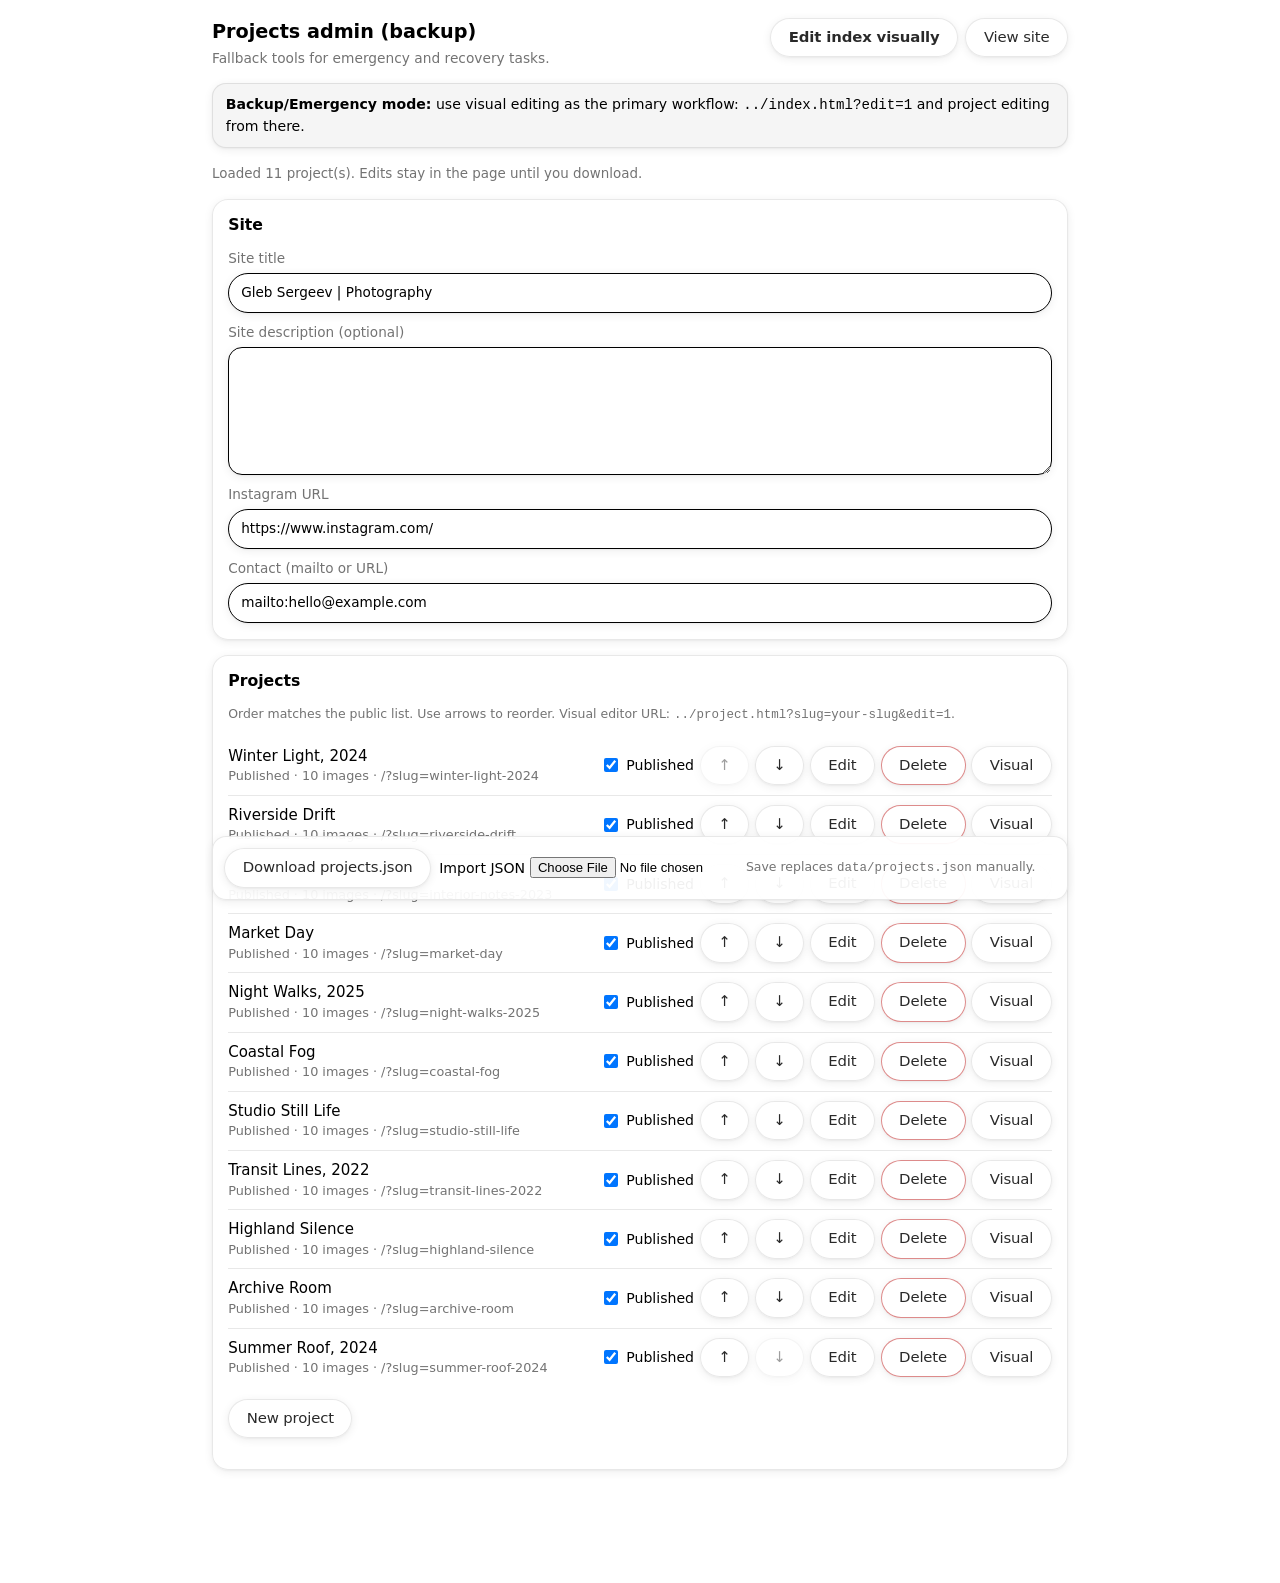
<file: admin/index.html>
<!DOCTYPE html>
<html lang="en">
  <head>
    <meta charset="utf-8" />
    <meta name="viewport" content="width=device-width, initial-scale=1" />
    <title>Projects admin (backup)</title>
    <style>
      :root {
        color-scheme: light dark;
        --border: color-mix(in srgb, CanvasText 14%, transparent);
        --muted: color-mix(in srgb, CanvasText 55%, Canvas);
        --focus: #007aff;
        --edit-control-h: 2.1rem;
        --edit-pill-track-h: calc(var(--edit-control-h) + 4px);
        --edit-pill-bg: rgba(255, 255, 255, 0.94);
        --edit-pill-border: rgba(0, 0, 0, 0.09);
        --edit-pill-shadow: 0 2px 10px rgba(0, 0, 0, 0.07), 0 1px 2px rgba(0, 0, 0, 0.04);
        --edit-pill-hover: rgba(0, 0, 0, 0.05);
      }
      @media (prefers-color-scheme: dark) {
        :root {
          --edit-pill-bg: rgba(58, 58, 60, 0.92);
          --edit-pill-border: rgba(255, 255, 255, 0.12);
          --edit-pill-shadow: 0 2px 14px rgba(0, 0, 0, 0.45), 0 1px 2px rgba(0, 0, 0, 0.25);
          --edit-pill-hover: rgba(255, 255, 255, 0.08);
        }
      }
      * {
        box-sizing: border-box;
      }
      body {
        font-family: -apple-system, BlinkMacSystemFont, "SF Pro Text", "Segoe UI", system-ui, sans-serif;
        font-size: 15px;
        line-height: 1.45;
        margin: 0;
        padding: 1.1rem 1.25rem 2rem;
        max-width: 56rem;
        margin-inline: auto;
      }
      h1 {
        font-size: 1.2rem;
        font-weight: 600;
        margin: 0;
      }
      h2 {
        font-size: 0.98rem;
        font-weight: 600;
        margin: 0 0 0.75rem;
      }
      a {
        color: inherit;
        text-decoration: none;
      }
      .toolbar {
        display: flex;
        flex-wrap: wrap;
        gap: 0.85rem;
        align-items: flex-start;
        justify-content: space-between;
        margin-bottom: 0.9rem;
      }
      .toolbar-meta {
        display: grid;
        gap: 0.2rem;
      }
      .toolbar-subtitle {
        margin: 0;
        font-size: 0.86rem;
        color: var(--muted);
      }
      .toolbar-actions {
        display: inline-flex;
        flex-wrap: wrap;
        gap: 0.45rem;
      }
      .nav-btn,
      button {
        display: inline-flex;
        align-items: center;
        justify-content: center;
        min-height: var(--edit-pill-track-h);
        margin: 0;
        padding: 2px calc(0.66rem + 7px);
        box-sizing: border-box;
        border: 0.5px solid var(--edit-pill-border);
        border-radius: 999px;
        background: var(--edit-pill-bg);
        box-shadow: var(--edit-pill-shadow);
        color: color-mix(in srgb, CanvasText 84%, transparent);
        font: inherit;
        font-size: 0.93rem;
        font-weight: 500;
        line-height: var(--edit-control-h);
        letter-spacing: -0.01em;
        cursor: pointer;
        -webkit-tap-highlight-color: transparent;
      }
      .nav-btn:hover,
      button:hover {
        background: var(--edit-pill-hover);
      }
      .nav-btn--primary {
        font-weight: 600;
      }
      .backup-notice {
        margin: 0 0 1rem;
        padding: 0.65rem 0.8rem;
        border: 0.5px solid var(--edit-pill-border);
        border-radius: 14px;
        background: color-mix(in srgb, CanvasText 4%, Canvas);
        box-shadow: var(--edit-pill-shadow);
        font-size: 0.88rem;
      }
      .backup-notice strong {
        font-weight: 600;
      }
      #status {
        margin: 0.5rem 0 1rem;
        font-size: 0.84rem;
        color: var(--muted);
      }
      #status.error {
        color: CanvasText;
        font-weight: 500;
      }
      section {
        margin: 0 0 0.95rem;
        padding: 0.9rem 0.95rem 1rem;
        border: 0.5px solid var(--edit-pill-border);
        border-radius: 16px;
        background: color-mix(in srgb, Canvas 98%, transparent);
        box-shadow: var(--edit-pill-shadow);
      }
      fieldset {
        border: 0;
        border-radius: 0;
        padding: 0;
        margin: 0;
      }
      legend {
        display: none;
      }
      label.stack {
        display: block;
        margin-top: 0.62rem;
        font-size: 0.85rem;
        color: var(--muted);
      }
      label.stack:first-of-type {
        margin-top: 0;
      }
      input[type="text"],
      input[type="url"],
      input[type="email"],
      input[type="number"],
      textarea {
        display: block;
        width: 100%;
        max-width: 100%;
        min-height: var(--edit-pill-track-h);
        margin-top: 0.28rem;
        padding: 9px 12px;
        font: inherit;
        border: 1px solid #000;
        border-radius: 999px;
        background: #fff;
        color: #000;
        box-shadow: var(--edit-pill-shadow);
      }
      textarea {
        min-height: 8rem;
        border-radius: 14px;
        resize: vertical;
      }
      @media (prefers-color-scheme: dark) {
        input[type="text"],
        input[type="url"],
        input[type="email"],
        input[type="number"],
        textarea {
          border-color: rgba(255, 255, 255, 0.28);
          background: rgba(28, 28, 30, 0.94);
          color: #fff;
        }
      }
      input:focus,
      textarea:focus,
      button:focus-visible,
      select:focus-visible {
        outline: 2px solid var(--focus);
        outline-offset: 1px;
      }
      button:disabled {
        opacity: 0.45;
        cursor: not-allowed;
      }
      button.danger {
        border-color: color-mix(in srgb, #c00 40%, var(--edit-pill-border));
      }
      .row-actions {
        display: flex;
        flex-wrap: wrap;
        gap: 0.35rem;
        align-items: center;
      }
      .project-row {
        display: grid;
        grid-template-columns: 1fr auto;
        gap: 0.5rem 0.75rem;
        align-items: start;
        padding: 0.56rem 0;
        border-bottom: 0.5px solid var(--edit-pill-border);
      }
      .project-row:last-child {
        border-bottom: none;
      }
      .project-row-title {
        font-weight: 500;
      }
      .project-row-meta {
        font-size: 0.8rem;
        color: var(--muted);
      }
      .check-inline {
        display: inline-flex;
        align-items: center;
        gap: 0.3rem;
        font-size: 0.88rem;
        white-space: nowrap;
      }
      .check-inline > input[type="checkbox"] {
        width: 14px;
        height: 14px;
      }
      #editor-section {
        margin-top: 0.95rem;
      }
      #editor-section[hidden] {
        display: none !important;
      }
      .image-row {
        display: grid;
        grid-template-columns: 3rem 1fr auto;
        gap: 0.5rem;
        align-items: center;
        padding: 0.4rem 0;
        border-bottom: 0.5px solid var(--edit-pill-border);
      }
      .image-row:last-child {
        border-bottom: none;
      }
      .image-row img {
        width: 3rem;
        height: 3rem;
        object-fit: cover;
        border-radius: 4px;
        border: 0.5px solid var(--edit-pill-border);
        background: color-mix(in srgb, CanvasText 6%, Canvas);
      }
      .image-row img[data-broken="1"] {
        visibility: hidden;
      }
      .hint {
        font-size: 0.78rem;
        color: var(--muted);
        margin-top: 0.2rem;
      }
      .actions-bar {
        position: sticky;
        bottom: 0;
        margin-top: 1.15rem;
        padding: 0.7rem;
        background: color-mix(in srgb, Canvas 94%, transparent);
        border: 0.5px solid var(--edit-pill-border);
        border-radius: 14px;
        box-shadow: var(--edit-pill-shadow);
        display: flex;
        flex-wrap: wrap;
        gap: 0.5rem;
        align-items: center;
      }
      #import-json {
        font-size: 0.82rem;
        max-width: 13rem;
      }
      @media (max-width: 760px) {
        body {
          padding-inline: 0.75rem;
        }
        section {
          border-radius: 12px;
          padding: 0.8rem;
        }
        .toolbar {
          flex-direction: column;
          align-items: stretch;
        }
      }
    </style>
  </head>
  <body>
    <header class="toolbar">
      <div class="toolbar-meta">
        <h1>Projects admin (backup)</h1>
        <p class="toolbar-subtitle">Fallback tools for emergency and recovery tasks.</p>
      </div>
      <div class="toolbar-actions">
        <a class="nav-btn nav-btn--primary" href="../index.html?edit=1">Edit index visually</a>
        <a class="nav-btn" href="../index.html">View site</a>
      </div>
    </header>
    <p class="backup-notice">
      <strong>Backup/Emergency mode:</strong> use visual editing as the primary workflow:
      <code>../index.html?edit=1</code> and project editing from there.
    </p>
    <p id="status" aria-live="polite"></p>

    <section aria-labelledby="site-heading">
      <h2 id="site-heading">Site</h2>
      <fieldset>
        <legend>Settings</legend>
        <div id="site-fields"></div>
      </fieldset>
    </section>

    <section aria-labelledby="projects-heading">
      <h2 id="projects-heading">Projects</h2>
      <p class="hint">
        Order matches the public list. Use arrows to reorder. Visual editor URL:
        <code>../project.html?slug=your-slug&amp;edit=1</code>.
      </p>
      <div id="project-list"></div>
      <p style="margin-top: 0.75rem">
        <button type="button" id="add-project">New project</button>
      </p>
    </section>

    <section id="editor-section" aria-labelledby="editor-heading" hidden>
      <h2 id="editor-heading">Edit project</h2>
      <fieldset>
        <legend id="editor-legend">Details</legend>
        <div id="editor-body"></div>
      </fieldset>
    </section>

    <div class="actions-bar">
      <button type="button" id="download-json">Download projects.json</button>
      <label class="check-inline">
        <span>Import JSON</span>
        <input type="file" id="import-json" accept=".json,application/json" />
      </label>
      <span class="hint" style="margin: 0">Save replaces <code>data/projects.json</code> manually.</span>
    </div>

    <script src="admin.js" type="module"></script>
  </body>
</html>
</file>
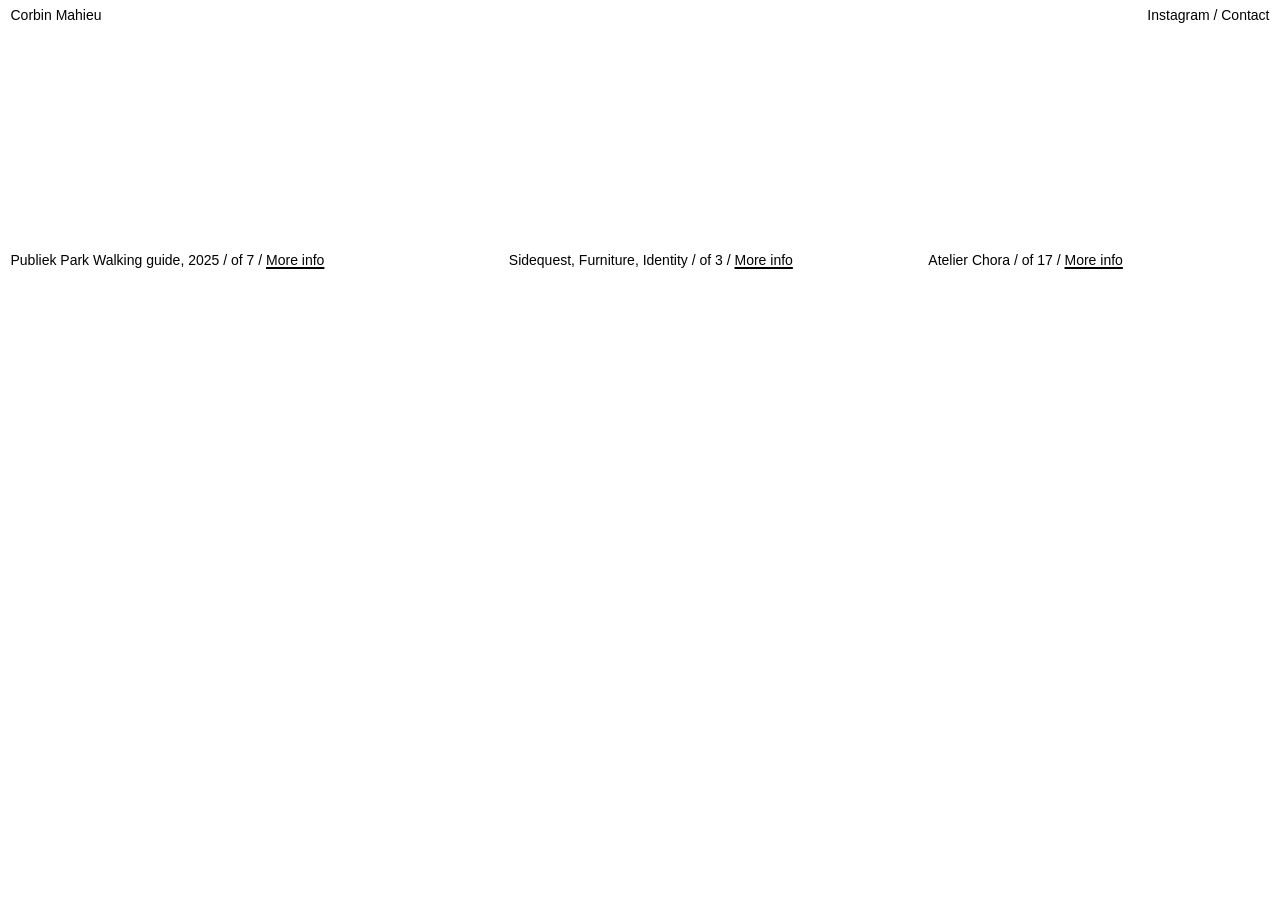
<file: reference/Corbin Mahieu _ Graphic Design _ Art Direction.html>
<!DOCTYPE html>

<html class="font-sans text-base antialiased" lang="en" prefix="og: http://ogp.me/ns# fb: http://ogp.me/ns/fb#">

	<head>

		<link rel="home" href="https://corbinmahieu.be/">
<link rel="canonical" href="https://corbinmahieu.be/">
<meta property="og:url" content="https://corbinmahieu.be/"><meta name="twitter:url" content="https://corbinmahieu.be/"><meta property="og:locale" content="en-BE">
<title>Corbin Mahieu | Graphic Design | Art Direction</title>
    <meta name="description" content="Studio Corbin Mahieu is a graphic design practice that concerns itself with visual communication. You can contact us for (almost) every visual project.">
    <meta name="image" content="https://corbinmahieu.be/assets/images/_1200x675_crop_center-center_none/3607/meDSCF3316-1good_black_me_plat.jpg?v=1762187960">
    <meta property="og:description" content="Studio Corbin Mahieu is a graphic design practice that concerns itself with visual communication. You can contact us for (almost) every visual project.">
    <meta property="og:image" content="https://corbinmahieu.be/assets/images/_1200x630_crop_center-center_none/3607/meDSCF3316-1good_black_me_plat.jpg?v=1762187961">
    <meta name="twitter:description" content="Studio Corbin Mahieu is a graphic design practice that concerns itself with visual communication. You can contact us for (almost) every visual project.">
    <meta name="twitter:image" content="https://corbinmahieu.be/assets/images/_1200x600_crop_center-center_none/3607/meDSCF3316-1good_black_me_plat.jpg?v=1762187962">
    <meta property="og:image:type" content="image/jpeg">
    <meta property="og:image:width" content="1200">
    <meta property="og:image:height" content="630">
    

		<meta charset="utf-8">
		<meta name="viewport" content="width=device-width, initial-scale=1, shrink-to-fit=no">

		<link rel="dns-prefetch" href="https://corbinmahieu.be/">
		<link rel="preconnect" href="https://corbinmahieu.be/" crossorigin="crossorigin">

		
	<link rel="apple-touch-icon" sizes="57x57" href="https://corbinmahieu.be/dist/favicons/apple-touch-icon-57x57.png">
	<link rel="apple-touch-icon" sizes="60x60" href="https://corbinmahieu.be/dist/favicons/apple-touch-icon-60x60.png">
	<link rel="apple-touch-icon" sizes="72x72" href="https://corbinmahieu.be/dist/favicons/apple-touch-icon-72x72.png">
	<link rel="apple-touch-icon" sizes="76x76" href="https://corbinmahieu.be/dist/favicons/apple-touch-icon-76x76.png">
	<link rel="apple-touch-icon" sizes="114x114" href="https://corbinmahieu.be/dist/favicons/apple-touch-icon-114x114.png">
	<link rel="apple-touch-icon" sizes="120x120" href="https://corbinmahieu.be/dist/favicons/apple-touch-icon-120x120.png">
	<link rel="apple-touch-icon" sizes="144x144" href="https://corbinmahieu.be/dist/favicons/apple-touch-icon-144x144.png">
	<link rel="apple-touch-icon" sizes="152x152" href="https://corbinmahieu.be/dist/favicons/apple-touch-icon-152x152.png">
	<link rel="apple-touch-icon" sizes="167x167" href="https://corbinmahieu.be/dist/favicons/apple-touch-icon-167x167.png">
	<link rel="apple-touch-icon" sizes="180x180" href="https://corbinmahieu.be/dist/favicons/apple-touch-icon-180x180.png">
	<link rel="apple-touch-icon" sizes="1024x1024" href="https://corbinmahieu.be/dist/favicons/apple-touch-icon-1024x1024.png">
	<link rel="apple-touch-startup-image" media="(device-width: 320px) and (device-height: 480px) and (-webkit-device-pixel-ratio: 1)" href="https://corbinmahieu.be/dist/favicons/apple-touch-startup-image-320x460.png">
	<link rel="apple-touch-startup-image" media="(device-width: 320px) and (device-height: 480px) and (-webkit-device-pixel-ratio: 2)" href="https://corbinmahieu.be/dist/favicons/apple-touch-startup-image-640x920.png">
	<link rel="apple-touch-startup-image" media="(device-width: 320px) and (device-height: 568px) and (-webkit-device-pixel-ratio: 2)" href="https://corbinmahieu.be/dist/favicons/apple-touch-startup-image-640x1096.png">
	<link rel="apple-touch-startup-image" media="(device-width: 375px) and (device-height: 667px) and (-webkit-device-pixel-ratio: 2)" href="https://corbinmahieu.be/dist/favicons/apple-touch-startup-image-750x1294.png">
	<link rel="apple-touch-startup-image" media="(device-width: 414px) and (device-height: 736px) and (orientation: landscape) and (-webkit-device-pixel-ratio: 3)" href="https://corbinmahieu.be/dist/favicons/apple-touch-startup-image-1182x2208.png">
	<link rel="apple-touch-startup-image" media="(device-width: 414px) and (device-height: 736px) and (orientation: portrait) and (-webkit-device-pixel-ratio: 3)" href="https://corbinmahieu.be/dist/favicons/apple-touch-startup-image-1242x2148.png">
	<link rel="apple-touch-startup-image" media="(device-width: 768px) and (device-height: 1024px) and (orientation: landscape) and (-webkit-device-pixel-ratio: 1)" href="https://corbinmahieu.be/dist/favicons/apple-touch-startup-image-748x1024.png">
	<link rel="apple-touch-startup-image" media="(device-width: 768px) and (device-height: 1024px) and (orientation: landscape) and (-webkit-device-pixel-ratio: 2)" href="https://corbinmahieu.be/dist/favicons/apple-touch-startup-image-1496x2048.png">
	<link rel="apple-touch-startup-image" media="(device-width: 768px) and (device-height: 1024px) and (orientation: portrait) and (-webkit-device-pixel-ratio: 1)" href="https://corbinmahieu.be/dist/favicons/apple-touch-startup-image-768x1004.png">
	<link rel="apple-touch-startup-image" media="(device-width: 768px) and (device-height: 1024px) and (orientation: portrait) and (-webkit-device-pixel-ratio: 2)" href="https://corbinmahieu.be/dist/favicons/apple-touch-startup-image-1536x2008.png">
	<link rel="icon" type="image/png" sizes="16x16" href="https://corbinmahieu.be/dist/favicons/favicon-16x16.png">
	<link rel="icon" type="image/png" sizes="32x32" href="https://corbinmahieu.be/dist/favicons/favicon-32x32.png">
	<link rel="icon" type="image/png" sizes="228x228" href="https://corbinmahieu.be/dist/favicons/coast-228x228.png">
	<link rel="manifest" href="https://corbinmahieu.be/dist/favicons/manifest.json">
	<link rel="shortcut icon" href="https://corbinmahieu.be/dist/favicons/favicon.ico">
	<link rel="yandex-tableau-widget" href="https://corbinmahieu.be/dist/favicons/yandex-browser-manifest.json">
	<meta name="apple-mobile-web-app-capable" content="yes">
	<meta name="apple-mobile-web-app-status-bar-style" content="black-translucent">
	<meta name="apple-mobile-web-app-title">
	<meta name="application-name">
	<meta name="mobile-web-app-capable" content="yes">
	<meta name="msapplication-TileColor" content="#fff">
	<meta name="msapplication-TileImage" content="https://corbinmahieu.be/dist/favicons/mstile-144x144.png">
	<meta name="msapplication-config" content="https://corbinmahieu.be/dist/favicons/browserconfig.xml">
	<meta name="theme-color" content="#fff">


		
		<style>:root{--swiper-theme-color:#007aff}.swiper{list-style:none;margin-left:auto;margin-right:auto;overflow:hidden;padding:0;position:relative;z-index:1}.swiper-wrapper{box-sizing:content-box;display:flex;height:100%;position:relative;width:100%;z-index:1}.swiper-wrapper{transform:translateZ(0)}.swiper-slide{flex-shrink:0;height:100%;position:relative}:root{--swiper-navigation-size:44px}.swiper-slide{-webkit-backface-visibility:hidden;-webkit-transform:translateZ(0)}.swiper-wrapper{-webkit-transform:translateZ(0);-webkit-transform-style:preserve-3d}*,:after,:before{border:0 solid #e5e7eb;box-sizing:border-box}:after,:before{--tw-content:""}html{-webkit-text-size-adjust:100%;font-feature-settings:normal;font-family:Antique-Legacy,-apple-system,BlinkMacSystemFont,Segoe UI,Roboto,Helvetica Neue,Arial,sans-serif;font-variation-settings:normal;line-height:1.5;-moz-tab-size:4;-o-tab-size:4;tab-size:4}body{line-height:inherit;margin:0}h1{font-size:inherit;font-weight:inherit}a{color:inherit;text-decoration:inherit}strong{font-weight:bolder}button{font-feature-settings:inherit;color:inherit;font-family:inherit;font-size:100%;font-variation-settings:inherit;font-weight:inherit;line-height:inherit;margin:0;padding:0}button{text-transform:none}button{-webkit-appearance:button;background-color:transparent;background-image:none}:-moz-focusring{outline:auto}:-moz-ui-invalid{box-shadow:none}::-webkit-inner-spin-button,::-webkit-outer-spin-button{height:auto}::-webkit-search-decoration{-webkit-appearance:none}::-webkit-file-upload-button{-webkit-appearance:button;font:inherit}h1,p{margin:0}ul{list-style:none;margin:0;padding:0}img{display:block;vertical-align:middle}img{height:auto;max-width:100%}*{scrollbar-color:auto;scrollbar-width:auto}*,:after,:before{--tw-border-spacing-x:0;--tw-border-spacing-y:0;--tw-translate-x:0;--tw-translate-y:0;--tw-rotate:0;--tw-skew-x:0;--tw-skew-y:0;--tw-scale-x:1;--tw-scale-y:1;--tw-pan-x: ;--tw-pan-y: ;--tw-pinch-zoom: ;--tw-scroll-snap-strictness:proximity;--tw-gradient-from-position: ;--tw-gradient-via-position: ;--tw-gradient-to-position: ;--tw-ordinal: ;--tw-slashed-zero: ;--tw-numeric-figure: ;--tw-numeric-spacing: ;--tw-numeric-fraction: ;--tw-ring-inset: ;--tw-ring-offset-width:0px;--tw-ring-offset-color:#fff;--tw-ring-color:rgba(59,130,246,.5);--tw-ring-offset-shadow:0 0 #0000;--tw-ring-shadow:0 0 #0000;--tw-shadow:0 0 #0000;--tw-shadow-colored:0 0 #0000;--tw-blur: ;--tw-brightness: ;--tw-contrast: ;--tw-grayscale: ;--tw-hue-rotate: ;--tw-invert: ;--tw-saturate: ;--tw-sepia: ;--tw-drop-shadow: ;--tw-backdrop-blur: ;--tw-backdrop-brightness: ;--tw-backdrop-contrast: ;--tw-backdrop-grayscale: ;--tw-backdrop-hue-rotate: ;--tw-backdrop-invert: ;--tw-backdrop-opacity: ;--tw-backdrop-saturate: ;--tw-backdrop-sepia: }::backdrop{--tw-border-spacing-x:0;--tw-border-spacing-y:0;--tw-translate-x:0;--tw-translate-y:0;--tw-rotate:0;--tw-skew-x:0;--tw-skew-y:0;--tw-scale-x:1;--tw-scale-y:1;--tw-pan-x: ;--tw-pan-y: ;--tw-pinch-zoom: ;--tw-scroll-snap-strictness:proximity;--tw-gradient-from-position: ;--tw-gradient-via-position: ;--tw-gradient-to-position: ;--tw-ordinal: ;--tw-slashed-zero: ;--tw-numeric-figure: ;--tw-numeric-spacing: ;--tw-numeric-fraction: ;--tw-ring-inset: ;--tw-ring-offset-width:0px;--tw-ring-offset-color:#fff;--tw-ring-color:rgba(59,130,246,.5);--tw-ring-offset-shadow:0 0 #0000;--tw-ring-shadow:0 0 #0000;--tw-shadow:0 0 #0000;--tw-shadow-colored:0 0 #0000;--tw-blur: ;--tw-brightness: ;--tw-contrast: ;--tw-grayscale: ;--tw-hue-rotate: ;--tw-invert: ;--tw-saturate: ;--tw-sepia: ;--tw-drop-shadow: ;--tw-backdrop-blur: ;--tw-backdrop-brightness: ;--tw-backdrop-contrast: ;--tw-backdrop-grayscale: ;--tw-backdrop-hue-rotate: ;--tw-backdrop-invert: ;--tw-backdrop-opacity: ;--tw-backdrop-saturate: ;--tw-backdrop-sepia: }.fixed{position:fixed}.absolute{position:absolute}.relative{position:relative}.sticky{position:sticky}.bottom-0{bottom:0}.left-0{left:0}.right-0{right:0}.top-0{top:0}.z-40{z-index:40}.z-50{z-index:50}.z-\[99999\]{z-index:99999}.order-last{order:9999}.-mt-\[31px\]{margin-top:-31px}.mb-1{margin-bottom:.25rem}.mb-4{margin-bottom:1rem}.mt-auto{margin-top:auto}.block{display:block}.flex{display:flex}.hidden{display:none}.h-\[calc\(100\%-24px\)\]{height:calc(100% - 24px)}.h-full{height:100%}.max-h-full{max-height:100%}.w-\[100px\]{width:100px}.w-\[45px\]{width:45px}.w-auto{width:auto}.w-full{width:100%}.min-w-\[45px\]{min-width:45px}.max-w-\[45px\]{max-width:45px}.flex-col{flex-direction:column}.items-center{align-items:center}.justify-between{justify-content:space-between}.overflow-y-auto{overflow-y:auto}.border-b-2{border-bottom-width:2px}.border-black{--tw-border-opacity:1;border-color:rgb(0 0 0/var(--tw-border-opacity))}.bg-white{--tw-bg-opacity:1;background-color:rgb(255 255 255/var(--tw-bg-opacity))}.object-contain{-o-object-fit:contain;object-fit:contain}.object-center{-o-object-position:center;object-position:center}.px-3{padding-left:.75rem;padding-right:.75rem}.py-2{padding-bottom:.5rem;padding-top:.5rem}.pb-1{padding-bottom:.25rem}.pb-3{padding-bottom:.75rem}.pt-2{padding-top:.5rem}.pt-\[31px\]{padding-top:31px}.text-center{text-align:center}.font-sans{font-family:Antique-Legacy,-apple-system,BlinkMacSystemFont,Segoe UI,Roboto,Helvetica Neue,Arial,sans-serif}.text-base{font-size:14px;line-height:17px}.font-normal{font-weight:400}.not-italic{font-style:normal}.underline{text-decoration-line:underline}.decoration-\[1\.5px\]{text-decoration-thickness:1.5px}.underline-offset-\[1\.5px\]{text-underline-offset:1.5px}.antialiased{-webkit-font-smoothing:antialiased;-moz-osx-font-smoothing:grayscale}[x-cloak]{display:none!important}.lazyload{opacity:0}.last\:mb-0:last-child{margin-bottom:0}@media (min-width:768px){.md\:order-first{order:-9999}.md\:mb-0{margin-bottom:0}.md\:mb-4{margin-bottom:1rem}.md\:mr-3{margin-right:.75rem}.md\:block{display:block}.md\:inline{display:inline}.md\:flex{display:flex}.md\:hidden{display:none}.md\:h-full{height:100%}.md\:w-1\/2{width:50%}.md\:w-auto{width:auto}.md\:flex-row{flex-direction:row}.md\:flex-wrap{flex-wrap:wrap}.md\:items-start{align-items:flex-start}.md\:space-x-3>:not([hidden])~:not([hidden]){--tw-space-x-reverse:0;margin-left:calc(.75rem*(1 - var(--tw-space-x-reverse)));margin-right:calc(.75rem*var(--tw-space-x-reverse))}.md\:overflow-hidden{overflow:hidden}.md\:border-0{border-width:0}.md\:px-0{padding-left:0;padding-right:0}.md\:pb-0{padding-bottom:0}.md\:pb-2{padding-bottom:.5rem}.md\:pt-0{padding-top:0}.md\:pt-\[28vh\]{padding-top:28vh}.md\:text-left{text-align:left}.md\:first\:ml-3:first-child{margin-left:.75rem}}</style>
		<link href="https://corbinmahieu.be/dist/main.ec59a29dd85ae55fd645.css" rel="stylesheet" media="print" onload="this.media=&#039;all&#039;">
<noscript><link href="https://corbinmahieu.be/dist/main.ec59a29dd85ae55fd645.css" rel="stylesheet"></noscript>

	<style>
			@font-face{font-family:'Antique-Legacy';src:url('https://corbinmahieu.be/dist/fonts/Antique-Legacy-Medium.woff2');src:url('https://corbinmahieu.be/dist/fonts/Antique-Legacy-Medium.woff') format('woff');font-weight:400;font-style:normal}
		</style></head>

	
		<body class="md:overflow-hidden fixed top-0 bottom-0 left-0 right-0">

	
		
<nav class="relative w-full top-0 left-0 right-0 z-[99999] overflow-y-auto max-h-full" x-data="{ show: false }" x-trap="show" @click.away="show = false">
	<ul class="sticky top-0 w-full flex justify-between px-3 py-2  bg-white">
		<li><a class="block md:hover:underline underline-offset-[1.5px] decoration-[1.5px]" href="#" @click.prevent="show = ! show" x-text="show ? 'Close' : 'Corbin Mahieu'">Corbin Mahieu</a></li>
		<li><a class="md:hover:underline underline-offset-[1.5px] decoration-[1.5px]" href="https://www.instagram.com/corbinmahieu/" target="_blank">Instagram</a> / <a class="hover:underline underline-offset-[1.5px] decoration-[1.5px]" href="mailto:info@corbinmahieu.be">Contact</a></li>
	</ul>

	<div x-cloak x-show="show" x-collapse.duration.500ms>

		<div class="flex flex-col md:flex-row md:space-x-3 px-3 py-2 bg-white">
			<div class="w-full md:w-1/2 mb-4 md:mb-0">

						
			
			<div x-data="{ tab: 1, showMobNav: false, text: '' }">

				<a href="#" class="flex justify-between border-b-2 border-black pb-1 mb-1 md:hidden" @click.prevent="showMobNav = ! showMobNav"><span x-text="text"></span><span x-text="showMobNav ? '&uarr;' : '&darr;'">&darr;</span></a>
				


				<div x-show="showMobNav || $screen('md')">

					<ul class="md:flex md:flex-wrap  border-b-2 border-black pb-1 mb-1 md:border-0 md:pb-0 md:mb-4">
					
						
							<li><a x-init="text = 'About'"  href="#" class="underline-offset-[1.5px] decoration-[1.5px] hover:underline" :class="tab == 1 ? 'underline' : ''" @click.prevent="tab = 1; text = 'About'; showMobNav = false">About</a>  <span class="hidden md:inline">/&nbsp;</span> </li>
					
						
							<li><a   href="#" class="underline-offset-[1.5px] decoration-[1.5px] hover:underline" :class="tab == 2 ? 'underline' : ''" @click.prevent="tab = 2; text = 'Services'; showMobNav = false">Services</a>  <span class="hidden md:inline">/&nbsp;</span> </li>
					
						
							<li><a   href="#" class="underline-offset-[1.5px] decoration-[1.5px] hover:underline" :class="tab == 3 ? 'underline' : ''" @click.prevent="tab = 3; text = 'Approach'; showMobNav = false">Approach</a>  <span class="hidden md:inline">/&nbsp;</span> </li>
					
						
							<li><a   href="#" class="underline-offset-[1.5px] decoration-[1.5px] hover:underline" :class="tab == 4 ? 'underline' : ''" @click.prevent="tab = 4; text = 'Web-design'; showMobNav = false">Web-design</a>  <span class="hidden md:inline">/&nbsp;</span> </li>
					
						
							<li><a   href="#" class="underline-offset-[1.5px] decoration-[1.5px] hover:underline" :class="tab == 5 ? 'underline' : ''" @click.prevent="tab = 5; text = 'Freelance'; showMobNav = false">Freelance</a>  <span class="hidden md:inline">/&nbsp;</span> </li>
					
						
							<li><a   href="#" class="underline-offset-[1.5px] decoration-[1.5px] hover:underline" :class="tab == 6 ? 'underline' : ''" @click.prevent="tab = 6; text = 'Co-Working Space'; showMobNav = false">Co-Working Space</a> </li>
					
						
					</ul>

				</div>

				
				<div x-show="tab == 1">
					<p class="mb-4 last:mb-0">Studio Corbin Mahieu is a&nbsp;col­lab­o­ra­tive graph­ic design stu­dio that focus­es on the visu­al aspects of com­mu­ni­ca­tion. You can con­tact us for (almost) every visu­al project: books, pub­li­ca­tions, web­sites, logos, brand iden­ti­ties, ani­ma­tions, com­mu­ni­ca­tion approach, con­tent cre­ation, posters or fly­ers and all print­ed mat­ter. The goal of our prac­tice is to reach new depths and to make strong visu­al and intel­lec­tu­al out­comes for our clients, where qual­i­ty and an hon­est con­nec­tion is key. Read about our approach on web­de­sign, our co-work­ing space in Ghent and free­lance sup­port in the oth­er&nbsp;tabs.<br></p>
<p class="mb-4 last:mb-0">What is our&nbsp;quest?</p>
<p class="mb-4 last:mb-0">The stu­dio was found­ed by graph­ic design­er and art direc­tor Corbin Mahieu and is based in Gent, Belgium. After study­ing in Sint Lucas, Gent, Corbin fur­ther devel­oped his skills as an inde­pen­dent design­er in London and Los Angeles. After being an inde­pen­dent and free­lance design­er for eight years, his prac­tice expand­ed into a&nbsp;design stu­dio in <span class="numbers">2022</span>. What start­ed as a&nbsp;one-man plan, evolved into a&nbsp;pas­sion­ate net­work of cre­atives dri­ven by chal­lenges and held togeth­er by the quest for sus­tain­able design with a&nbsp;long-last­ing impact.</p>

<p class="mb-4 last:mb-0">The perks of this col­lab­o­ra­tive studio?</p>

<p class="mb-4 last:mb-0">We believe this atyp­i­cal way of co-cre­at­ing poured a&nbsp;new mind­set into the stu­dio. By hous­ing var­i­ous pro­files, the stu­dio can eas­i­ly and quick­ly adapt to dif­fer­ent client needs. Being able to gath­er a&nbsp;team of cre­atives allows us to work in a&nbsp;flex­i­ble way, with­out restric­tions and tai­lored to the needs of each project. Because of this, the stu­dio is reach­able for projects of all kinds of scales. Besides a&nbsp;greater cre­ative out­come, this flex­i­bil­i­ty also ben­e­fits projects finan­cial­ly, since the team and resources can be pre­cise­ly targeted.<br></p>
<p class="mb-4 last:mb-0">Inspired by these&nbsp;words?</p>
<p class="mb-4 last:mb-0"><strong class="font-normal">Feel free to reach out so we can set up a&nbsp;meet­ing. We pre­fer in-per­son com­mu­ni­ca­tion over elec­tron­ic cor­re­spon­dence. We are always look­ing for­ward to invit­ing new clients at our stu­dio in Ghent. (Nieuwevaart <span class="numbers">122</span>, <span class="numbers">001</span>) Let’s get togeth­er and see what we can come up&nbsp;with.</strong></p>
<p class="mb-4 last:mb-0">Contact<br></p>
<p class="mb-4 last:mb-0">Follow us on <a href="https://www.instagram.com/corbinmahieu/" target="_blank" rel="noreferrer noopener" class="underline hover:no-underline underline-offset-[1.5px] decoration-[1.5px]">Instagram</a><br>Send a&nbsp;mail to <a href="mailto:info@corbinmahieu.be" target="_blank" rel="noreferrer noopener" class="underline hover:no-underline underline-offset-[1.5px] decoration-[1.5px]">info@​corbinmahieu.​be</a></p>				</div>

				
				<div x-show="tab == 2">
					<p class="mb-4 last:mb-0"><strong class="font-normal">Even though most of our work man­i­fests itself through visu­al impact, we tru­ly believe in a&nbsp;con­cep­tu­al approach. Our stu­dio enjoys the chal­lenge of pro­vid­ing uneasy solu­tions that take time to digest and have a&nbsp;mean­ing­ful long-last­ing impact. On the oth­er hand, we believe in authen­tic and hon­est con­cepts because we believe that sim­plic­i­ty enhances the con­tent. We are always thor­ough with our ideas to make sure they hold up; this means we take time to think things through. As afore­men­tioned: it’s all about the quest for sus­tain­able design, cre­at­ing some­thing that has a&nbsp;long-last­ing impact. We embrace each pro­jectt as a&nbsp;chal­lenge. A&nbsp;chal­lenge to sur­pass this fast-paced world and the econ­o­my of quick and cheap sat­is­fac­tion. We feel oblig­ed to go fur­ther and look beyond the indus­try codes. The goal of our prac­tice is to reach new depths and to make strong visu­al and intel­lec­tu­al outcomes.</strong></p>
<p class="mb-4 last:mb-0"><strong class="font-normal"><strong class="font-normal">What do we make?<br></strong></strong><strong class="font-normal"><br>Visual Identities, Branding, Logos, Social Media, Templates, Motion Design, Publications, Banners, Flyers, Printed Matter, Signalisation, Event Branding, Merchandise, Artworks, Lp Design, Video, Animation, Webdesign, Book Design, Posters, Photography, Packaging Signage, Workshops and Freelance or Brainstorm Support.</strong><br></p>
<p class="mb-4 last:mb-0">Who are our clients?<br></p>

<p class="mb-4 last:mb-0">They range from self-employed entre­pre­neurs, design­ers, archi­tects, artists to cul­tur­al insti­tutes and even music clubs or big­ger com­mer­cial com­pa­nies. Quality and an hon­est con­nec­tion is key. The stu­dio keeps striv­ing to find unique and atyp­i­cal con­cepts or out­comes that fit our client’s expec­ta­tions. Having this design phi­los­o­phy allows us to pro­duce strong and visu­al­ly expres­sive aes­thet­ics, but can also result in a&nbsp;min­i­mal­is­tic typo­graph­i­cal sim­plic­i­ty. We are not afraid to work with­in these con­tra­dic­tions, they chal­lenge and inspire us. We always love to chal­lenge dif­fer­ent bound­aries or con­ven­tions. Often result­ing in a&nbsp;wide range of visu­al pos­si­bil­i­ties, ful­fill­ing wish­es our client did­n’t know they had in the first place. Inspired by these words? Feel free to con­tact us for a&nbsp;chat. We would love to hear your take on&nbsp;this.</p>
<p class="mb-4 last:mb-0"><strong class="font-normal">Inspired by these&nbsp;words?</strong></p>
<p class="mb-4 last:mb-0"><strong class="font-normal"><strong class="font-normal">Feel free to reach out so we can set up a&nbsp;meet­ing. We pre­fer in-per­son com­mu­ni­ca­tion over elec­tron­ic cor­re­spon­dence. We are always look­ing for­ward to invit­ing new clients at our stu­dio in Ghent. (Nieuwevaart <span class="numbers">122</span>, <span class="numbers">001</span>) Let’s get togeth­er and see what we can come up&nbsp;with.</strong></strong></p>
<p class="mb-4 last:mb-0">Contact<br></p>
<p class="mb-4 last:mb-0">Follow us on <a href="https://www.instagram.com/corbinmahieu/" target="_blank" rel="noreferrer noopener" class="underline hover:no-underline underline-offset-[1.5px] decoration-[1.5px]">Instagram</a><br>Send a&nbsp;mail to <a href="mailto:info@corbinmahieu.be" target="_blank" rel="noreferrer noopener" class="underline hover:no-underline underline-offset-[1.5px] decoration-[1.5px]">info@​corbinmahieu.​be</a></p>				</div>

				
				<div x-show="tab == 3">
					<p class="mb-4 last:mb-0"><strong class="font-normal">Finding con­nec­tion through con­ver­sa­tion is key. Every project has its own per­son­al needs, we don’t, there­fore, believe in a&nbsp;strict and repet­i­tive approach. Our client’s take is cru­cial. This is why, before start­ing a&nbsp;new project, we like to invite you to our stu­dio in Ghent. By pro­found­ly lis­ten­ing to your sto­ry, we are able to iden­ti­fy your wish­es. Always curi­ous to find out more about your par­tic­u­lar chal­lenges, we are eager to devel­op a&nbsp;unique solu­tion that per­fect­ly answers your&nbsp;needs.&nbsp;</strong></p>
<p class="mb-4 last:mb-0"><strong class="font-normal">How do we start?<br><br>It can be use­ful to get us involved dur­ing the ear­ly brain­storm phase of a&nbsp;project. Here we can also take on the role of the art direc­tion, instead of only focus­ing on the graph­i­cal pro­duc­tion. This approach ensures that the ideas and con­cepts are con­sis­tent through­out your project. Because of this involve­ment ear­ly in the process, we can help cre­ate pos­si­bil­i­ties that are real­is­able and suit­ed for your needs. Speaking of ear­ly involve­ment, we love to help you with your brand guide before we start build­ing your new iden­ti­ty. Also, keep in mind that you’re in direct con­tact with the devel­op­er. No inter­me­di­aries are involved, pro­vid­ing a&nbsp;smooth, per­son­al and has­sle-free collaboration.</strong></p>
<p class="mb-4 last:mb-0"><strong class="font-normal">Before work­ing on each project, we pre­fer to start with a&nbsp;well-defined pro­pos­al that already cov­ers all aspects of what is required. A&nbsp;well-con­sid­ered and broad­ly devel­oped iden­ti­ty gives a&nbsp;bet­ter result than if the focus is divid­ed among sev­er­al pro­pos­als. Our pro­pos­al always includes two rounds of cor­rec­tions. Feel free to mail us for an non-bind­ing invoice or an meet­ing in the studio.</strong><br></p>
<p class="mb-4 last:mb-0"><strong class="font-normal">Inspired by these&nbsp;words?<br></strong></p>
<p class="mb-4 last:mb-0"><strong class="font-normal"><strong class="font-normal">Feel free to reach out so we can set up a&nbsp;meet­ing. We pre­fer in-per­son com­mu­ni­ca­tion over elec­tron­ic cor­re­spon­dence. We are always look­ing for­ward to invit­ing new clients at our stu­dio in Ghent. (Nieuwevaart <span class="numbers">122</span>, <span class="numbers">001</span>) Let’s get togeth­er and see what we can come up&nbsp;with.</strong></strong></p>
<p class="mb-4 last:mb-0">Contact<br></p>
<p class="mb-4 last:mb-0">Follow us on <a href="https://www.instagram.com/corbinmahieu/" target="_blank" rel="noreferrer noopener" class="underline hover:no-underline underline-offset-[1.5px] decoration-[1.5px]">Instagram</a><br>Send a&nbsp;mail to <a href="mailto:info@corbinmahieu.be" target="_blank" rel="noreferrer noopener" class="underline hover:no-underline underline-offset-[1.5px] decoration-[1.5px]">info@​corbinmahieu.​be</a></p>				</div>

				
				<div x-show="tab == 4">
					<p class="mb-4 last:mb-0"><strong class="font-normal">Besides print­ed mat­ter and all-round brand­ing approach­es we also help clients to redesign their dig­i­tal lan­guage. Whether you need a&nbsp;fresh start, your web­site needs an update or you’re con­sid­er­ing an excit­ing expan­sion strat­e­gy, we are hap­py to guide you through the process. Since every web­site is unique, pric­ing depends on the appli­ca­tions and func­tion­al­i­ties required. That’s why we like to meet poten­tial clients first, so we can align expec­ta­tions. Or, do you only need the basics? A&nbsp;two-page web­site starts from €<span class="numbers">4</span>,<span class="numbers">000</span> (exclud­ing <span class="caps">VAT</span>) (Coding + Design) but this price can go up depend­ing on the want­ed features.</strong></p>
<p class="mb-4 last:mb-0"><strong class="font-normal">How do we start work­ing on a&nbsp;web­site?<br><br>After analysing your brand and iden­ti­fy­ing your goal, we send you a&nbsp;clear offer. Once approved, we devel­op a&nbsp;visu­al approach for the web­site and already sketch the dif­fer­ent pages. At this point, our very reli­able devel­op­ers come into action. Besides design­ing visu­al­ly strong front-end web­sites, we also help with improv­ing our clients’ reach by enhanc­ing their social media approach. We can devel­op fil­ters and tem­plates, allow­ing you to set up funky social media posts in no time. If you want to devel­op this aspect fur­ther, no prob­lem, we can get you in touch with our social media part­ner.<br><br>Will the back­end or <span class="caps">CMS</span> be user-friendly?</strong></p>
<p class="mb-4 last:mb-0"><strong class="font-normal">Thanks to a&nbsp;user friend­ly con­tent man­age­ment sys­tem, we are able to gen­er­ate auto­mat­ic newslet­ters, project sheets or oth­er data­base solu­tions. Using this man­ner of work­ing, togeth­er we can effi­cient­ly organ­ise and pro­mote your prod­uct. Meaning you can eas­i­ly adapt or add your own texts and images. In need of data­base dri­ven back-end devel­op­ment? We are always pleased to find you a&nbsp;tai­lor-made solution.</strong></p>
<p class="mb-4 last:mb-0"><strong class="font-normal">Inspired by these&nbsp;words?<br></strong></p>
<p class="mb-4 last:mb-0"><strong class="font-normal"><strong class="font-normal">Feel free to reach out so we can set up a&nbsp;meet­ing. We pre­fer in-per­son com­mu­ni­ca­tion over elec­tron­ic cor­re­spon­dence. We are always look­ing for­ward to invit­ing new clients at our stu­dio in Ghent. (Nieuwevaart <span class="numbers">122</span>, <span class="numbers">001</span>) Let’s get togeth­er and see what we can come up&nbsp;with.</strong></strong></p>
<p class="mb-4 last:mb-0">Contact<br></p>
<p class="mb-4 last:mb-0">Follow us on <a href="https://www.instagram.com/corbinmahieu/" target="_blank" rel="noreferrer noopener" class="underline hover:no-underline underline-offset-[1.5px] decoration-[1.5px]">Instagram</a><br>Send a&nbsp;mail to <a href="mailto:info@corbinmahieu.be" target="_blank" rel="noreferrer noopener" class="underline hover:no-underline underline-offset-[1.5px] decoration-[1.5px]">info@​corbinmahieu.​be</a></p>				</div>

				
				<div x-show="tab == 5">
					<p class="mb-4 last:mb-0">In need of free­lance sup­port? Always open to new impuls­es, Corbin occa­sion­al­ly works as a&nbsp;free­lance graph­ic design­er and com­mu­ni­ca­tion advi­sor for dif­fer­ent design stu­dios. He is very eager to share thoughts and exper­tise, whilst being inspired and tempt­ed by a&nbsp;new work­ing envi­ron­ment. What is there to say? Meeting dif­fer­ent peo­ple from dif­fer­ent com­pa­nies through­out dif­fer­ent fields main­tains inspi­ra­tion and keeps the cre­ative engine going.&nbsp;</p>
<p class="mb-4 last:mb-0">How to get free­lance sup­port?<br><br>Feel free to con­tact Corbin if you’re look­ing for new input and direc­tion­al sup­port. He will mail you asap his free­lance week, month or day rate and his avail­abil­i­ty. Corbin will be more than hap­py to get involved in your cre­ative brain­storm. If you want him to, of course. Corbin already worked as a&nbsp;free­lancer for <a href="https://www.basedesign.com/" target="_blank" rel="noreferrer noopener" class="underline hover:no-underline underline-offset-[1.5px] decoration-[1.5px]">Base Design</a>, <a href="https://www.studiowitt.be/" target="_blank" rel="noreferrer noopener" class="underline hover:no-underline underline-offset-[1.5px] decoration-[1.5px]">Studio <span class="caps">WITT</span></a> and <a href="http://www.janenrandoald.be/" target="_blank" rel="noreferrer noopener" class="underline hover:no-underline underline-offset-[1.5px] decoration-[1.5px]">Jan<span class="amp">&amp;</span>Randoald</a>.</p>
<p class="mb-4 last:mb-0">Inspired by these&nbsp;words?</p>
<p class="mb-4 last:mb-0"><strong class="font-normal"><strong class="font-normal">Feel free to reach out so we can set up a&nbsp;meet­ing. We pre­fer in-per­son com­mu­ni­ca­tion over elec­tron­ic cor­re­spon­dence. We are always look­ing for­ward to invit­ing new clients at our stu­dio in Ghent. (Nieuwevaart <span class="numbers">122</span>, <span class="numbers">001</span>) Let’s get togeth­er and see what we can come up&nbsp;with.</strong></strong><br></p>
<p class="mb-4 last:mb-0">Contact<br></p>
<p class="mb-4 last:mb-0">Follow us on <a href="https://www.instagram.com/corbinmahieu/" target="_blank" rel="noreferrer noopener" class="underline hover:no-underline underline-offset-[1.5px] decoration-[1.5px]">Instagram</a><br>Send a&nbsp;mail to <a href="mailto:info@corbinmahieu.be" target="_blank" rel="noreferrer noopener" class="underline hover:no-underline underline-offset-[1.5px] decoration-[1.5px]">info@​corbinmahieu.​be</a></p>				</div>

				
				<div x-show="tab == 6">
					<p class="mb-4 last:mb-0"><strong class="font-normal">Looking for an inspir­ing co-work­ing space? Our graph­ic design stu­dio (locat­ed at the Nieuwevaart <span class="numbers">122</span>&nbsp;in Ghent) might suit your wish­es. First of all, the stu­dio is eas­i­ly acces­si­ble. From the train sta­tion in Gent Dampoort you can reach the stu­dio in less than ten min­utes by bike. You can also come by car, there are plen­ty of places to park nearby.&nbsp;</strong></p>
<p class="mb-4 last:mb-0"><strong class="font-normal">Besides a&nbsp;safe haven for your thoughts and ideas, the stu­dio is a&nbsp;place where you can con­nect with var­i­ous cre­ative pro­files. So if you’re look­ing for a&nbsp;new work­ing space, drop by the stu­dio and let us give you a <span class="push-single"></span>​<span class="pull-single">‘</span>tour’. Whether you’re a&nbsp;design­er, copy­writer, archi­tect, jour­nal­ist or yoga-instruc­tor, our door is always open. We like to work with semi-annu­al agree­ments, but this can be adapt­ed to your wishes.&nbsp;</strong></p>
<p class="mb-4 last:mb-0"><strong class="font-normal">The stu­dio has four shared desks at the front but if you pre­fer to work in pri­vate there is also a&nbsp;sep­a­rat­ed room at the back. There is also the pos­si­bil­i­ty to hire our pho­to stu­dio and update your port­fo­lio or make pic­tures of your work. You can rent a&nbsp;desk (full time) or the more pri­vate office space with a&nbsp;month­ly rate of <span class="numbers">155</span>€. Reach out to us and come over to have a&nbsp;look. We would be hap­py to show you around. More info about the space here: <a href="https://kunstwerkt.be/nl/co-working-bureau-ruimte-vrij-gent" target="_blank" rel="noreferrer noopener" class="underline hover:no-underline underline-offset-[1.5px] decoration-[1.5px]">www​.kunst​werkt​.be</a></strong></p>
<p class="mb-4 last:mb-0"><strong class="font-normal">Inspired by these&nbsp;words?</strong></p>
<p class="mb-4 last:mb-0"><strong class="font-normal"><strong class="font-normal">Feel free to reach out so we can set up a&nbsp;meet­ing. We pre­fer in-per­son com­mu­ni­ca­tion over elec­tron­ic cor­re­spon­dence. We are always look­ing for­ward to invit­ing new clients at our stu­dio in Ghent. (Nieuwevaart <span class="numbers">122</span>, <span class="numbers">001</span>) Let’s get togeth­er and see what we can come up&nbsp;with.</strong></strong></p>
<p class="mb-4 last:mb-0">Contact<br></p>
<p class="mb-4 last:mb-0">Follow us on <a href="https://www.instagram.com/corbinmahieu/" target="_blank" rel="noreferrer noopener" class="underline hover:no-underline underline-offset-[1.5px] decoration-[1.5px]">Instagram</a><br>Send a&nbsp;mail to <a href="mailto:info@corbinmahieu.be" target="_blank" rel="noreferrer noopener" class="underline hover:no-underline underline-offset-[1.5px] decoration-[1.5px]">info@​corbinmahieu.​be</a></p>				</div>

				
			</div>
			
			

			</div>
			<div class="w-full md:w-1/2">

				<h1 class="mb-4">News</h1>

<section class="mb-4">

	
		<div class="flex">
			<div class="w-[45px] min-w-[45px] max-w-[45px]">2025</div>
			<div>Started our new collective &quot;Sidequest&quot; with a furniture series <a href="https://sidequest.design/" target="_blank" class="underline md:hover:no-underline underline-offset-[1.5px] decoration-[1.5px]">More Info</a></div>
		</div>

	
		<div class="flex">
			<div class="w-[45px] min-w-[45px] max-w-[45px]">2023</div>
			<div>Some of our designs are on sale on The Brand Identity Store <a href="https://the-brandidentity.com/store" target="_blank" class="underline md:hover:no-underline underline-offset-[1.5px] decoration-[1.5px]">More Info</a></div>
		</div>

	
		<div class="flex">
			<div class="w-[45px] min-w-[45px] max-w-[45px]">2022</div>
			<div>Worked freelance as senior designer &amp; branding advisor for Witt in Ghent <a href="https://witt.gent/" target="_blank" class="underline md:hover:no-underline underline-offset-[1.5px] decoration-[1.5px]">More Info</a></div>
		</div>

	
		<div class="flex">
			<div class="w-[45px] min-w-[45px] max-w-[45px]">2022</div>
			<div>Worked freelance as senior designer for Base Design Brussels <a href="https://www.basedesign.com/" target="_blank" class="underline md:hover:no-underline underline-offset-[1.5px] decoration-[1.5px]">More Info</a></div>
		</div>

	
		<div class="flex">
			<div class="w-[45px] min-w-[45px] max-w-[45px]">2021</div>
			<div>Selected for DEMO Festival in the Netherlands (Together with Christof De Hertogh) <a href="https://demofestival.com/participants" target="_blank" class="underline md:hover:no-underline underline-offset-[1.5px] decoration-[1.5px]">More Info</a></div>
		</div>

	
		<div class="flex">
			<div class="w-[45px] min-w-[45px] max-w-[45px]">2021</div>
			<div>We started our own co-working space in Ghent <a href="https://kunstwerkt.be/nl/co-working-bureau-ruimte-vrij-gent" target="_blank" class="underline md:hover:no-underline underline-offset-[1.5px] decoration-[1.5px]">More Info</a></div>
		</div>

	
		<div class="flex">
			<div class="w-[45px] min-w-[45px] max-w-[45px]">2018</div>
			<div>Part of NRML Festival in Mexico City <a href="https://www.nrmal.net/" target="_blank" class="underline md:hover:no-underline underline-offset-[1.5px] decoration-[1.5px]">More Info</a></div>
		</div>

	
</section>				<h1 class="mb-4">Awards</h1>

<section class="mb-4">

	
		<div class="flex">
			<div class="w-[45px] min-w-[45px] max-w-[45px]">2023</div>
			<div>Website for Robbrecht en Daem got featured in the publication of Tokyo TDC Annual Awards 2024 <a href="https://tokyotypedirectorsclub.org/" target="_blank" class="underline md:hover:no-underline underline-offset-[1.5px] decoration-[1.5px]">More Info</a></div>
		</div>

	
		<div class="flex">
			<div class="w-[45px] min-w-[45px] max-w-[45px]">2021</div>
			<div>Won a Henry van de Velde Award 2021 for the branding for Pilar. <a href="https://henryvandevelde.be/nl/awards/21/pilar-identiteit-en-communicatie" target="_blank" class="underline md:hover:no-underline underline-offset-[1.5px] decoration-[1.5px]">More Info</a></div>
		</div>

	
		<div class="flex">
			<div class="w-[45px] min-w-[45px] max-w-[45px]">2018</div>
			<div>Second place for our branding for Fuse Brussels on Red Bull’s Elektropedia Awards 2018 <a href="https://www.redbull.com/be-nl/winnaars-red-bull-elektropedia-awards-bekend" target="_blank" class="underline md:hover:no-underline underline-offset-[1.5px] decoration-[1.5px]">More Info</a></div>
		</div>

	
		<div class="flex">
			<div class="w-[45px] min-w-[45px] max-w-[45px]">2016</div>
			<div>Won a Red Bull’s Elektropedia Awards 2016 for our branding of Roots of Minimal <a href="https://www.redbull.com/be-nl/winnaars-red-bull-elektropedia-awards-bekend" target="_blank" class="underline md:hover:no-underline underline-offset-[1.5px] decoration-[1.5px]">More Info</a></div>
		</div>

	
</section>				<h1 class="mb-4">Exhibitions</h1>

<section class="mb-4">

	
		<div class="flex">
			<div class="w-[45px] min-w-[45px] max-w-[45px]">2022</div>
			<div>Window Exhibition at Funke, Ghent <a href="https://funke.gent/" target="_blank" class="underline md:hover:no-underline underline-offset-[1.5px] decoration-[1.5px]">More Info</a></div>
		</div>

	
		<div class="flex">
			<div class="w-[45px] min-w-[45px] max-w-[45px]">2020</div>
			<div>Pas le Choix Posters, Group Exhibition at Ravisius Textor, Never <a href="https://www.ravisiustextor.eu/" target="_blank" class="underline md:hover:no-underline underline-offset-[1.5px] decoration-[1.5px]">More Info</a></div>
		</div>

	
		<div class="flex">
			<div class="w-[45px] min-w-[45px] max-w-[45px]">2018</div>
			<div>Participated in “The New Masters” on the Biennale Interieur 2018 Kortrijk. <a href="https://dift.be/nl/blog/the-new-masters" target="_blank" class="underline md:hover:no-underline underline-offset-[1.5px] decoration-[1.5px]">More Info</a></div>
		</div>

	
</section>				<h1 class="mb-4">Press</h1>

<section class="mb-4">

	
		<div class="flex">
			<div class="w-[45px] min-w-[45px] max-w-[45px]">2023</div>
			<div>Interview on The Waiting Room by PUBLIC UNPUBLIC <a href="https://www.thewaitingroom.watch" target="_blank" class="underline md:hover:no-underline underline-offset-[1.5px] decoration-[1.5px]">More Info</a></div>
		</div>

	
		<div class="flex">
			<div class="w-[45px] min-w-[45px] max-w-[45px]">2022</div>
			<div>Interview with collide24 with Lennart Van den Bossche <a href="https://www.collide24.org/2021/01/25/graphic-design/lennart-van-den-bossche-and-corbin-mahieu-on-the-identity-system-for-pilar-the-launch-of-their-new-studio-and-the-importance-of-a-creative-network/" target="_blank" class="underline md:hover:no-underline underline-offset-[1.5px] decoration-[1.5px]">More Info</a></div>
		</div>

	
		<div class="flex">
			<div class="w-[45px] min-w-[45px] max-w-[45px]">2022</div>
			<div>Interview with 360° Design Magazine N.91 <a href="https://www.behance.net/design360mag" target="_blank" class="underline md:hover:no-underline underline-offset-[1.5px] decoration-[1.5px]">More Info</a></div>
		</div>

	
		<div class="flex">
			<div class="w-[45px] min-w-[45px] max-w-[45px]">2018</div>
			<div>Interview with the Word Magazine Belgium. <a href="http://thewordmagazine.com/art/ghent-based-designer-corbin-mahieu-talks-trust-and-honest-simplicity/" target="_blank" class="underline md:hover:no-underline underline-offset-[1.5px] decoration-[1.5px]">More Info</a></div>
		</div>

	
</section>				<h1 class="mb-4">Websites</h1>

<section class="mb-4">

	
		<div class="flex">
			<div class="w-[45px] min-w-[45px] max-w-[45px]">2025</div>
			<div>Abrupt Festival (Together with Studio Dier) <a href="https://abrupt.brussels/" target="_blank" class="underline md:hover:no-underline underline-offset-[1.5px] decoration-[1.5px]">More Info</a></div>
		</div>

	
		<div class="flex">
			<div class="w-[45px] min-w-[45px] max-w-[45px]">2024</div>
			<div>Robin Vermeersch website (Together with Mathieu Serruys) <a href="https://robinvermeersch.be/" target="_blank" class="underline md:hover:no-underline underline-offset-[1.5px] decoration-[1.5px]">More Info</a></div>
		</div>

	
		<div class="flex">
			<div class="w-[45px] min-w-[45px] max-w-[45px]">2024</div>
			<div>La fille d&#039;O website (Together with Mathieu Serruys) <a href="https://lafilledo.com/" target="_blank" class="underline md:hover:no-underline underline-offset-[1.5px] decoration-[1.5px]">More Info</a></div>
		</div>

	
		<div class="flex">
			<div class="w-[45px] min-w-[45px] max-w-[45px]">2023</div>
			<div>Liebaert Projects website (Together with Mathieu Serruys) <a href="https://liebaertprojects.be/" target="_blank" class="underline md:hover:no-underline underline-offset-[1.5px] decoration-[1.5px]">More Info</a></div>
		</div>

	
		<div class="flex">
			<div class="w-[45px] min-w-[45px] max-w-[45px]">2022</div>
			<div>Robbrecht en Daem architecten website (Together with Rein van Oyen) <a href="https://robbrechtendaem.com/" target="_blank" class="underline md:hover:no-underline underline-offset-[1.5px] decoration-[1.5px]">More Info</a></div>
		</div>

	
		<div class="flex">
			<div class="w-[45px] min-w-[45px] max-w-[45px]">2022</div>
			<div>Iwein Dekeyzer website (Together with Mathieu Serruys) <a href="https://www.iweindekeyzer.be/" target="_blank" class="underline md:hover:no-underline underline-offset-[1.5px] decoration-[1.5px]">More Info</a></div>
		</div>

	
		<div class="flex">
			<div class="w-[45px] min-w-[45px] max-w-[45px]">2021</div>
			<div>José Vermeersch website (Together with Mathieu Serruys) <a href="https://josevermeersch.be/" target="_blank" class="underline md:hover:no-underline underline-offset-[1.5px] decoration-[1.5px]">More Info</a></div>
		</div>

	
</section>
			</div>
		</div>

	</div>
</nav>



		
	<section x-data="carousel()" class="h-full pt-[31px] md:pt-[28vh] pb-3 -mt-[31px]">

	<div class="h-full  w-full mt-auto">
		<!-- Slider main container -->
		<div x-ref="swiper" class="swiper h-full w-full">

			<a class="hidden md:block absolute top-0 bottom-0 left-0 w-[100px] z-50 cursor-w-resize" id="swiperPrev" href="#"></a>
							<div id="test" class="swiper-wrapper" data-hx-target="this" data-hx-include="this" data-hx-trigger="refresh" data-hx-get="https://corbinmahieu.be/index.php?p=actions/sprig-core/components/render" data-hx-vals="{&quot;sprig:siteId&quot;:&quot;f2db458803375210aceb70fe773838bfcbe321d5137bec5dd0eb7d639c49e1bb1&quot;,&quot;sprig:id&quot;:&quot;9171ff8a16167134818c9480f23ac972018e9bbd35a1ec9c1fdce3796e4cb51ctest&quot;,&quot;sprig:component&quot;:&quot;35e2b769d453d06cfdb5ffe7393e26be5b6ef238c6d3c328d75d1faf857ae0d8&quot;,&quot;sprig:template&quot;:&quot;67b24e5378d7890a1f47ada56b367b0f4c268d9ea44b36dae7b85994f08a8a2f_components\/_workLoop&quot;,&quot;sprig:variables[limit]&quot;:&quot;e5c515e5888433c66dd8db375a7b3f4828fc73651bf56654ed2ecc0033892bf710&quot;}">

			<div class="swiper-slide h-full w-full md:w-auto md:first:ml-3 md:mr-3" >
						<div x-data="{ show: false, currentSlide: 0, background: $screen('md') ? '#747172' : 'transparent' }" class="w-auto h-full flex flex-col" @click.away="show = false">

		
			<h1 class="pt-2 md:pt-0 md:pb-2 text-center md:text-left order-last md:order-first">Publiek Park Walking guide, 2025 / <span x-text="currentSlide + 1"></span> of 7 / <a @click.prevent="show = ! show" href="#" x-text="show ? 'Images' : 'More Info'" class="hover:no-underline underline underline-offset-[1.5px] decoration-[1.5px]">More info</a></h1>

			<div class="relative h-[calc(100%-24px)]">

				
					<div x-cloak x-show="show" class="absolute z-50 w-full h-full left-0 top-0 bg-white flex items-center md:items-start px-3 md:px-0">
						<div>
							<p class="mb-4 last:mb-0">This year Victor Verhelst and Studio Corbin Mahieu col­lab­o­rat­ed on the design of the new Walking Guide Publication for Publiek Park <span class="numbers">2025</span>. The pub­li­ca­tion fea­tures essays and doc­u­men­ta­tion on both <a href="https://www.instagram.com/plantentuinmeise/?hl=en" class="underline hover:no-underline underline-offset-[1.5px] decoration-[1.5px]">@plantentuinmeise</a> and <a href="https://www.instagram.com/botanique_bxl/?hl=en" class="underline hover:no-underline underline-offset-[1.5px] decoration-[1.5px]">@botanique_bxl</a> in Brussels, togeth­er with all art­works pre­sent­ed dur­ing the out­door art route. The book was designed in col­lab­o­ra­tion with Publiek Park to mir­ror the expe­ri­ence of wan­der­ing through the gar­dens. With pho­tographs by Michiel de Cleene, read­ers feel as though they are strolling through the parks and unex­pect­ed­ly encoun­ter­ing the many art­works scat­tered across the land­scape.<br><br>In addi­tion to the art­works, the guide pro­vides con­text and insights into ele­ments of the park such as the Victoriakas, Slice, fig­u­ra­tive sequoia sculp­tures and its more com­plex his­to­ries. Each artist has a&nbsp;ded­i­cat­ed spread where they could freely con­tribute their own mate­r­i­al. With <span class="numbers">224</span> pages, the guide com­bines his­tor­i­cal con­text, art, nature and pub­lic space while cel­e­brat­ing one of Belgium’s most remark­able parks. The cov­er con­tin­ues the visu­al iden­ti­ty of the Publiek Park Walking Guide series.<br><br>This edi­tion fea­tures con­tri­bu­tions by Nikolaos Akritidis, Denis Diagre-Vanderpelen, Koen Es, Lana Jones, François Makanga, Noam Youngrak Son and Jean Watt, with pho­tographs by Michiel de Cleene. With thanks to the artists: Office for Joint Administrative Intelligence, Roy Köhnke, Līga Spunde, Judith Kakon, Bianca Baldi, Gabi Dao, Josse Pyl and Elise El Yousfi.</p>						</div>
					</div>

				
				<div class="h-full w-full relative px-3 md:px-0" :class="show ? 'opacity-0' : ''">

					
					<picture :style="{ background: background }" @click.prevent="currentSlide++; recalc();"  x-show="currentSlide == 0" class="block w-full h-full md:w-auto" >

						<source type="image/webp" data-parent-fit="cover" data-srcset="https://corbinmahieu.be/assets/images/_1440x1811_crop_center-center_82_line/3572/Screenshot-2025-09-18-at-18.05.23.jpg.webp?v=1758211546 1440w, https://corbinmahieu.be/assets/images/_992x1247_crop_center-center_82_line/3572/Screenshot-2025-09-18-at-18.05.23.jpg.webp?v=1758211546 992w, https://corbinmahieu.be/assets/images/_1984x2495_crop_center-center_82_line/3572/Screenshot-2025-09-18-at-18.05.23.jpg.webp?v=1758211546 1984w, https://corbinmahieu.be/assets/images/_768x966_crop_center-center_82_line/3572/Screenshot-2025-09-18-at-18.05.23.jpg.webp?v=1758211546 768w, https://corbinmahieu.be/assets/images/_1536x1932_crop_center-center_82_line/3572/Screenshot-2025-09-18-at-18.05.23.jpg.webp?v=1758211546 1536w"/>
						<source type="image/jpeg" data-parent-fit="cover" data-srcset="https://corbinmahieu.be/assets/images/_1440x1811_crop_center-center_82_line/3572/Screenshot-2025-09-18-at-18.05.23.jpg?v=1758211546 1440w, https://corbinmahieu.be/assets/images/_992x1247_crop_center-center_82_line/3572/Screenshot-2025-09-18-at-18.05.23.jpg?v=1758211546 992w, https://corbinmahieu.be/assets/images/_1984x2495_crop_center-center_82_line/3572/Screenshot-2025-09-18-at-18.05.23.jpg?v=1758211546 1984w, https://corbinmahieu.be/assets/images/_768x966_crop_center-center_82_line/3572/Screenshot-2025-09-18-at-18.05.23.jpg?v=1758211546 768w, https://corbinmahieu.be/assets/images/_1536x1932_crop_center-center_82_line/3572/Screenshot-2025-09-18-at-18.05.23.jpg?v=1758211546 1536w"/>

						<img
							data-sizes="auto"
							src="data:image/svg+xml,%3Csvg%20xmlns=%27http://www.w3.org/2000/svg%27%20width=%271440%27%20height=%271811%27%20style=%27background:%23f4f4f4%27%20/%3E"
							data-aspectratio="0.79489164086687"
							data-srcset="https://corbinmahieu.be/assets/images/_1440x1811_crop_center-center_82_line/3572/Screenshot-2025-09-18-at-18.05.23.jpg?v=1758211546 1440w, https://corbinmahieu.be/assets/images/_992x1247_crop_center-center_82_line/3572/Screenshot-2025-09-18-at-18.05.23.jpg?v=1758211546 992w, https://corbinmahieu.be/assets/images/_1984x2495_crop_center-center_82_line/3572/Screenshot-2025-09-18-at-18.05.23.jpg?v=1758211546 1984w, https://corbinmahieu.be/assets/images/_768x966_crop_center-center_82_line/3572/Screenshot-2025-09-18-at-18.05.23.jpg?v=1758211546 768w, https://corbinmahieu.be/assets/images/_1536x1932_crop_center-center_82_line/3572/Screenshot-2025-09-18-at-18.05.23.jpg?v=1758211546 1536w"
							data-parent-fit="cover"
							alt="Screenshot 2025 09 18 at 18 05 23"
							class="lazyload lazypreload w-full h-full md:w-auto md:h-full object-contain object-center relative z-40"
							x-on:lazyloaded.debounce.500ms="background = 'transparent'"
						/>

					</picture>

					<noscript>
						<img src="https://corbinmahieu.be/assets/images/_1440x1811_crop_center-center_82_line/3572/Screenshot-2025-09-18-at-18.05.23.jpg?v=1758211546" alt="Screenshot 2025 09 18 at 18 05 23" title="Screenshot 2025 09 18 at 18 05 23" />
					</noscript>

					
						
							<picture x-cloak x-on:click.prevent="currentSlide++; recalc();" x-show="currentSlide == 1"   class="block w-full h-full md:w-auto md:h-full">

								<source type="image/webp" data-srcset="https://corbinmahieu.be/assets/images/_1440x1799_crop_center-center_82_line/3590/instagram_post7-copy_2025-09-22-075558_pnws.jpg.webp?v=1758527758 1440w, https://corbinmahieu.be/assets/images/_992x1239_crop_center-center_82_line/3590/instagram_post7-copy_2025-09-22-075558_pnws.jpg.webp?v=1758527758 992w, https://corbinmahieu.be/assets/images/_768x959_crop_center-center_82_line/3590/instagram_post7-copy_2025-09-22-075558_pnws.jpg.webp?v=1758527758 768w, https://corbinmahieu.be/assets/images/_1536x1919_crop_center-center_82_line/3590/instagram_post7-copy_2025-09-22-075558_pnws.jpg.webp?v=1758527758 1536w"/>
								<source type="image/jpeg" data-srcset="https://corbinmahieu.be/assets/images/_1440x1799_crop_center-center_82_line/3590/instagram_post7-copy_2025-09-22-075558_pnws.jpg?v=1758527758 1440w, https://corbinmahieu.be/assets/images/_992x1239_crop_center-center_82_line/3590/instagram_post7-copy_2025-09-22-075558_pnws.jpg?v=1758527758 992w, https://corbinmahieu.be/assets/images/_768x959_crop_center-center_82_line/3590/instagram_post7-copy_2025-09-22-075558_pnws.jpg?v=1758527758 768w, https://corbinmahieu.be/assets/images/_1536x1919_crop_center-center_82_line/3590/instagram_post7-copy_2025-09-22-075558_pnws.jpg?v=1758527758 1536w"/>

								<img
									data-sizes="auto"
									src="data:image/svg+xml,%3Csvg%20xmlns=%27http://www.w3.org/2000/svg%27%20width=%271440%27%20height=%271799%27%20style=%27background:%23f4f4f4%27%20/%3E"
									data-aspectratio="0.80019351717465"
									data-srcset="https://corbinmahieu.be/assets/images/_1440x1799_crop_center-center_82_line/3590/instagram_post7-copy_2025-09-22-075558_pnws.jpg?v=1758527758 1440w, https://corbinmahieu.be/assets/images/_992x1239_crop_center-center_82_line/3590/instagram_post7-copy_2025-09-22-075558_pnws.jpg?v=1758527758 992w, https://corbinmahieu.be/assets/images/_768x959_crop_center-center_82_line/3590/instagram_post7-copy_2025-09-22-075558_pnws.jpg?v=1758527758 768w, https://corbinmahieu.be/assets/images/_1536x1919_crop_center-center_82_line/3590/instagram_post7-copy_2025-09-22-075558_pnws.jpg?v=1758527758 1536w"
									data-parent-fit="cover"
									alt="Instagram post7 copy"
									class="lazyload lazypreload w-full h-full md:w-auto md:h-full object-contain object-center"
								/>

							</picture>

							<noscript>
								<img src="https://corbinmahieu.be/assets/images/_1440x1799_crop_center-center_82_line/3590/instagram_post7-copy_2025-09-22-075558_pnws.jpg?v=1758527758" alt="Instagram post7 copy" title="Instagram post7 copy" />
							</noscript>


						
							<picture x-cloak x-on:click.prevent="currentSlide++; recalc();" x-show="currentSlide == 2"   class="block w-full h-full md:w-auto md:h-full">

								<source type="image/webp" data-srcset="https://corbinmahieu.be/assets/images/_1440x1799_crop_center-center_82_line/3591/instagram_post3-copy_2025-09-22-075600_duvc.jpg.webp?v=1758527760 1440w, https://corbinmahieu.be/assets/images/_992x1239_crop_center-center_82_line/3591/instagram_post3-copy_2025-09-22-075600_duvc.jpg.webp?v=1758527760 992w, https://corbinmahieu.be/assets/images/_768x959_crop_center-center_82_line/3591/instagram_post3-copy_2025-09-22-075600_duvc.jpg.webp?v=1758527760 768w, https://corbinmahieu.be/assets/images/_1536x1919_crop_center-center_82_line/3591/instagram_post3-copy_2025-09-22-075600_duvc.jpg.webp?v=1758527760 1536w"/>
								<source type="image/jpeg" data-srcset="https://corbinmahieu.be/assets/images/_1440x1799_crop_center-center_82_line/3591/instagram_post3-copy_2025-09-22-075600_duvc.jpg?v=1758527760 1440w, https://corbinmahieu.be/assets/images/_992x1239_crop_center-center_82_line/3591/instagram_post3-copy_2025-09-22-075600_duvc.jpg?v=1758527760 992w, https://corbinmahieu.be/assets/images/_768x959_crop_center-center_82_line/3591/instagram_post3-copy_2025-09-22-075600_duvc.jpg?v=1758527760 768w, https://corbinmahieu.be/assets/images/_1536x1919_crop_center-center_82_line/3591/instagram_post3-copy_2025-09-22-075600_duvc.jpg?v=1758527760 1536w"/>

								<img
									data-sizes="auto"
									src="data:image/svg+xml,%3Csvg%20xmlns=%27http://www.w3.org/2000/svg%27%20width=%271440%27%20height=%271799%27%20style=%27background:%23f4f4f4%27%20/%3E"
									data-aspectratio="0.80019351717465"
									data-srcset="https://corbinmahieu.be/assets/images/_1440x1799_crop_center-center_82_line/3591/instagram_post3-copy_2025-09-22-075600_duvc.jpg?v=1758527760 1440w, https://corbinmahieu.be/assets/images/_992x1239_crop_center-center_82_line/3591/instagram_post3-copy_2025-09-22-075600_duvc.jpg?v=1758527760 992w, https://corbinmahieu.be/assets/images/_768x959_crop_center-center_82_line/3591/instagram_post3-copy_2025-09-22-075600_duvc.jpg?v=1758527760 768w, https://corbinmahieu.be/assets/images/_1536x1919_crop_center-center_82_line/3591/instagram_post3-copy_2025-09-22-075600_duvc.jpg?v=1758527760 1536w"
									data-parent-fit="cover"
									alt="Instagram post3 copy"
									class="lazyload lazypreload w-full h-full md:w-auto md:h-full object-contain object-center"
								/>

							</picture>

							<noscript>
								<img src="https://corbinmahieu.be/assets/images/_1440x1799_crop_center-center_82_line/3591/instagram_post3-copy_2025-09-22-075600_duvc.jpg?v=1758527760" alt="Instagram post3 copy" title="Instagram post3 copy" />
							</noscript>


						
							<picture x-cloak x-on:click.prevent="currentSlide++; recalc();" x-show="currentSlide == 3"   class="block w-full h-full md:w-auto md:h-full">

								<source type="image/webp" data-srcset="https://corbinmahieu.be/assets/images/_1440x1799_crop_center-center_82_line/3592/instagram_post4-copy_2025-09-22-075602_hoad.jpg.webp?v=1758527762 1440w, https://corbinmahieu.be/assets/images/_992x1239_crop_center-center_82_line/3592/instagram_post4-copy_2025-09-22-075602_hoad.jpg.webp?v=1758527762 992w, https://corbinmahieu.be/assets/images/_768x959_crop_center-center_82_line/3592/instagram_post4-copy_2025-09-22-075602_hoad.jpg.webp?v=1758527762 768w, https://corbinmahieu.be/assets/images/_1536x1919_crop_center-center_82_line/3592/instagram_post4-copy_2025-09-22-075602_hoad.jpg.webp?v=1758527762 1536w"/>
								<source type="image/jpeg" data-srcset="https://corbinmahieu.be/assets/images/_1440x1799_crop_center-center_82_line/3592/instagram_post4-copy_2025-09-22-075602_hoad.jpg?v=1758527762 1440w, https://corbinmahieu.be/assets/images/_992x1239_crop_center-center_82_line/3592/instagram_post4-copy_2025-09-22-075602_hoad.jpg?v=1758527762 992w, https://corbinmahieu.be/assets/images/_768x959_crop_center-center_82_line/3592/instagram_post4-copy_2025-09-22-075602_hoad.jpg?v=1758527762 768w, https://corbinmahieu.be/assets/images/_1536x1919_crop_center-center_82_line/3592/instagram_post4-copy_2025-09-22-075602_hoad.jpg?v=1758527762 1536w"/>

								<img
									data-sizes="auto"
									src="data:image/svg+xml,%3Csvg%20xmlns=%27http://www.w3.org/2000/svg%27%20width=%271440%27%20height=%271799%27%20style=%27background:%23f4f4f4%27%20/%3E"
									data-aspectratio="0.80019351717465"
									data-srcset="https://corbinmahieu.be/assets/images/_1440x1799_crop_center-center_82_line/3592/instagram_post4-copy_2025-09-22-075602_hoad.jpg?v=1758527762 1440w, https://corbinmahieu.be/assets/images/_992x1239_crop_center-center_82_line/3592/instagram_post4-copy_2025-09-22-075602_hoad.jpg?v=1758527762 992w, https://corbinmahieu.be/assets/images/_768x959_crop_center-center_82_line/3592/instagram_post4-copy_2025-09-22-075602_hoad.jpg?v=1758527762 768w, https://corbinmahieu.be/assets/images/_1536x1919_crop_center-center_82_line/3592/instagram_post4-copy_2025-09-22-075602_hoad.jpg?v=1758527762 1536w"
									data-parent-fit="cover"
									alt="Instagram post4 copy"
									class="lazyload lazypreload w-full h-full md:w-auto md:h-full object-contain object-center"
								/>

							</picture>

							<noscript>
								<img src="https://corbinmahieu.be/assets/images/_1440x1799_crop_center-center_82_line/3592/instagram_post4-copy_2025-09-22-075602_hoad.jpg?v=1758527762" alt="Instagram post4 copy" title="Instagram post4 copy" />
							</noscript>


						
							<picture x-cloak x-on:click.prevent="currentSlide++; recalc();" x-show="currentSlide == 4"   class="block w-full h-full md:w-auto md:h-full">

								<source type="image/webp" data-srcset="https://corbinmahieu.be/assets/images/_1440x1799_crop_center-center_82_line/3593/instagram_post6-copy_2025-09-22-075604_qgob.jpg.webp?v=1758527764 1440w, https://corbinmahieu.be/assets/images/_992x1239_crop_center-center_82_line/3593/instagram_post6-copy_2025-09-22-075604_qgob.jpg.webp?v=1758527764 992w, https://corbinmahieu.be/assets/images/_768x959_crop_center-center_82_line/3593/instagram_post6-copy_2025-09-22-075604_qgob.jpg.webp?v=1758527764 768w, https://corbinmahieu.be/assets/images/_1536x1919_crop_center-center_82_line/3593/instagram_post6-copy_2025-09-22-075604_qgob.jpg.webp?v=1758527764 1536w"/>
								<source type="image/jpeg" data-srcset="https://corbinmahieu.be/assets/images/_1440x1799_crop_center-center_82_line/3593/instagram_post6-copy_2025-09-22-075604_qgob.jpg?v=1758527764 1440w, https://corbinmahieu.be/assets/images/_992x1239_crop_center-center_82_line/3593/instagram_post6-copy_2025-09-22-075604_qgob.jpg?v=1758527764 992w, https://corbinmahieu.be/assets/images/_768x959_crop_center-center_82_line/3593/instagram_post6-copy_2025-09-22-075604_qgob.jpg?v=1758527764 768w, https://corbinmahieu.be/assets/images/_1536x1919_crop_center-center_82_line/3593/instagram_post6-copy_2025-09-22-075604_qgob.jpg?v=1758527764 1536w"/>

								<img
									data-sizes="auto"
									src="data:image/svg+xml,%3Csvg%20xmlns=%27http://www.w3.org/2000/svg%27%20width=%271440%27%20height=%271799%27%20style=%27background:%23f4f4f4%27%20/%3E"
									data-aspectratio="0.80019351717465"
									data-srcset="https://corbinmahieu.be/assets/images/_1440x1799_crop_center-center_82_line/3593/instagram_post6-copy_2025-09-22-075604_qgob.jpg?v=1758527764 1440w, https://corbinmahieu.be/assets/images/_992x1239_crop_center-center_82_line/3593/instagram_post6-copy_2025-09-22-075604_qgob.jpg?v=1758527764 992w, https://corbinmahieu.be/assets/images/_768x959_crop_center-center_82_line/3593/instagram_post6-copy_2025-09-22-075604_qgob.jpg?v=1758527764 768w, https://corbinmahieu.be/assets/images/_1536x1919_crop_center-center_82_line/3593/instagram_post6-copy_2025-09-22-075604_qgob.jpg?v=1758527764 1536w"
									data-parent-fit="cover"
									alt="Instagram post6 copy"
									class="lazyload lazypreload w-full h-full md:w-auto md:h-full object-contain object-center"
								/>

							</picture>

							<noscript>
								<img src="https://corbinmahieu.be/assets/images/_1440x1799_crop_center-center_82_line/3593/instagram_post6-copy_2025-09-22-075604_qgob.jpg?v=1758527764" alt="Instagram post6 copy" title="Instagram post6 copy" />
							</noscript>


						
							<picture x-cloak x-on:click.prevent="currentSlide++; recalc();" x-show="currentSlide == 5"   class="block w-full h-full md:w-auto md:h-full">

								<source type="image/webp" data-srcset="https://corbinmahieu.be/assets/images/_1440x1799_crop_center-center_82_line/3594/instagram_post2-copy_2025-09-22-075605_rrip.jpg.webp?v=1758527766 1440w, https://corbinmahieu.be/assets/images/_992x1239_crop_center-center_82_line/3594/instagram_post2-copy_2025-09-22-075605_rrip.jpg.webp?v=1758527766 992w, https://corbinmahieu.be/assets/images/_768x959_crop_center-center_82_line/3594/instagram_post2-copy_2025-09-22-075605_rrip.jpg.webp?v=1758527766 768w, https://corbinmahieu.be/assets/images/_1536x1919_crop_center-center_82_line/3594/instagram_post2-copy_2025-09-22-075605_rrip.jpg.webp?v=1758527766 1536w"/>
								<source type="image/jpeg" data-srcset="https://corbinmahieu.be/assets/images/_1440x1799_crop_center-center_82_line/3594/instagram_post2-copy_2025-09-22-075605_rrip.jpg?v=1758527766 1440w, https://corbinmahieu.be/assets/images/_992x1239_crop_center-center_82_line/3594/instagram_post2-copy_2025-09-22-075605_rrip.jpg?v=1758527766 992w, https://corbinmahieu.be/assets/images/_768x959_crop_center-center_82_line/3594/instagram_post2-copy_2025-09-22-075605_rrip.jpg?v=1758527766 768w, https://corbinmahieu.be/assets/images/_1536x1919_crop_center-center_82_line/3594/instagram_post2-copy_2025-09-22-075605_rrip.jpg?v=1758527766 1536w"/>

								<img
									data-sizes="auto"
									src="data:image/svg+xml,%3Csvg%20xmlns=%27http://www.w3.org/2000/svg%27%20width=%271440%27%20height=%271799%27%20style=%27background:%23f4f4f4%27%20/%3E"
									data-aspectratio="0.80019351717465"
									data-srcset="https://corbinmahieu.be/assets/images/_1440x1799_crop_center-center_82_line/3594/instagram_post2-copy_2025-09-22-075605_rrip.jpg?v=1758527766 1440w, https://corbinmahieu.be/assets/images/_992x1239_crop_center-center_82_line/3594/instagram_post2-copy_2025-09-22-075605_rrip.jpg?v=1758527766 992w, https://corbinmahieu.be/assets/images/_768x959_crop_center-center_82_line/3594/instagram_post2-copy_2025-09-22-075605_rrip.jpg?v=1758527766 768w, https://corbinmahieu.be/assets/images/_1536x1919_crop_center-center_82_line/3594/instagram_post2-copy_2025-09-22-075605_rrip.jpg?v=1758527766 1536w"
									data-parent-fit="cover"
									alt="Instagram post2 copy"
									class="lazyload lazypreload w-full h-full md:w-auto md:h-full object-contain object-center"
								/>

							</picture>

							<noscript>
								<img src="https://corbinmahieu.be/assets/images/_1440x1799_crop_center-center_82_line/3594/instagram_post2-copy_2025-09-22-075605_rrip.jpg?v=1758527766" alt="Instagram post2 copy" title="Instagram post2 copy" />
							</noscript>


						
							<picture x-cloak x-on:click.prevent="next()" x-show="currentSlide == 6"   class="block w-full h-full md:w-auto md:h-full">

								<source type="image/webp" data-srcset="https://corbinmahieu.be/assets/images/_1440x1799_crop_center-center_82_line/3595/instagram_post5-copy_2025-09-22-075608_lwmi.jpg.webp?v=1758527768 1440w, https://corbinmahieu.be/assets/images/_992x1239_crop_center-center_82_line/3595/instagram_post5-copy_2025-09-22-075608_lwmi.jpg.webp?v=1758527768 992w, https://corbinmahieu.be/assets/images/_768x959_crop_center-center_82_line/3595/instagram_post5-copy_2025-09-22-075608_lwmi.jpg.webp?v=1758527768 768w, https://corbinmahieu.be/assets/images/_1536x1919_crop_center-center_82_line/3595/instagram_post5-copy_2025-09-22-075608_lwmi.jpg.webp?v=1758527768 1536w"/>
								<source type="image/jpeg" data-srcset="https://corbinmahieu.be/assets/images/_1440x1799_crop_center-center_82_line/3595/instagram_post5-copy_2025-09-22-075608_lwmi.jpg?v=1758527768 1440w, https://corbinmahieu.be/assets/images/_992x1239_crop_center-center_82_line/3595/instagram_post5-copy_2025-09-22-075608_lwmi.jpg?v=1758527768 992w, https://corbinmahieu.be/assets/images/_768x959_crop_center-center_82_line/3595/instagram_post5-copy_2025-09-22-075608_lwmi.jpg?v=1758527768 768w, https://corbinmahieu.be/assets/images/_1536x1919_crop_center-center_82_line/3595/instagram_post5-copy_2025-09-22-075608_lwmi.jpg?v=1758527768 1536w"/>

								<img
									data-sizes="auto"
									src="data:image/svg+xml,%3Csvg%20xmlns=%27http://www.w3.org/2000/svg%27%20width=%271440%27%20height=%271799%27%20style=%27background:%23f4f4f4%27%20/%3E"
									data-aspectratio="0.80019351717465"
									data-srcset="https://corbinmahieu.be/assets/images/_1440x1799_crop_center-center_82_line/3595/instagram_post5-copy_2025-09-22-075608_lwmi.jpg?v=1758527768 1440w, https://corbinmahieu.be/assets/images/_992x1239_crop_center-center_82_line/3595/instagram_post5-copy_2025-09-22-075608_lwmi.jpg?v=1758527768 992w, https://corbinmahieu.be/assets/images/_768x959_crop_center-center_82_line/3595/instagram_post5-copy_2025-09-22-075608_lwmi.jpg?v=1758527768 768w, https://corbinmahieu.be/assets/images/_1536x1919_crop_center-center_82_line/3595/instagram_post5-copy_2025-09-22-075608_lwmi.jpg?v=1758527768 1536w"
									data-parent-fit="cover"
									alt="Instagram post5 copy"
									class="lazyload lazypreload w-full h-full md:w-auto md:h-full object-contain object-center"
								/>

							</picture>

							<noscript>
								<img src="https://corbinmahieu.be/assets/images/_1440x1799_crop_center-center_82_line/3595/instagram_post5-copy_2025-09-22-075608_lwmi.jpg?v=1758527768" alt="Instagram post5 copy" title="Instagram post5 copy" />
							</noscript>


						
					
				</div>

			</div>


			</div>		</div>
			<div class="swiper-slide h-full w-full md:w-auto md:first:ml-3 md:mr-3" >
						<div x-data="{ show: false, currentSlide: 0, background: $screen('md') ? '#c5b8b3' : 'transparent' }" class="w-auto h-full flex flex-col" @click.away="show = false">

		
			<h1 class="pt-2 md:pt-0 md:pb-2 text-center md:text-left order-last md:order-first">Sidequest, Furniture, Identity / <span x-text="currentSlide + 1"></span> of 3 / <a @click.prevent="show = ! show" href="#" x-text="show ? 'Images' : 'More Info'" class="hover:no-underline underline underline-offset-[1.5px] decoration-[1.5px]">More info</a></h1>

			<div class="relative h-[calc(100%-24px)]">

				
					<div x-cloak x-show="show" class="absolute z-50 w-full h-full left-0 top-0 bg-white flex items-center md:items-start px-3 md:px-0">
						<div>
							<p class="mb-4 last:mb-0">Sidequest is a&nbsp;mul­ti­dis­ci­pli­nary col­lec­tive of artists and design­ers from var­ied back­grounds. Together with fur­ni­ture design­er Niels Boone and visu­al artist Victor Verhelst, I&nbsp;helped launch the first series of fur­ni­ture pieces that sparked the col­lec­tive. Sidequest explores alter­na­tive cre­ative exper­i­ments beyond our main quests, giv­ing us a&nbsp;space to play, exper­i­ment, and com­plete side projects with­out the usu­al restraints of image, clients, or prac­tice boundaries.</p>
<p class="mb-4 last:mb-0">By merg­ing our indi­vid­ual strengths, we cre­ate holis­tic inte­gra­tions that appear as graph­i­cal exper­i­ments, fur­ni­ture, tex­tiles, instal­la­tions, and more. We see our­selves as con­tem­po­rary magi­cians. Our expe­ri­ence ranges from col­lab­o­ra­tions with art insti­tu­tions to con­tri­bu­tions at music fes­ti­vals, and we oper­ate at the inter­sec­tion of art and design. For the debut project, I&nbsp;col­lab­o­rat­ed with Victor Verhelst, then work­ing under the name Moriso, and Lennart Van den Bossche on a&nbsp;riso­graph print. That graph­ic piece has since evolved into a&nbsp;car­pet, bring­ing our approach­es togeth­er in one cohe­sive object.</p>
<p class="mb-4 last:mb-0">Sidequest is always in motion, and we invite oth­er design­ers to join and become wiz­ards of their own skills. We do not know what future sid­e­quests we will embark on, but for now, it begins with this fur­ni­ture series. Discover more of our evolv­ing sto­ry at <a href="http://www.sidequest.design" target="_blank" rel="noreferrer noopener" class="underline hover:no-underline underline-offset-[1.5px] decoration-[1.5px]">www.sidequest.design</a> or con­tact <a href="mailto:info@sidequest.design" target="_blank" rel="noreferrer noopener" class="underline hover:no-underline underline-offset-[1.5px] decoration-[1.5px]">info@sidequest.design</a></p>						</div>
					</div>

				
				<div class="h-full w-full relative px-3 md:px-0" :class="show ? 'opacity-0' : ''">

					
					<picture :style="{ background: background }" @click.prevent="currentSlide++; recalc();"  x-show="currentSlide == 0" class="block w-full h-full md:w-auto" >

						<source type="image/webp" data-parent-fit="cover" data-srcset="https://corbinmahieu.be/assets/images/_992x1488_crop_center-center_82_line/74I1682_edit.KLEINjpg.jpg.webp?v=1752747566 992w, https://corbinmahieu.be/assets/images/_768x1152_crop_center-center_82_line/74I1682_edit.KLEINjpg.jpg.webp?v=1752747566 768w"/>
						<source type="image/jpeg" data-parent-fit="cover" data-srcset="https://corbinmahieu.be/assets/images/_992x1488_crop_center-center_82_line/74I1682_edit.KLEINjpg.jpg?v=1752747566 992w, https://corbinmahieu.be/assets/images/_768x1152_crop_center-center_82_line/74I1682_edit.KLEINjpg.jpg?v=1752747566 768w"/>

						<img
							data-sizes="auto"
							src="data:image/svg+xml,%3Csvg%20xmlns=%27http://www.w3.org/2000/svg%27%20width=%27992%27%20height=%271488%27%20style=%27background:%23f4f4f4%27%20/%3E"
							data-aspectratio="0.66634476098503"
							data-srcset="https://corbinmahieu.be/assets/images/_992x1488_crop_center-center_82_line/74I1682_edit.KLEINjpg.jpg?v=1752747566 992w, https://corbinmahieu.be/assets/images/_768x1152_crop_center-center_82_line/74I1682_edit.KLEINjpg.jpg?v=1752747566 768w"
							data-parent-fit="cover"
							alt="74 I1682 edit KLEI Njpg"
							class="lazyload lazypreload w-full h-full md:w-auto md:h-full object-contain object-center relative z-40"
							x-on:lazyloaded.debounce.500ms="background = 'transparent'"
						/>

					</picture>

					<noscript>
						<img src="https://corbinmahieu.be/assets/images/_992x1488_crop_center-center_82_line/74I1682_edit.KLEINjpg.jpg?v=1752747566" alt="74 I1682 edit KLEI Njpg" title="74 I1682 edit KLEI Njpg" />
					</noscript>

					
						
							<picture x-cloak x-on:click.prevent="currentSlide++; recalc();" x-show="currentSlide == 1"   class="block w-full h-full md:w-auto md:h-full">

								<source type="image/webp" data-srcset="https://corbinmahieu.be/assets/images/_992x1556_crop_center-center_82_line/3530/74I2053_KLEINedit.jpg.webp?v=1752747575 992w, https://corbinmahieu.be/assets/images/_768x1204_crop_center-center_82_line/3530/74I2053_KLEINedit.jpg.webp?v=1752747575 768w"/>
								<source type="image/jpeg" data-srcset="https://corbinmahieu.be/assets/images/_992x1556_crop_center-center_82_line/3530/74I2053_KLEINedit.jpg?v=1752747575 992w, https://corbinmahieu.be/assets/images/_768x1204_crop_center-center_82_line/3530/74I2053_KLEINedit.jpg?v=1752747575 768w"/>

								<img
									data-sizes="auto"
									src="data:image/svg+xml,%3Csvg%20xmlns=%27http://www.w3.org/2000/svg%27%20width=%27992%27%20height=%271556%27%20style=%27background:%23f4f4f4%27%20/%3E"
									data-aspectratio="0.6375296912114"
									data-srcset="https://corbinmahieu.be/assets/images/_992x1556_crop_center-center_82_line/3530/74I2053_KLEINedit.jpg?v=1752747575 992w, https://corbinmahieu.be/assets/images/_768x1204_crop_center-center_82_line/3530/74I2053_KLEINedit.jpg?v=1752747575 768w"
									data-parent-fit="cover"
									alt="74 I2053 KLEI Nedit"
									class="lazyload lazypreload w-full h-full md:w-auto md:h-full object-contain object-center"
								/>

							</picture>

							<noscript>
								<img src="https://corbinmahieu.be/assets/images/_992x1556_crop_center-center_82_line/3530/74I2053_KLEINedit.jpg?v=1752747575" alt="74 I2053 KLEI Nedit" title="74 I2053 KLEI Nedit" />
							</noscript>


						
							<picture x-cloak x-on:click.prevent="next()" x-show="currentSlide == 2"   class="block w-full h-full md:w-auto md:h-full">

								<source type="image/webp" data-srcset="https://corbinmahieu.be/assets/images/_992x1488_crop_center-center_82_line/3532/74I2069_editKLEIN_2025-07-17-101957_cwrk.jpg.webp?v=1752747598 992w, https://corbinmahieu.be/assets/images/_768x1152_crop_center-center_82_line/3532/74I2069_editKLEIN_2025-07-17-101957_cwrk.jpg.webp?v=1752747598 768w"/>
								<source type="image/jpeg" data-srcset="https://corbinmahieu.be/assets/images/_992x1488_crop_center-center_82_line/3532/74I2069_editKLEIN_2025-07-17-101957_cwrk.jpg?v=1752747598 992w, https://corbinmahieu.be/assets/images/_768x1152_crop_center-center_82_line/3532/74I2069_editKLEIN_2025-07-17-101957_cwrk.jpg?v=1752747598 768w"/>

								<img
									data-sizes="auto"
									src="data:image/svg+xml,%3Csvg%20xmlns=%27http://www.w3.org/2000/svg%27%20width=%27992%27%20height=%271488%27%20style=%27background:%23f4f4f4%27%20/%3E"
									data-aspectratio="0.66666666666667"
									data-srcset="https://corbinmahieu.be/assets/images/_992x1488_crop_center-center_82_line/3532/74I2069_editKLEIN_2025-07-17-101957_cwrk.jpg?v=1752747598 992w, https://corbinmahieu.be/assets/images/_768x1152_crop_center-center_82_line/3532/74I2069_editKLEIN_2025-07-17-101957_cwrk.jpg?v=1752747598 768w"
									data-parent-fit="cover"
									alt="74 I2069 edit KLEIN"
									class="lazyload lazypreload w-full h-full md:w-auto md:h-full object-contain object-center"
								/>

							</picture>

							<noscript>
								<img src="https://corbinmahieu.be/assets/images/_992x1488_crop_center-center_82_line/3532/74I2069_editKLEIN_2025-07-17-101957_cwrk.jpg?v=1752747598" alt="74 I2069 edit KLEIN" title="74 I2069 edit KLEIN" />
							</noscript>


						
					
				</div>

			</div>


			</div>		</div>
			<div class="swiper-slide h-full w-full md:w-auto md:first:ml-3 md:mr-3" >
						<div x-data="{ show: false, currentSlide: 0, background: $screen('md') ? '#b0aca8' : 'transparent' }" class="w-auto h-full flex flex-col" @click.away="show = false">

		
			<h1 class="pt-2 md:pt-0 md:pb-2 text-center md:text-left order-last md:order-first">Atelier Chora / <span x-text="currentSlide + 1"></span> of 17 / <a @click.prevent="show = ! show" href="#" x-text="show ? 'Images' : 'More Info'" class="hover:no-underline underline underline-offset-[1.5px] decoration-[1.5px]">More info</a></h1>

			<div class="relative h-[calc(100%-24px)]">

				
					<div x-cloak x-show="show" class="absolute z-50 w-full h-full left-0 top-0 bg-white flex items-center md:items-start px-3 md:px-0">
						<div>
							<p class="mb-4 last:mb-0">We col­lab­o­rat­ed to cre­ate the new visu­al iden­ti­ty for the Liège-based archi­tec­ture stu­dio Atelier Chora Architectes. Our aim was to devel­op some­thing sober, straight­for­ward, and visu­al­ly play­ful, root­ed in the idea of spatiality.</p>
<p class="mb-4 last:mb-0">The name Khôra (or cho­ra) refers to the space that pro­vides a&nbsp;place for being. Inspired by this con­cept, we trans­lat­ed the idea of space into a&nbsp;visu­al sys­tem built around three black squares, form­ing a&nbsp;graph­ic field to work with­in. Inside these squares, Atelier Chora can place text, images, links, or oth­er con­tent. The imper­fect shapes are based on grid sys­tems inspired by the atelier’s archi­tec­tur­al practice.</p>
<p class="mb-4 last:mb-0">We searched for a&nbsp;bal­ance between play­ful­ness and sim­plic­i­ty. Alongside our more expres­sive projects, we enjoyed cre­at­ing some­thing close­ly aligned with our min­i­mal­ist sen­si­bil­i­ty. Since Atelier Chora was look­ing for a&nbsp;tan­gi­ble way to present their new projects, we also designed a&nbsp;fold­er in which pho­tos and sketch­es can be torn out and used as postcards.</p>
<p class="mb-4 last:mb-0">Many thanks to the Atelier Chora team for their trust and col­lab­o­ra­tion. We also want to thank every­one involved in the process. We look for­ward to build­ing fur­ther on this first project together.<br>
<a href="http://www.atelier-chora.be" class="underline hover:no-underline underline-offset-[1.5px] decoration-[1.5px]">www​.ate​lier​-cho​ra​.be</a></p>						</div>
					</div>

				
				<div class="h-full w-full relative px-3 md:px-0" :class="show ? 'opacity-0' : ''">

					
					<picture :style="{ background: background }" @click.prevent="currentSlide++; recalc();"  x-show="currentSlide == 0" class="block w-full h-full md:w-auto" >

						<source type="image/webp" data-parent-fit="cover" data-srcset="https://corbinmahieu.be/assets/images/_1440x1800_crop_center-center_82_line/3613/2_1_instagram_post4.jpg.webp?v=1768902272 1440w, https://corbinmahieu.be/assets/images/_992x1240_crop_center-center_82_line/3613/2_1_instagram_post4.jpg.webp?v=1768902272 992w, https://corbinmahieu.be/assets/images/_1984x2480_crop_center-center_82_line/3613/2_1_instagram_post4.jpg.webp?v=1768902272 1984w, https://corbinmahieu.be/assets/images/_768x960_crop_center-center_82_line/3613/2_1_instagram_post4.jpg.webp?v=1768902272 768w, https://corbinmahieu.be/assets/images/_1536x1920_crop_center-center_82_line/3613/2_1_instagram_post4.jpg.webp?v=1768902272 1536w"/>
						<source type="image/jpeg" data-parent-fit="cover" data-srcset="https://corbinmahieu.be/assets/images/_1440x1800_crop_center-center_82_line/3613/2_1_instagram_post4.jpg?v=1768902272 1440w, https://corbinmahieu.be/assets/images/_992x1240_crop_center-center_82_line/3613/2_1_instagram_post4.jpg?v=1768902272 992w, https://corbinmahieu.be/assets/images/_1984x2480_crop_center-center_82_line/3613/2_1_instagram_post4.jpg?v=1768902272 1984w, https://corbinmahieu.be/assets/images/_768x960_crop_center-center_82_line/3613/2_1_instagram_post4.jpg?v=1768902272 768w, https://corbinmahieu.be/assets/images/_1536x1920_crop_center-center_82_line/3613/2_1_instagram_post4.jpg?v=1768902272 1536w"/>

						<img
							data-sizes="auto"
							src="data:image/svg+xml,%3Csvg%20xmlns=%27http://www.w3.org/2000/svg%27%20width=%271440%27%20height=%271800%27%20style=%27background:%23f4f4f4%27%20/%3E"
							data-aspectratio="0.8"
							data-srcset="https://corbinmahieu.be/assets/images/_1440x1800_crop_center-center_82_line/3613/2_1_instagram_post4.jpg?v=1768902272 1440w, https://corbinmahieu.be/assets/images/_992x1240_crop_center-center_82_line/3613/2_1_instagram_post4.jpg?v=1768902272 992w, https://corbinmahieu.be/assets/images/_1984x2480_crop_center-center_82_line/3613/2_1_instagram_post4.jpg?v=1768902272 1984w, https://corbinmahieu.be/assets/images/_768x960_crop_center-center_82_line/3613/2_1_instagram_post4.jpg?v=1768902272 768w, https://corbinmahieu.be/assets/images/_1536x1920_crop_center-center_82_line/3613/2_1_instagram_post4.jpg?v=1768902272 1536w"
							data-parent-fit="cover"
							alt="2 1 instagram post4"
							class="lazyload lazypreload w-full h-full md:w-auto md:h-full object-contain object-center relative z-40"
							x-on:lazyloaded.debounce.500ms="background = 'transparent'"
						/>

					</picture>

					<noscript>
						<img src="https://corbinmahieu.be/assets/images/_1440x1800_crop_center-center_82_line/3613/2_1_instagram_post4.jpg?v=1768902272" alt="2 1 instagram post4" title="2 1 instagram post4" />
					</noscript>

					
						
							<picture x-cloak x-on:click.prevent="currentSlide++; recalc();" x-show="currentSlide == 1"   class="block w-full h-full md:w-auto md:h-full">

								<source type="image/webp" data-srcset="https://corbinmahieu.be/assets/images/_1440x1800_crop_center-center_82_line/3627/10_1_instagram_post1.jpg.webp?v=1768902316 1440w, https://corbinmahieu.be/assets/images/_992x1240_crop_center-center_82_line/3627/10_1_instagram_post1.jpg.webp?v=1768902316 992w, https://corbinmahieu.be/assets/images/_1984x2480_crop_center-center_82_line/3627/10_1_instagram_post1.jpg.webp?v=1768902316 1984w, https://corbinmahieu.be/assets/images/_768x960_crop_center-center_82_line/3627/10_1_instagram_post1.jpg.webp?v=1768902316 768w, https://corbinmahieu.be/assets/images/_1536x1920_crop_center-center_82_line/3627/10_1_instagram_post1.jpg.webp?v=1768902316 1536w"/>
								<source type="image/jpeg" data-srcset="https://corbinmahieu.be/assets/images/_1440x1800_crop_center-center_82_line/3627/10_1_instagram_post1.jpg?v=1768902316 1440w, https://corbinmahieu.be/assets/images/_992x1240_crop_center-center_82_line/3627/10_1_instagram_post1.jpg?v=1768902316 992w, https://corbinmahieu.be/assets/images/_1984x2480_crop_center-center_82_line/3627/10_1_instagram_post1.jpg?v=1768902316 1984w, https://corbinmahieu.be/assets/images/_768x960_crop_center-center_82_line/3627/10_1_instagram_post1.jpg?v=1768902316 768w, https://corbinmahieu.be/assets/images/_1536x1920_crop_center-center_82_line/3627/10_1_instagram_post1.jpg?v=1768902316 1536w"/>

								<img
									data-sizes="auto"
									src="data:image/svg+xml,%3Csvg%20xmlns=%27http://www.w3.org/2000/svg%27%20width=%271440%27%20height=%271800%27%20style=%27background:%23f4f4f4%27%20/%3E"
									data-aspectratio="0.8"
									data-srcset="https://corbinmahieu.be/assets/images/_1440x1800_crop_center-center_82_line/3627/10_1_instagram_post1.jpg?v=1768902316 1440w, https://corbinmahieu.be/assets/images/_992x1240_crop_center-center_82_line/3627/10_1_instagram_post1.jpg?v=1768902316 992w, https://corbinmahieu.be/assets/images/_1984x2480_crop_center-center_82_line/3627/10_1_instagram_post1.jpg?v=1768902316 1984w, https://corbinmahieu.be/assets/images/_768x960_crop_center-center_82_line/3627/10_1_instagram_post1.jpg?v=1768902316 768w, https://corbinmahieu.be/assets/images/_1536x1920_crop_center-center_82_line/3627/10_1_instagram_post1.jpg?v=1768902316 1536w"
									data-parent-fit="cover"
									alt="10 1 instagram post1"
									class="lazyload lazypreload w-full h-full md:w-auto md:h-full object-contain object-center"
								/>

							</picture>

							<noscript>
								<img src="https://corbinmahieu.be/assets/images/_1440x1800_crop_center-center_82_line/3627/10_1_instagram_post1.jpg?v=1768902316" alt="10 1 instagram post1" title="10 1 instagram post1" />
							</noscript>


						
							<picture x-cloak x-on:click.prevent="currentSlide++; recalc();" x-show="currentSlide == 2"   class="block w-full h-full md:w-auto md:h-full">

								<source type="image/webp" data-srcset="https://corbinmahieu.be/assets/images/_1440x1800_crop_center-center_82_line/3620/3_website.jpg.webp?v=1768902295 1440w, https://corbinmahieu.be/assets/images/_992x1240_crop_center-center_82_line/3620/3_website.jpg.webp?v=1768902295 992w, https://corbinmahieu.be/assets/images/_1984x2480_crop_center-center_82_line/3620/3_website.jpg.webp?v=1768902295 1984w, https://corbinmahieu.be/assets/images/_768x960_crop_center-center_82_line/3620/3_website.jpg.webp?v=1768902295 768w, https://corbinmahieu.be/assets/images/_1536x1920_crop_center-center_82_line/3620/3_website.jpg.webp?v=1768902295 1536w"/>
								<source type="image/jpeg" data-srcset="https://corbinmahieu.be/assets/images/_1440x1800_crop_center-center_82_line/3620/3_website.jpg?v=1768902295 1440w, https://corbinmahieu.be/assets/images/_992x1240_crop_center-center_82_line/3620/3_website.jpg?v=1768902295 992w, https://corbinmahieu.be/assets/images/_1984x2480_crop_center-center_82_line/3620/3_website.jpg?v=1768902295 1984w, https://corbinmahieu.be/assets/images/_768x960_crop_center-center_82_line/3620/3_website.jpg?v=1768902295 768w, https://corbinmahieu.be/assets/images/_1536x1920_crop_center-center_82_line/3620/3_website.jpg?v=1768902295 1536w"/>

								<img
									data-sizes="auto"
									src="data:image/svg+xml,%3Csvg%20xmlns=%27http://www.w3.org/2000/svg%27%20width=%271440%27%20height=%271800%27%20style=%27background:%23f4f4f4%27%20/%3E"
									data-aspectratio="0.8"
									data-srcset="https://corbinmahieu.be/assets/images/_1440x1800_crop_center-center_82_line/3620/3_website.jpg?v=1768902295 1440w, https://corbinmahieu.be/assets/images/_992x1240_crop_center-center_82_line/3620/3_website.jpg?v=1768902295 992w, https://corbinmahieu.be/assets/images/_1984x2480_crop_center-center_82_line/3620/3_website.jpg?v=1768902295 1984w, https://corbinmahieu.be/assets/images/_768x960_crop_center-center_82_line/3620/3_website.jpg?v=1768902295 768w, https://corbinmahieu.be/assets/images/_1536x1920_crop_center-center_82_line/3620/3_website.jpg?v=1768902295 1536w"
									data-parent-fit="cover"
									alt="3 website"
									class="lazyload lazypreload w-full h-full md:w-auto md:h-full object-contain object-center"
								/>

							</picture>

							<noscript>
								<img src="https://corbinmahieu.be/assets/images/_1440x1800_crop_center-center_82_line/3620/3_website.jpg?v=1768902295" alt="3 website" title="3 website" />
							</noscript>


						
							<picture x-cloak x-on:click.prevent="currentSlide++; recalc();" x-show="currentSlide == 3"   class="block w-full h-full md:w-auto md:h-full">

								<source type="image/webp" data-srcset="https://corbinmahieu.be/assets/images/_1440x1800_crop_center-center_82_line/3615/8_beeld.jpg.webp?v=1768902284 1440w, https://corbinmahieu.be/assets/images/_992x1240_crop_center-center_82_line/3615/8_beeld.jpg.webp?v=1768902284 992w, https://corbinmahieu.be/assets/images/_1984x2480_crop_center-center_82_line/3615/8_beeld.jpg.webp?v=1768902284 1984w, https://corbinmahieu.be/assets/images/_768x960_crop_center-center_82_line/3615/8_beeld.jpg.webp?v=1768902284 768w, https://corbinmahieu.be/assets/images/_1536x1920_crop_center-center_82_line/3615/8_beeld.jpg.webp?v=1768902284 1536w"/>
								<source type="image/jpeg" data-srcset="https://corbinmahieu.be/assets/images/_1440x1800_crop_center-center_82_line/3615/8_beeld.jpg?v=1768902284 1440w, https://corbinmahieu.be/assets/images/_992x1240_crop_center-center_82_line/3615/8_beeld.jpg?v=1768902284 992w, https://corbinmahieu.be/assets/images/_1984x2480_crop_center-center_82_line/3615/8_beeld.jpg?v=1768902284 1984w, https://corbinmahieu.be/assets/images/_768x960_crop_center-center_82_line/3615/8_beeld.jpg?v=1768902284 768w, https://corbinmahieu.be/assets/images/_1536x1920_crop_center-center_82_line/3615/8_beeld.jpg?v=1768902284 1536w"/>

								<img
									data-sizes="auto"
									src="data:image/svg+xml,%3Csvg%20xmlns=%27http://www.w3.org/2000/svg%27%20width=%271440%27%20height=%271800%27%20style=%27background:%23f4f4f4%27%20/%3E"
									data-aspectratio="0.8"
									data-srcset="https://corbinmahieu.be/assets/images/_1440x1800_crop_center-center_82_line/3615/8_beeld.jpg?v=1768902284 1440w, https://corbinmahieu.be/assets/images/_992x1240_crop_center-center_82_line/3615/8_beeld.jpg?v=1768902284 992w, https://corbinmahieu.be/assets/images/_1984x2480_crop_center-center_82_line/3615/8_beeld.jpg?v=1768902284 1984w, https://corbinmahieu.be/assets/images/_768x960_crop_center-center_82_line/3615/8_beeld.jpg?v=1768902284 768w, https://corbinmahieu.be/assets/images/_1536x1920_crop_center-center_82_line/3615/8_beeld.jpg?v=1768902284 1536w"
									data-parent-fit="cover"
									alt="8 beeld"
									class="lazyload lazypreload w-full h-full md:w-auto md:h-full object-contain object-center"
								/>

							</picture>

							<noscript>
								<img src="https://corbinmahieu.be/assets/images/_1440x1800_crop_center-center_82_line/3615/8_beeld.jpg?v=1768902284" alt="8 beeld" title="8 beeld" />
							</noscript>


						
							<picture x-cloak x-on:click.prevent="currentSlide++; recalc();" x-show="currentSlide == 4"   class="block w-full h-full md:w-auto md:h-full">

								<source type="image/webp" data-srcset="https://corbinmahieu.be/assets/images/_1440x1800_crop_center-center_82_line/3616/7_stories.jpg.webp?v=1768902286 1440w, https://corbinmahieu.be/assets/images/_992x1240_crop_center-center_82_line/3616/7_stories.jpg.webp?v=1768902286 992w, https://corbinmahieu.be/assets/images/_1984x2480_crop_center-center_82_line/3616/7_stories.jpg.webp?v=1768902286 1984w, https://corbinmahieu.be/assets/images/_768x960_crop_center-center_82_line/3616/7_stories.jpg.webp?v=1768902286 768w, https://corbinmahieu.be/assets/images/_1536x1920_crop_center-center_82_line/3616/7_stories.jpg.webp?v=1768902286 1536w"/>
								<source type="image/jpeg" data-srcset="https://corbinmahieu.be/assets/images/_1440x1800_crop_center-center_82_line/3616/7_stories.jpg?v=1768902286 1440w, https://corbinmahieu.be/assets/images/_992x1240_crop_center-center_82_line/3616/7_stories.jpg?v=1768902286 992w, https://corbinmahieu.be/assets/images/_1984x2480_crop_center-center_82_line/3616/7_stories.jpg?v=1768902286 1984w, https://corbinmahieu.be/assets/images/_768x960_crop_center-center_82_line/3616/7_stories.jpg?v=1768902286 768w, https://corbinmahieu.be/assets/images/_1536x1920_crop_center-center_82_line/3616/7_stories.jpg?v=1768902286 1536w"/>

								<img
									data-sizes="auto"
									src="data:image/svg+xml,%3Csvg%20xmlns=%27http://www.w3.org/2000/svg%27%20width=%271440%27%20height=%271800%27%20style=%27background:%23f4f4f4%27%20/%3E"
									data-aspectratio="0.8"
									data-srcset="https://corbinmahieu.be/assets/images/_1440x1800_crop_center-center_82_line/3616/7_stories.jpg?v=1768902286 1440w, https://corbinmahieu.be/assets/images/_992x1240_crop_center-center_82_line/3616/7_stories.jpg?v=1768902286 992w, https://corbinmahieu.be/assets/images/_1984x2480_crop_center-center_82_line/3616/7_stories.jpg?v=1768902286 1984w, https://corbinmahieu.be/assets/images/_768x960_crop_center-center_82_line/3616/7_stories.jpg?v=1768902286 768w, https://corbinmahieu.be/assets/images/_1536x1920_crop_center-center_82_line/3616/7_stories.jpg?v=1768902286 1536w"
									data-parent-fit="cover"
									alt="7 stories"
									class="lazyload lazypreload w-full h-full md:w-auto md:h-full object-contain object-center"
								/>

							</picture>

							<noscript>
								<img src="https://corbinmahieu.be/assets/images/_1440x1800_crop_center-center_82_line/3616/7_stories.jpg?v=1768902286" alt="7 stories" title="7 stories" />
							</noscript>


						
							<picture x-cloak x-on:click.prevent="currentSlide++; recalc();" x-show="currentSlide == 5"   class="block w-full h-full md:w-auto md:h-full">

								<source type="image/webp" data-srcset="https://corbinmahieu.be/assets/images/_1440x1800_crop_center-center_82_line/3617/6_coasters.jpg.webp?v=1768902288 1440w, https://corbinmahieu.be/assets/images/_992x1240_crop_center-center_82_line/3617/6_coasters.jpg.webp?v=1768902288 992w, https://corbinmahieu.be/assets/images/_1984x2480_crop_center-center_82_line/3617/6_coasters.jpg.webp?v=1768902288 1984w, https://corbinmahieu.be/assets/images/_768x960_crop_center-center_82_line/3617/6_coasters.jpg.webp?v=1768902288 768w, https://corbinmahieu.be/assets/images/_1536x1920_crop_center-center_82_line/3617/6_coasters.jpg.webp?v=1768902288 1536w"/>
								<source type="image/jpeg" data-srcset="https://corbinmahieu.be/assets/images/_1440x1800_crop_center-center_82_line/3617/6_coasters.jpg?v=1768902288 1440w, https://corbinmahieu.be/assets/images/_992x1240_crop_center-center_82_line/3617/6_coasters.jpg?v=1768902288 992w, https://corbinmahieu.be/assets/images/_1984x2480_crop_center-center_82_line/3617/6_coasters.jpg?v=1768902288 1984w, https://corbinmahieu.be/assets/images/_768x960_crop_center-center_82_line/3617/6_coasters.jpg?v=1768902288 768w, https://corbinmahieu.be/assets/images/_1536x1920_crop_center-center_82_line/3617/6_coasters.jpg?v=1768902288 1536w"/>

								<img
									data-sizes="auto"
									src="data:image/svg+xml,%3Csvg%20xmlns=%27http://www.w3.org/2000/svg%27%20width=%271440%27%20height=%271800%27%20style=%27background:%23f4f4f4%27%20/%3E"
									data-aspectratio="0.8"
									data-srcset="https://corbinmahieu.be/assets/images/_1440x1800_crop_center-center_82_line/3617/6_coasters.jpg?v=1768902288 1440w, https://corbinmahieu.be/assets/images/_992x1240_crop_center-center_82_line/3617/6_coasters.jpg?v=1768902288 992w, https://corbinmahieu.be/assets/images/_1984x2480_crop_center-center_82_line/3617/6_coasters.jpg?v=1768902288 1984w, https://corbinmahieu.be/assets/images/_768x960_crop_center-center_82_line/3617/6_coasters.jpg?v=1768902288 768w, https://corbinmahieu.be/assets/images/_1536x1920_crop_center-center_82_line/3617/6_coasters.jpg?v=1768902288 1536w"
									data-parent-fit="cover"
									alt="6 coasters"
									class="lazyload lazypreload w-full h-full md:w-auto md:h-full object-contain object-center"
								/>

							</picture>

							<noscript>
								<img src="https://corbinmahieu.be/assets/images/_1440x1800_crop_center-center_82_line/3617/6_coasters.jpg?v=1768902288" alt="6 coasters" title="6 coasters" />
							</noscript>


						
							<picture x-cloak x-on:click.prevent="currentSlide++; recalc();" x-show="currentSlide == 6"   class="block w-full h-full md:w-auto md:h-full">

								<source type="image/webp" data-srcset="https://corbinmahieu.be/assets/images/_1440x1800_crop_center-center_82_line/3618/5_booklet.jpg.webp?v=1768902290 1440w, https://corbinmahieu.be/assets/images/_992x1240_crop_center-center_82_line/3618/5_booklet.jpg.webp?v=1768902290 992w, https://corbinmahieu.be/assets/images/_1984x2480_crop_center-center_82_line/3618/5_booklet.jpg.webp?v=1768902290 1984w, https://corbinmahieu.be/assets/images/_768x960_crop_center-center_82_line/3618/5_booklet.jpg.webp?v=1768902290 768w, https://corbinmahieu.be/assets/images/_1536x1920_crop_center-center_82_line/3618/5_booklet.jpg.webp?v=1768902290 1536w"/>
								<source type="image/jpeg" data-srcset="https://corbinmahieu.be/assets/images/_1440x1800_crop_center-center_82_line/3618/5_booklet.jpg?v=1768902290 1440w, https://corbinmahieu.be/assets/images/_992x1240_crop_center-center_82_line/3618/5_booklet.jpg?v=1768902290 992w, https://corbinmahieu.be/assets/images/_1984x2480_crop_center-center_82_line/3618/5_booklet.jpg?v=1768902290 1984w, https://corbinmahieu.be/assets/images/_768x960_crop_center-center_82_line/3618/5_booklet.jpg?v=1768902290 768w, https://corbinmahieu.be/assets/images/_1536x1920_crop_center-center_82_line/3618/5_booklet.jpg?v=1768902290 1536w"/>

								<img
									data-sizes="auto"
									src="data:image/svg+xml,%3Csvg%20xmlns=%27http://www.w3.org/2000/svg%27%20width=%271440%27%20height=%271800%27%20style=%27background:%23f4f4f4%27%20/%3E"
									data-aspectratio="0.8"
									data-srcset="https://corbinmahieu.be/assets/images/_1440x1800_crop_center-center_82_line/3618/5_booklet.jpg?v=1768902290 1440w, https://corbinmahieu.be/assets/images/_992x1240_crop_center-center_82_line/3618/5_booklet.jpg?v=1768902290 992w, https://corbinmahieu.be/assets/images/_1984x2480_crop_center-center_82_line/3618/5_booklet.jpg?v=1768902290 1984w, https://corbinmahieu.be/assets/images/_768x960_crop_center-center_82_line/3618/5_booklet.jpg?v=1768902290 768w, https://corbinmahieu.be/assets/images/_1536x1920_crop_center-center_82_line/3618/5_booklet.jpg?v=1768902290 1536w"
									data-parent-fit="cover"
									alt="5 booklet"
									class="lazyload lazypreload w-full h-full md:w-auto md:h-full object-contain object-center"
								/>

							</picture>

							<noscript>
								<img src="https://corbinmahieu.be/assets/images/_1440x1800_crop_center-center_82_line/3618/5_booklet.jpg?v=1768902290" alt="5 booklet" title="5 booklet" />
							</noscript>


						
							<picture x-cloak x-on:click.prevent="currentSlide++; recalc();" x-show="currentSlide == 7"   class="block w-full h-full md:w-auto md:h-full">

								<source type="image/webp" data-srcset="https://corbinmahieu.be/assets/images/_1440x1800_crop_center-center_82_line/3619/4_socials.jpg.webp?v=1768902293 1440w, https://corbinmahieu.be/assets/images/_992x1240_crop_center-center_82_line/3619/4_socials.jpg.webp?v=1768902293 992w, https://corbinmahieu.be/assets/images/_1984x2480_crop_center-center_82_line/3619/4_socials.jpg.webp?v=1768902293 1984w, https://corbinmahieu.be/assets/images/_768x960_crop_center-center_82_line/3619/4_socials.jpg.webp?v=1768902293 768w, https://corbinmahieu.be/assets/images/_1536x1920_crop_center-center_82_line/3619/4_socials.jpg.webp?v=1768902293 1536w"/>
								<source type="image/jpeg" data-srcset="https://corbinmahieu.be/assets/images/_1440x1800_crop_center-center_82_line/3619/4_socials.jpg?v=1768902293 1440w, https://corbinmahieu.be/assets/images/_992x1240_crop_center-center_82_line/3619/4_socials.jpg?v=1768902293 992w, https://corbinmahieu.be/assets/images/_1984x2480_crop_center-center_82_line/3619/4_socials.jpg?v=1768902293 1984w, https://corbinmahieu.be/assets/images/_768x960_crop_center-center_82_line/3619/4_socials.jpg?v=1768902293 768w, https://corbinmahieu.be/assets/images/_1536x1920_crop_center-center_82_line/3619/4_socials.jpg?v=1768902293 1536w"/>

								<img
									data-sizes="auto"
									src="data:image/svg+xml,%3Csvg%20xmlns=%27http://www.w3.org/2000/svg%27%20width=%271440%27%20height=%271800%27%20style=%27background:%23f4f4f4%27%20/%3E"
									data-aspectratio="0.8"
									data-srcset="https://corbinmahieu.be/assets/images/_1440x1800_crop_center-center_82_line/3619/4_socials.jpg?v=1768902293 1440w, https://corbinmahieu.be/assets/images/_992x1240_crop_center-center_82_line/3619/4_socials.jpg?v=1768902293 992w, https://corbinmahieu.be/assets/images/_1984x2480_crop_center-center_82_line/3619/4_socials.jpg?v=1768902293 1984w, https://corbinmahieu.be/assets/images/_768x960_crop_center-center_82_line/3619/4_socials.jpg?v=1768902293 768w, https://corbinmahieu.be/assets/images/_1536x1920_crop_center-center_82_line/3619/4_socials.jpg?v=1768902293 1536w"
									data-parent-fit="cover"
									alt="4 socials"
									class="lazyload lazypreload w-full h-full md:w-auto md:h-full object-contain object-center"
								/>

							</picture>

							<noscript>
								<img src="https://corbinmahieu.be/assets/images/_1440x1800_crop_center-center_82_line/3619/4_socials.jpg?v=1768902293" alt="4 socials" title="4 socials" />
							</noscript>


						
							<picture x-cloak x-on:click.prevent="currentSlide++; recalc();" x-show="currentSlide == 8"   class="block w-full h-full md:w-auto md:h-full">

								<source type="image/webp" data-srcset="https://corbinmahieu.be/assets/images/_1440x1800_crop_center-center_82_line/3614/9_logo.jpg.webp?v=1768902281 1440w, https://corbinmahieu.be/assets/images/_992x1240_crop_center-center_82_line/3614/9_logo.jpg.webp?v=1768902281 992w, https://corbinmahieu.be/assets/images/_1984x2480_crop_center-center_82_line/3614/9_logo.jpg.webp?v=1768902281 1984w, https://corbinmahieu.be/assets/images/_768x960_crop_center-center_82_line/3614/9_logo.jpg.webp?v=1768902281 768w, https://corbinmahieu.be/assets/images/_1536x1920_crop_center-center_82_line/3614/9_logo.jpg.webp?v=1768902281 1536w"/>
								<source type="image/jpeg" data-srcset="https://corbinmahieu.be/assets/images/_1440x1800_crop_center-center_82_line/3614/9_logo.jpg?v=1768902281 1440w, https://corbinmahieu.be/assets/images/_992x1240_crop_center-center_82_line/3614/9_logo.jpg?v=1768902281 992w, https://corbinmahieu.be/assets/images/_1984x2480_crop_center-center_82_line/3614/9_logo.jpg?v=1768902281 1984w, https://corbinmahieu.be/assets/images/_768x960_crop_center-center_82_line/3614/9_logo.jpg?v=1768902281 768w, https://corbinmahieu.be/assets/images/_1536x1920_crop_center-center_82_line/3614/9_logo.jpg?v=1768902281 1536w"/>

								<img
									data-sizes="auto"
									src="data:image/svg+xml,%3Csvg%20xmlns=%27http://www.w3.org/2000/svg%27%20width=%271440%27%20height=%271800%27%20style=%27background:%23f4f4f4%27%20/%3E"
									data-aspectratio="0.8"
									data-srcset="https://corbinmahieu.be/assets/images/_1440x1800_crop_center-center_82_line/3614/9_logo.jpg?v=1768902281 1440w, https://corbinmahieu.be/assets/images/_992x1240_crop_center-center_82_line/3614/9_logo.jpg?v=1768902281 992w, https://corbinmahieu.be/assets/images/_1984x2480_crop_center-center_82_line/3614/9_logo.jpg?v=1768902281 1984w, https://corbinmahieu.be/assets/images/_768x960_crop_center-center_82_line/3614/9_logo.jpg?v=1768902281 768w, https://corbinmahieu.be/assets/images/_1536x1920_crop_center-center_82_line/3614/9_logo.jpg?v=1768902281 1536w"
									data-parent-fit="cover"
									alt="9 logo"
									class="lazyload lazypreload w-full h-full md:w-auto md:h-full object-contain object-center"
								/>

							</picture>

							<noscript>
								<img src="https://corbinmahieu.be/assets/images/_1440x1800_crop_center-center_82_line/3614/9_logo.jpg?v=1768902281" alt="9 logo" title="9 logo" />
							</noscript>


						
							<picture x-cloak x-on:click.prevent="currentSlide++; recalc();" x-show="currentSlide == 9"   class="block w-full h-full md:w-auto md:h-full">

								<source type="image/webp" data-srcset="https://corbinmahieu.be/assets/images/_1440x1800_crop_center-center_82_line/3621/2_beeld.jpg.webp?v=1768902298 1440w, https://corbinmahieu.be/assets/images/_992x1240_crop_center-center_82_line/3621/2_beeld.jpg.webp?v=1768902298 992w, https://corbinmahieu.be/assets/images/_1984x2480_crop_center-center_82_line/3621/2_beeld.jpg.webp?v=1768902298 1984w, https://corbinmahieu.be/assets/images/_768x960_crop_center-center_82_line/3621/2_beeld.jpg.webp?v=1768902298 768w, https://corbinmahieu.be/assets/images/_1536x1920_crop_center-center_82_line/3621/2_beeld.jpg.webp?v=1768902298 1536w"/>
								<source type="image/jpeg" data-srcset="https://corbinmahieu.be/assets/images/_1440x1800_crop_center-center_82_line/3621/2_beeld.jpg?v=1768902298 1440w, https://corbinmahieu.be/assets/images/_992x1240_crop_center-center_82_line/3621/2_beeld.jpg?v=1768902298 992w, https://corbinmahieu.be/assets/images/_1984x2480_crop_center-center_82_line/3621/2_beeld.jpg?v=1768902298 1984w, https://corbinmahieu.be/assets/images/_768x960_crop_center-center_82_line/3621/2_beeld.jpg?v=1768902298 768w, https://corbinmahieu.be/assets/images/_1536x1920_crop_center-center_82_line/3621/2_beeld.jpg?v=1768902298 1536w"/>

								<img
									data-sizes="auto"
									src="data:image/svg+xml,%3Csvg%20xmlns=%27http://www.w3.org/2000/svg%27%20width=%271440%27%20height=%271800%27%20style=%27background:%23f4f4f4%27%20/%3E"
									data-aspectratio="0.8"
									data-srcset="https://corbinmahieu.be/assets/images/_1440x1800_crop_center-center_82_line/3621/2_beeld.jpg?v=1768902298 1440w, https://corbinmahieu.be/assets/images/_992x1240_crop_center-center_82_line/3621/2_beeld.jpg?v=1768902298 992w, https://corbinmahieu.be/assets/images/_1984x2480_crop_center-center_82_line/3621/2_beeld.jpg?v=1768902298 1984w, https://corbinmahieu.be/assets/images/_768x960_crop_center-center_82_line/3621/2_beeld.jpg?v=1768902298 768w, https://corbinmahieu.be/assets/images/_1536x1920_crop_center-center_82_line/3621/2_beeld.jpg?v=1768902298 1536w"
									data-parent-fit="cover"
									alt="2 beeld"
									class="lazyload lazypreload w-full h-full md:w-auto md:h-full object-contain object-center"
								/>

							</picture>

							<noscript>
								<img src="https://corbinmahieu.be/assets/images/_1440x1800_crop_center-center_82_line/3621/2_beeld.jpg?v=1768902298" alt="2 beeld" title="2 beeld" />
							</noscript>


						
							<picture x-cloak x-on:click.prevent="currentSlide++; recalc();" x-show="currentSlide == 10"   class="block w-full h-full md:w-auto md:h-full">

								<source type="image/webp" data-srcset="https://corbinmahieu.be/assets/images/_1440x1800_crop_center-center_82_line/3622/1_logoontwerp.jpg.webp?v=1768902301 1440w, https://corbinmahieu.be/assets/images/_992x1240_crop_center-center_82_line/3622/1_logoontwerp.jpg.webp?v=1768902301 992w, https://corbinmahieu.be/assets/images/_1984x2480_crop_center-center_82_line/3622/1_logoontwerp.jpg.webp?v=1768902301 1984w, https://corbinmahieu.be/assets/images/_768x960_crop_center-center_82_line/3622/1_logoontwerp.jpg.webp?v=1768902301 768w, https://corbinmahieu.be/assets/images/_1536x1920_crop_center-center_82_line/3622/1_logoontwerp.jpg.webp?v=1768902301 1536w"/>
								<source type="image/jpeg" data-srcset="https://corbinmahieu.be/assets/images/_1440x1800_crop_center-center_82_line/3622/1_logoontwerp.jpg?v=1768902301 1440w, https://corbinmahieu.be/assets/images/_992x1240_crop_center-center_82_line/3622/1_logoontwerp.jpg?v=1768902301 992w, https://corbinmahieu.be/assets/images/_1984x2480_crop_center-center_82_line/3622/1_logoontwerp.jpg?v=1768902301 1984w, https://corbinmahieu.be/assets/images/_768x960_crop_center-center_82_line/3622/1_logoontwerp.jpg?v=1768902301 768w, https://corbinmahieu.be/assets/images/_1536x1920_crop_center-center_82_line/3622/1_logoontwerp.jpg?v=1768902301 1536w"/>

								<img
									data-sizes="auto"
									src="data:image/svg+xml,%3Csvg%20xmlns=%27http://www.w3.org/2000/svg%27%20width=%271440%27%20height=%271800%27%20style=%27background:%23f4f4f4%27%20/%3E"
									data-aspectratio="0.8"
									data-srcset="https://corbinmahieu.be/assets/images/_1440x1800_crop_center-center_82_line/3622/1_logoontwerp.jpg?v=1768902301 1440w, https://corbinmahieu.be/assets/images/_992x1240_crop_center-center_82_line/3622/1_logoontwerp.jpg?v=1768902301 992w, https://corbinmahieu.be/assets/images/_1984x2480_crop_center-center_82_line/3622/1_logoontwerp.jpg?v=1768902301 1984w, https://corbinmahieu.be/assets/images/_768x960_crop_center-center_82_line/3622/1_logoontwerp.jpg?v=1768902301 768w, https://corbinmahieu.be/assets/images/_1536x1920_crop_center-center_82_line/3622/1_logoontwerp.jpg?v=1768902301 1536w"
									data-parent-fit="cover"
									alt="1 logoontwerp"
									class="lazyload lazypreload w-full h-full md:w-auto md:h-full object-contain object-center"
								/>

							</picture>

							<noscript>
								<img src="https://corbinmahieu.be/assets/images/_1440x1800_crop_center-center_82_line/3622/1_logoontwerp.jpg?v=1768902301" alt="1 logoontwerp" title="1 logoontwerp" />
							</noscript>


						
							<picture x-cloak x-on:click.prevent="currentSlide++; recalc();" x-show="currentSlide == 11"   class="block w-full h-full md:w-auto md:h-full">

								<source type="image/webp" data-srcset="https://corbinmahieu.be/assets/images/_1440x1800_crop_center-center_82_line/3629/2_1_instagram_post4_2026-01-20-094521_cuzm.jpg.webp?v=1768902322 1440w, https://corbinmahieu.be/assets/images/_992x1240_crop_center-center_82_line/3629/2_1_instagram_post4_2026-01-20-094521_cuzm.jpg.webp?v=1768902322 992w, https://corbinmahieu.be/assets/images/_1984x2480_crop_center-center_82_line/3629/2_1_instagram_post4_2026-01-20-094521_cuzm.jpg.webp?v=1768902322 1984w, https://corbinmahieu.be/assets/images/_768x960_crop_center-center_82_line/3629/2_1_instagram_post4_2026-01-20-094521_cuzm.jpg.webp?v=1768902322 768w, https://corbinmahieu.be/assets/images/_1536x1920_crop_center-center_82_line/3629/2_1_instagram_post4_2026-01-20-094521_cuzm.jpg.webp?v=1768902322 1536w"/>
								<source type="image/jpeg" data-srcset="https://corbinmahieu.be/assets/images/_1440x1800_crop_center-center_82_line/3629/2_1_instagram_post4_2026-01-20-094521_cuzm.jpg?v=1768902322 1440w, https://corbinmahieu.be/assets/images/_992x1240_crop_center-center_82_line/3629/2_1_instagram_post4_2026-01-20-094521_cuzm.jpg?v=1768902322 992w, https://corbinmahieu.be/assets/images/_1984x2480_crop_center-center_82_line/3629/2_1_instagram_post4_2026-01-20-094521_cuzm.jpg?v=1768902322 1984w, https://corbinmahieu.be/assets/images/_768x960_crop_center-center_82_line/3629/2_1_instagram_post4_2026-01-20-094521_cuzm.jpg?v=1768902322 768w, https://corbinmahieu.be/assets/images/_1536x1920_crop_center-center_82_line/3629/2_1_instagram_post4_2026-01-20-094521_cuzm.jpg?v=1768902322 1536w"/>

								<img
									data-sizes="auto"
									src="data:image/svg+xml,%3Csvg%20xmlns=%27http://www.w3.org/2000/svg%27%20width=%271440%27%20height=%271800%27%20style=%27background:%23f4f4f4%27%20/%3E"
									data-aspectratio="0.8"
									data-srcset="https://corbinmahieu.be/assets/images/_1440x1800_crop_center-center_82_line/3629/2_1_instagram_post4_2026-01-20-094521_cuzm.jpg?v=1768902322 1440w, https://corbinmahieu.be/assets/images/_992x1240_crop_center-center_82_line/3629/2_1_instagram_post4_2026-01-20-094521_cuzm.jpg?v=1768902322 992w, https://corbinmahieu.be/assets/images/_1984x2480_crop_center-center_82_line/3629/2_1_instagram_post4_2026-01-20-094521_cuzm.jpg?v=1768902322 1984w, https://corbinmahieu.be/assets/images/_768x960_crop_center-center_82_line/3629/2_1_instagram_post4_2026-01-20-094521_cuzm.jpg?v=1768902322 768w, https://corbinmahieu.be/assets/images/_1536x1920_crop_center-center_82_line/3629/2_1_instagram_post4_2026-01-20-094521_cuzm.jpg?v=1768902322 1536w"
									data-parent-fit="cover"
									alt="2 1 instagram post4"
									class="lazyload lazypreload w-full h-full md:w-auto md:h-full object-contain object-center"
								/>

							</picture>

							<noscript>
								<img src="https://corbinmahieu.be/assets/images/_1440x1800_crop_center-center_82_line/3629/2_1_instagram_post4_2026-01-20-094521_cuzm.jpg?v=1768902322" alt="2 1 instagram post4" title="2 1 instagram post4" />
							</noscript>


						
							<picture x-cloak x-on:click.prevent="currentSlide++; recalc();" x-show="currentSlide == 12"   class="block w-full h-full md:w-auto md:h-full">

								<source type="image/webp" data-srcset="https://corbinmahieu.be/assets/images/_1440x1800_crop_center-center_82_line/3624/instagram_post3.jpg.webp?v=1768902307 1440w, https://corbinmahieu.be/assets/images/_992x1240_crop_center-center_82_line/3624/instagram_post3.jpg.webp?v=1768902307 992w, https://corbinmahieu.be/assets/images/_1984x2480_crop_center-center_82_line/3624/instagram_post3.jpg.webp?v=1768902307 1984w, https://corbinmahieu.be/assets/images/_768x960_crop_center-center_82_line/3624/instagram_post3.jpg.webp?v=1768902307 768w, https://corbinmahieu.be/assets/images/_1536x1920_crop_center-center_82_line/3624/instagram_post3.jpg.webp?v=1768902307 1536w"/>
								<source type="image/jpeg" data-srcset="https://corbinmahieu.be/assets/images/_1440x1800_crop_center-center_82_line/3624/instagram_post3.jpg?v=1768902307 1440w, https://corbinmahieu.be/assets/images/_992x1240_crop_center-center_82_line/3624/instagram_post3.jpg?v=1768902307 992w, https://corbinmahieu.be/assets/images/_1984x2480_crop_center-center_82_line/3624/instagram_post3.jpg?v=1768902307 1984w, https://corbinmahieu.be/assets/images/_768x960_crop_center-center_82_line/3624/instagram_post3.jpg?v=1768902307 768w, https://corbinmahieu.be/assets/images/_1536x1920_crop_center-center_82_line/3624/instagram_post3.jpg?v=1768902307 1536w"/>

								<img
									data-sizes="auto"
									src="data:image/svg+xml,%3Csvg%20xmlns=%27http://www.w3.org/2000/svg%27%20width=%271440%27%20height=%271800%27%20style=%27background:%23f4f4f4%27%20/%3E"
									data-aspectratio="0.8"
									data-srcset="https://corbinmahieu.be/assets/images/_1440x1800_crop_center-center_82_line/3624/instagram_post3.jpg?v=1768902307 1440w, https://corbinmahieu.be/assets/images/_992x1240_crop_center-center_82_line/3624/instagram_post3.jpg?v=1768902307 992w, https://corbinmahieu.be/assets/images/_1984x2480_crop_center-center_82_line/3624/instagram_post3.jpg?v=1768902307 1984w, https://corbinmahieu.be/assets/images/_768x960_crop_center-center_82_line/3624/instagram_post3.jpg?v=1768902307 768w, https://corbinmahieu.be/assets/images/_1536x1920_crop_center-center_82_line/3624/instagram_post3.jpg?v=1768902307 1536w"
									data-parent-fit="cover"
									alt="Instagram post3"
									class="lazyload lazypreload w-full h-full md:w-auto md:h-full object-contain object-center"
								/>

							</picture>

							<noscript>
								<img src="https://corbinmahieu.be/assets/images/_1440x1800_crop_center-center_82_line/3624/instagram_post3.jpg?v=1768902307" alt="Instagram post3" title="Instagram post3" />
							</noscript>


						
							<picture x-cloak x-on:click.prevent="currentSlide++; recalc();" x-show="currentSlide == 13"   class="block w-full h-full md:w-auto md:h-full">

								<source type="image/webp" data-srcset="https://corbinmahieu.be/assets/images/_1440x1800_crop_center-center_82_line/3625/instagram_post2.jpg.webp?v=1768902311 1440w, https://corbinmahieu.be/assets/images/_992x1240_crop_center-center_82_line/3625/instagram_post2.jpg.webp?v=1768902311 992w, https://corbinmahieu.be/assets/images/_1984x2480_crop_center-center_82_line/3625/instagram_post2.jpg.webp?v=1768902311 1984w, https://corbinmahieu.be/assets/images/_768x960_crop_center-center_82_line/3625/instagram_post2.jpg.webp?v=1768902311 768w, https://corbinmahieu.be/assets/images/_1536x1920_crop_center-center_82_line/3625/instagram_post2.jpg.webp?v=1768902311 1536w"/>
								<source type="image/jpeg" data-srcset="https://corbinmahieu.be/assets/images/_1440x1800_crop_center-center_82_line/3625/instagram_post2.jpg?v=1768902311 1440w, https://corbinmahieu.be/assets/images/_992x1240_crop_center-center_82_line/3625/instagram_post2.jpg?v=1768902311 992w, https://corbinmahieu.be/assets/images/_1984x2480_crop_center-center_82_line/3625/instagram_post2.jpg?v=1768902311 1984w, https://corbinmahieu.be/assets/images/_768x960_crop_center-center_82_line/3625/instagram_post2.jpg?v=1768902311 768w, https://corbinmahieu.be/assets/images/_1536x1920_crop_center-center_82_line/3625/instagram_post2.jpg?v=1768902311 1536w"/>

								<img
									data-sizes="auto"
									src="data:image/svg+xml,%3Csvg%20xmlns=%27http://www.w3.org/2000/svg%27%20width=%271440%27%20height=%271800%27%20style=%27background:%23f4f4f4%27%20/%3E"
									data-aspectratio="0.8"
									data-srcset="https://corbinmahieu.be/assets/images/_1440x1800_crop_center-center_82_line/3625/instagram_post2.jpg?v=1768902311 1440w, https://corbinmahieu.be/assets/images/_992x1240_crop_center-center_82_line/3625/instagram_post2.jpg?v=1768902311 992w, https://corbinmahieu.be/assets/images/_1984x2480_crop_center-center_82_line/3625/instagram_post2.jpg?v=1768902311 1984w, https://corbinmahieu.be/assets/images/_768x960_crop_center-center_82_line/3625/instagram_post2.jpg?v=1768902311 768w, https://corbinmahieu.be/assets/images/_1536x1920_crop_center-center_82_line/3625/instagram_post2.jpg?v=1768902311 1536w"
									data-parent-fit="cover"
									alt="Instagram post2"
									class="lazyload lazypreload w-full h-full md:w-auto md:h-full object-contain object-center"
								/>

							</picture>

							<noscript>
								<img src="https://corbinmahieu.be/assets/images/_1440x1800_crop_center-center_82_line/3625/instagram_post2.jpg?v=1768902311" alt="Instagram post2" title="Instagram post2" />
							</noscript>


						
							<picture x-cloak x-on:click.prevent="currentSlide++; recalc();" x-show="currentSlide == 14"   class="block w-full h-full md:w-auto md:h-full">

								<source type="image/webp" data-srcset="https://corbinmahieu.be/assets/images/_1440x1800_crop_center-center_82_line/3626/10_booklet2.jpg.webp?v=1768902313 1440w, https://corbinmahieu.be/assets/images/_992x1240_crop_center-center_82_line/3626/10_booklet2.jpg.webp?v=1768902313 992w, https://corbinmahieu.be/assets/images/_1984x2480_crop_center-center_82_line/3626/10_booklet2.jpg.webp?v=1768902313 1984w, https://corbinmahieu.be/assets/images/_768x960_crop_center-center_82_line/3626/10_booklet2.jpg.webp?v=1768902313 768w, https://corbinmahieu.be/assets/images/_1536x1920_crop_center-center_82_line/3626/10_booklet2.jpg.webp?v=1768902313 1536w"/>
								<source type="image/jpeg" data-srcset="https://corbinmahieu.be/assets/images/_1440x1800_crop_center-center_82_line/3626/10_booklet2.jpg?v=1768902313 1440w, https://corbinmahieu.be/assets/images/_992x1240_crop_center-center_82_line/3626/10_booklet2.jpg?v=1768902313 992w, https://corbinmahieu.be/assets/images/_1984x2480_crop_center-center_82_line/3626/10_booklet2.jpg?v=1768902313 1984w, https://corbinmahieu.be/assets/images/_768x960_crop_center-center_82_line/3626/10_booklet2.jpg?v=1768902313 768w, https://corbinmahieu.be/assets/images/_1536x1920_crop_center-center_82_line/3626/10_booklet2.jpg?v=1768902313 1536w"/>

								<img
									data-sizes="auto"
									src="data:image/svg+xml,%3Csvg%20xmlns=%27http://www.w3.org/2000/svg%27%20width=%271440%27%20height=%271800%27%20style=%27background:%23f4f4f4%27%20/%3E"
									data-aspectratio="0.8"
									data-srcset="https://corbinmahieu.be/assets/images/_1440x1800_crop_center-center_82_line/3626/10_booklet2.jpg?v=1768902313 1440w, https://corbinmahieu.be/assets/images/_992x1240_crop_center-center_82_line/3626/10_booklet2.jpg?v=1768902313 992w, https://corbinmahieu.be/assets/images/_1984x2480_crop_center-center_82_line/3626/10_booklet2.jpg?v=1768902313 1984w, https://corbinmahieu.be/assets/images/_768x960_crop_center-center_82_line/3626/10_booklet2.jpg?v=1768902313 768w, https://corbinmahieu.be/assets/images/_1536x1920_crop_center-center_82_line/3626/10_booklet2.jpg?v=1768902313 1536w"
									data-parent-fit="cover"
									alt="10 booklet2"
									class="lazyload lazypreload w-full h-full md:w-auto md:h-full object-contain object-center"
								/>

							</picture>

							<noscript>
								<img src="https://corbinmahieu.be/assets/images/_1440x1800_crop_center-center_82_line/3626/10_booklet2.jpg?v=1768902313" alt="10 booklet2" title="10 booklet2" />
							</noscript>


						
							<picture x-cloak x-on:click.prevent="currentSlide++; recalc();" x-show="currentSlide == 15"   class="block w-full h-full md:w-auto md:h-full">

								<source type="image/webp" data-srcset="https://corbinmahieu.be/assets/images/_1440x1800_crop_center-center_82_line/3628/6_1_11_website.jpg.webp?v=1768902319 1440w, https://corbinmahieu.be/assets/images/_992x1240_crop_center-center_82_line/3628/6_1_11_website.jpg.webp?v=1768902319 992w, https://corbinmahieu.be/assets/images/_1984x2480_crop_center-center_82_line/3628/6_1_11_website.jpg.webp?v=1768902319 1984w, https://corbinmahieu.be/assets/images/_768x960_crop_center-center_82_line/3628/6_1_11_website.jpg.webp?v=1768902319 768w, https://corbinmahieu.be/assets/images/_1536x1920_crop_center-center_82_line/3628/6_1_11_website.jpg.webp?v=1768902319 1536w"/>
								<source type="image/jpeg" data-srcset="https://corbinmahieu.be/assets/images/_1440x1800_crop_center-center_82_line/3628/6_1_11_website.jpg?v=1768902319 1440w, https://corbinmahieu.be/assets/images/_992x1240_crop_center-center_82_line/3628/6_1_11_website.jpg?v=1768902319 992w, https://corbinmahieu.be/assets/images/_1984x2480_crop_center-center_82_line/3628/6_1_11_website.jpg?v=1768902319 1984w, https://corbinmahieu.be/assets/images/_768x960_crop_center-center_82_line/3628/6_1_11_website.jpg?v=1768902319 768w, https://corbinmahieu.be/assets/images/_1536x1920_crop_center-center_82_line/3628/6_1_11_website.jpg?v=1768902319 1536w"/>

								<img
									data-sizes="auto"
									src="data:image/svg+xml,%3Csvg%20xmlns=%27http://www.w3.org/2000/svg%27%20width=%271440%27%20height=%271800%27%20style=%27background:%23f4f4f4%27%20/%3E"
									data-aspectratio="0.8"
									data-srcset="https://corbinmahieu.be/assets/images/_1440x1800_crop_center-center_82_line/3628/6_1_11_website.jpg?v=1768902319 1440w, https://corbinmahieu.be/assets/images/_992x1240_crop_center-center_82_line/3628/6_1_11_website.jpg?v=1768902319 992w, https://corbinmahieu.be/assets/images/_1984x2480_crop_center-center_82_line/3628/6_1_11_website.jpg?v=1768902319 1984w, https://corbinmahieu.be/assets/images/_768x960_crop_center-center_82_line/3628/6_1_11_website.jpg?v=1768902319 768w, https://corbinmahieu.be/assets/images/_1536x1920_crop_center-center_82_line/3628/6_1_11_website.jpg?v=1768902319 1536w"
									data-parent-fit="cover"
									alt="6 1 11 website"
									class="lazyload lazypreload w-full h-full md:w-auto md:h-full object-contain object-center"
								/>

							</picture>

							<noscript>
								<img src="https://corbinmahieu.be/assets/images/_1440x1800_crop_center-center_82_line/3628/6_1_11_website.jpg?v=1768902319" alt="6 1 11 website" title="6 1 11 website" />
							</noscript>


						
							<picture x-cloak x-on:click.prevent="next()" x-show="currentSlide == 16"   class="block w-full h-full md:w-auto md:h-full">

								<source type="image/webp" data-srcset="https://corbinmahieu.be/assets/images/_1440x1800_crop_center-center_82_line/3623/instagram_post5.jpg.webp?v=1768902304 1440w, https://corbinmahieu.be/assets/images/_992x1240_crop_center-center_82_line/3623/instagram_post5.jpg.webp?v=1768902304 992w, https://corbinmahieu.be/assets/images/_1984x2480_crop_center-center_82_line/3623/instagram_post5.jpg.webp?v=1768902304 1984w, https://corbinmahieu.be/assets/images/_768x960_crop_center-center_82_line/3623/instagram_post5.jpg.webp?v=1768902304 768w, https://corbinmahieu.be/assets/images/_1536x1920_crop_center-center_82_line/3623/instagram_post5.jpg.webp?v=1768902304 1536w"/>
								<source type="image/jpeg" data-srcset="https://corbinmahieu.be/assets/images/_1440x1800_crop_center-center_82_line/3623/instagram_post5.jpg?v=1768902304 1440w, https://corbinmahieu.be/assets/images/_992x1240_crop_center-center_82_line/3623/instagram_post5.jpg?v=1768902304 992w, https://corbinmahieu.be/assets/images/_1984x2480_crop_center-center_82_line/3623/instagram_post5.jpg?v=1768902304 1984w, https://corbinmahieu.be/assets/images/_768x960_crop_center-center_82_line/3623/instagram_post5.jpg?v=1768902304 768w, https://corbinmahieu.be/assets/images/_1536x1920_crop_center-center_82_line/3623/instagram_post5.jpg?v=1768902304 1536w"/>

								<img
									data-sizes="auto"
									src="data:image/svg+xml,%3Csvg%20xmlns=%27http://www.w3.org/2000/svg%27%20width=%271440%27%20height=%271800%27%20style=%27background:%23f4f4f4%27%20/%3E"
									data-aspectratio="0.8"
									data-srcset="https://corbinmahieu.be/assets/images/_1440x1800_crop_center-center_82_line/3623/instagram_post5.jpg?v=1768902304 1440w, https://corbinmahieu.be/assets/images/_992x1240_crop_center-center_82_line/3623/instagram_post5.jpg?v=1768902304 992w, https://corbinmahieu.be/assets/images/_1984x2480_crop_center-center_82_line/3623/instagram_post5.jpg?v=1768902304 1984w, https://corbinmahieu.be/assets/images/_768x960_crop_center-center_82_line/3623/instagram_post5.jpg?v=1768902304 768w, https://corbinmahieu.be/assets/images/_1536x1920_crop_center-center_82_line/3623/instagram_post5.jpg?v=1768902304 1536w"
									data-parent-fit="cover"
									alt="Instagram post5"
									class="lazyload lazypreload w-full h-full md:w-auto md:h-full object-contain object-center"
								/>

							</picture>

							<noscript>
								<img src="https://corbinmahieu.be/assets/images/_1440x1800_crop_center-center_82_line/3623/instagram_post5.jpg?v=1768902304" alt="Instagram post5" title="Instagram post5" />
							</noscript>


						
					
				</div>

			</div>


			</div>		</div>
			<div class="swiper-slide h-full w-full md:w-auto md:first:ml-3 md:mr-3" >
						<div x-data="{ show: false, currentSlide: 0, background: $screen('md') ? '#b3a89e' : 'transparent' }" class="w-auto h-full flex flex-col" @click.away="show = false">

		
			<h1 class="pt-2 md:pt-0 md:pb-2 text-center md:text-left order-last md:order-first">Jowa Identity, 2022 / <span x-text="currentSlide + 1"></span> of 13 / <a @click.prevent="show = ! show" href="#" x-text="show ? 'Images' : 'More Info'" class="hover:no-underline underline underline-offset-[1.5px] decoration-[1.5px]">More info</a></h1>

			<div class="relative h-[calc(100%-24px)]">

				
					<div x-cloak x-show="show" class="absolute z-50 w-full h-full left-0 top-0 bg-white flex items-center md:items-start px-3 md:px-0">
						<div>
							<p class="mb-4 last:mb-0">Branding and iden­ti­ty for Jowa in Jakarta. Jowa is a&nbsp;fusion kitchen <span class="caps">BBQ</span> restau­rant in Jakarta, Indonesia. We want­ed to cre­ate a&nbsp;unique visu­al lan­guage for this upcom­ing restau­rant in the sub­urbs of the vivid city. So we start­ed think­ing of a&nbsp;way to visu­al­ize the coals of a&nbsp;bbq with the way ingre­di­ents are han­dled by a&nbsp;chef in a&nbsp;kitchen. We start­ed draw­ing these burned-out abstract forms and start­ed cut­ting straight aggres­sive lines into them. Just like a&nbsp;very sharp knife would to do a&nbsp;toma­to or a&nbsp;piece of beef. The out­come were these abstract fig­ures that worked per­fect­ly in the set­ting of the restau­rant. Inside these rudi­men­tal forms we select­ed a&nbsp;classy type­writer type­face to clash both ele­ments. Together with the client we also pro­duced an approach on food pho­tog­ra­phy and their social media atti­tude. Making sure this abstract iden­ti­ty was com­bined with very moody and straight-for­ward pho­tog­ra­phy of their dish­es and inte­ri­or. Website made togeth­er with graph­ic design­er and web­de­vel­op­er Mathieu Serruys and intern Ibert Pauwels.&nbsp;<br></p>						</div>
					</div>

				
				<div class="h-full w-full relative px-3 md:px-0" :class="show ? 'opacity-0' : ''">

					
					<picture :style="{ background: background }" @click.prevent="currentSlide++; recalc();"  x-show="currentSlide == 0" class="block w-full h-full md:w-auto" >

						<source type="image/webp" data-parent-fit="cover" data-srcset="https://corbinmahieu.be/assets/images/_1440x1440_crop_center-center_82_line/jowalogo.jpg.webp?v=1669923228 1440w, https://corbinmahieu.be/assets/images/_992x992_crop_center-center_82_line/jowalogo.jpg.webp?v=1669923228 992w, https://corbinmahieu.be/assets/images/_1984x1984_crop_center-center_82_line/jowalogo.jpg.webp?v=1669923228 1984w, https://corbinmahieu.be/assets/images/_768x768_crop_center-center_82_line/jowalogo.jpg.webp?v=1669923228 768w, https://corbinmahieu.be/assets/images/_1536x1536_crop_center-center_82_line/jowalogo.jpg.webp?v=1669923228 1536w"/>
						<source type="image/jpeg" data-parent-fit="cover" data-srcset="https://corbinmahieu.be/assets/images/_1440x1440_crop_center-center_82_line/jowalogo.jpg?v=1669923228 1440w, https://corbinmahieu.be/assets/images/_992x992_crop_center-center_82_line/jowalogo.jpg?v=1669923228 992w, https://corbinmahieu.be/assets/images/_1984x1984_crop_center-center_82_line/jowalogo.jpg?v=1669923228 1984w, https://corbinmahieu.be/assets/images/_768x768_crop_center-center_82_line/jowalogo.jpg?v=1669923228 768w, https://corbinmahieu.be/assets/images/_1536x1536_crop_center-center_82_line/jowalogo.jpg?v=1669923228 1536w"/>

						<img
							data-sizes="auto"
							src="data:image/svg+xml,%3Csvg%20xmlns=%27http://www.w3.org/2000/svg%27%20width=%271440%27%20height=%271440%27%20style=%27background:%23f4f4f4%27%20/%3E"
							data-aspectratio="1"
							data-srcset="https://corbinmahieu.be/assets/images/_1440x1440_crop_center-center_82_line/jowalogo.jpg?v=1669923228 1440w, https://corbinmahieu.be/assets/images/_992x992_crop_center-center_82_line/jowalogo.jpg?v=1669923228 992w, https://corbinmahieu.be/assets/images/_1984x1984_crop_center-center_82_line/jowalogo.jpg?v=1669923228 1984w, https://corbinmahieu.be/assets/images/_768x768_crop_center-center_82_line/jowalogo.jpg?v=1669923228 768w, https://corbinmahieu.be/assets/images/_1536x1536_crop_center-center_82_line/jowalogo.jpg?v=1669923228 1536w"
							data-parent-fit="cover"
							alt="Jowalogo"
							class="lazyload lazypreload w-full h-full md:w-auto md:h-full object-contain object-center relative z-40"
							x-on:lazyloaded.debounce.500ms="background = 'transparent'"
						/>

					</picture>

					<noscript>
						<img src="https://corbinmahieu.be/assets/images/_1440x1440_crop_center-center_82_line/jowalogo.jpg?v=1669923228" alt="Jowalogo" title="Jowalogo" />
					</noscript>

					
						
							<picture x-cloak x-on:click.prevent="currentSlide++; recalc();" x-show="currentSlide == 1"   class="block w-full h-full md:w-auto md:h-full">

								<source type="image/webp" data-srcset="https://corbinmahieu.be/assets/images/_1440x1440_crop_center-center_82_line/jowawebsite.jpg.webp?v=1669923226 1440w, https://corbinmahieu.be/assets/images/_992x992_crop_center-center_82_line/jowawebsite.jpg.webp?v=1669923227 992w, https://corbinmahieu.be/assets/images/_1984x1984_crop_center-center_82_line/jowawebsite.jpg.webp?v=1669923227 1984w, https://corbinmahieu.be/assets/images/_768x768_crop_center-center_82_line/jowawebsite.jpg.webp?v=1669923227 768w, https://corbinmahieu.be/assets/images/_1536x1536_crop_center-center_82_line/jowawebsite.jpg.webp?v=1669923227 1536w"/>
								<source type="image/jpeg" data-srcset="https://corbinmahieu.be/assets/images/_1440x1440_crop_center-center_82_line/jowawebsite.jpg?v=1669923226 1440w, https://corbinmahieu.be/assets/images/_992x992_crop_center-center_82_line/jowawebsite.jpg?v=1669923227 992w, https://corbinmahieu.be/assets/images/_1984x1984_crop_center-center_82_line/jowawebsite.jpg?v=1669923227 1984w, https://corbinmahieu.be/assets/images/_768x768_crop_center-center_82_line/jowawebsite.jpg?v=1669923227 768w, https://corbinmahieu.be/assets/images/_1536x1536_crop_center-center_82_line/jowawebsite.jpg?v=1669923227 1536w"/>

								<img
									data-sizes="auto"
									src="data:image/svg+xml,%3Csvg%20xmlns=%27http://www.w3.org/2000/svg%27%20width=%271440%27%20height=%271440%27%20style=%27background:%23f4f4f4%27%20/%3E"
									data-aspectratio="1"
									data-srcset="https://corbinmahieu.be/assets/images/_1440x1440_crop_center-center_82_line/jowawebsite.jpg?v=1669923226 1440w, https://corbinmahieu.be/assets/images/_992x992_crop_center-center_82_line/jowawebsite.jpg?v=1669923227 992w, https://corbinmahieu.be/assets/images/_1984x1984_crop_center-center_82_line/jowawebsite.jpg?v=1669923227 1984w, https://corbinmahieu.be/assets/images/_768x768_crop_center-center_82_line/jowawebsite.jpg?v=1669923227 768w, https://corbinmahieu.be/assets/images/_1536x1536_crop_center-center_82_line/jowawebsite.jpg?v=1669923227 1536w"
									data-parent-fit="cover"
									alt="Jowawebsite"
									class="lazyload lazypreload w-full h-full md:w-auto md:h-full object-contain object-center"
								/>

							</picture>

							<noscript>
								<img src="https://corbinmahieu.be/assets/images/_1440x1440_crop_center-center_82_line/jowawebsite.jpg?v=1669923226" alt="Jowawebsite" title="Jowawebsite" />
							</noscript>


						
							<picture x-cloak x-on:click.prevent="currentSlide++; recalc();" x-show="currentSlide == 2"   class="block w-full h-full md:w-auto md:h-full">

								<source type="image/webp" data-srcset="https://corbinmahieu.be/assets/images/_992x992_crop_center-center_82_line/1644149847367.jpg.webp?v=1669923150 992w, https://corbinmahieu.be/assets/images/_768x768_crop_center-center_82_line/1644149847367.jpg.webp?v=1669923150 768w"/>
								<source type="image/jpeg" data-srcset="https://corbinmahieu.be/assets/images/_992x992_crop_center-center_82_line/1644149847367.jpg?v=1669923150 992w, https://corbinmahieu.be/assets/images/_768x768_crop_center-center_82_line/1644149847367.jpg?v=1669923150 768w"/>

								<img
									data-sizes="auto"
									src="data:image/svg+xml,%3Csvg%20xmlns=%27http://www.w3.org/2000/svg%27%20width=%27992%27%20height=%27992%27%20style=%27background:%23f4f4f4%27%20/%3E"
									data-aspectratio="1"
									data-srcset="https://corbinmahieu.be/assets/images/_992x992_crop_center-center_82_line/1644149847367.jpg?v=1669923150 992w, https://corbinmahieu.be/assets/images/_768x768_crop_center-center_82_line/1644149847367.jpg?v=1669923150 768w"
									data-parent-fit="cover"
									alt="1644149847367"
									class="lazyload lazypreload w-full h-full md:w-auto md:h-full object-contain object-center"
								/>

							</picture>

							<noscript>
								<img src="https://corbinmahieu.be/assets/images/_992x992_crop_center-center_82_line/1644149847367.jpg?v=1669923150" alt="1644149847367" title="1644149847367" />
							</noscript>


						
							<picture x-cloak x-on:click.prevent="currentSlide++; recalc();" x-show="currentSlide == 3"   class="block w-full h-full md:w-auto md:h-full">

								<source type="image/webp" data-srcset="https://corbinmahieu.be/assets/images/_1440x1440_crop_center-center_82_line/jowamenu.jpg.webp?v=1669923230 1440w, https://corbinmahieu.be/assets/images/_992x992_crop_center-center_82_line/jowamenu.jpg.webp?v=1669923230 992w, https://corbinmahieu.be/assets/images/_1984x1984_crop_center-center_82_line/jowamenu.jpg.webp?v=1669923230 1984w, https://corbinmahieu.be/assets/images/_768x768_crop_center-center_82_line/jowamenu.jpg.webp?v=1669923230 768w, https://corbinmahieu.be/assets/images/_1536x1536_crop_center-center_82_line/jowamenu.jpg.webp?v=1669923230 1536w"/>
								<source type="image/jpeg" data-srcset="https://corbinmahieu.be/assets/images/_1440x1440_crop_center-center_82_line/jowamenu.jpg?v=1669923230 1440w, https://corbinmahieu.be/assets/images/_992x992_crop_center-center_82_line/jowamenu.jpg?v=1669923230 992w, https://corbinmahieu.be/assets/images/_1984x1984_crop_center-center_82_line/jowamenu.jpg?v=1669923230 1984w, https://corbinmahieu.be/assets/images/_768x768_crop_center-center_82_line/jowamenu.jpg?v=1669923230 768w, https://corbinmahieu.be/assets/images/_1536x1536_crop_center-center_82_line/jowamenu.jpg?v=1669923230 1536w"/>

								<img
									data-sizes="auto"
									src="data:image/svg+xml,%3Csvg%20xmlns=%27http://www.w3.org/2000/svg%27%20width=%271440%27%20height=%271440%27%20style=%27background:%23f4f4f4%27%20/%3E"
									data-aspectratio="1"
									data-srcset="https://corbinmahieu.be/assets/images/_1440x1440_crop_center-center_82_line/jowamenu.jpg?v=1669923230 1440w, https://corbinmahieu.be/assets/images/_992x992_crop_center-center_82_line/jowamenu.jpg?v=1669923230 992w, https://corbinmahieu.be/assets/images/_1984x1984_crop_center-center_82_line/jowamenu.jpg?v=1669923230 1984w, https://corbinmahieu.be/assets/images/_768x768_crop_center-center_82_line/jowamenu.jpg?v=1669923230 768w, https://corbinmahieu.be/assets/images/_1536x1536_crop_center-center_82_line/jowamenu.jpg?v=1669923230 1536w"
									data-parent-fit="cover"
									alt="Jowamenu"
									class="lazyload lazypreload w-full h-full md:w-auto md:h-full object-contain object-center"
								/>

							</picture>

							<noscript>
								<img src="https://corbinmahieu.be/assets/images/_1440x1440_crop_center-center_82_line/jowamenu.jpg?v=1669923230" alt="Jowamenu" title="Jowamenu" />
							</noscript>


						
							<picture x-cloak x-on:click.prevent="currentSlide++; recalc();" x-show="currentSlide == 4"   class="block w-full h-full md:w-auto md:h-full">

								<source type="image/webp" data-srcset="https://corbinmahieu.be/assets/images/_1440x1438_crop_center-center_82_line/649/Schermafbeelding-2022-08-29-om-18.08.44.jpg.webp?v=1669923222 1440w, https://corbinmahieu.be/assets/images/_992x990_crop_center-center_82_line/649/Schermafbeelding-2022-08-29-om-18.08.44.jpg.webp?v=1669923222 992w, https://corbinmahieu.be/assets/images/_768x767_crop_center-center_82_line/649/Schermafbeelding-2022-08-29-om-18.08.44.jpg.webp?v=1669923222 768w, https://corbinmahieu.be/assets/images/_1536x1534_crop_center-center_82_line/649/Schermafbeelding-2022-08-29-om-18.08.44.jpg.webp?v=1669923222 1536w"/>
								<source type="image/jpeg" data-srcset="https://corbinmahieu.be/assets/images/_1440x1438_crop_center-center_82_line/649/Schermafbeelding-2022-08-29-om-18.08.44.jpg?v=1669923222 1440w, https://corbinmahieu.be/assets/images/_992x990_crop_center-center_82_line/649/Schermafbeelding-2022-08-29-om-18.08.44.jpg?v=1669923222 992w, https://corbinmahieu.be/assets/images/_768x767_crop_center-center_82_line/649/Schermafbeelding-2022-08-29-om-18.08.44.jpg?v=1669923222 768w, https://corbinmahieu.be/assets/images/_1536x1534_crop_center-center_82_line/649/Schermafbeelding-2022-08-29-om-18.08.44.jpg?v=1669923222 1536w"/>

								<img
									data-sizes="auto"
									src="data:image/svg+xml,%3Csvg%20xmlns=%27http://www.w3.org/2000/svg%27%20width=%271440%27%20height=%271438%27%20style=%27background:%23f4f4f4%27%20/%3E"
									data-aspectratio="1.0011806375443"
									data-srcset="https://corbinmahieu.be/assets/images/_1440x1438_crop_center-center_82_line/649/Schermafbeelding-2022-08-29-om-18.08.44.jpg?v=1669923222 1440w, https://corbinmahieu.be/assets/images/_992x990_crop_center-center_82_line/649/Schermafbeelding-2022-08-29-om-18.08.44.jpg?v=1669923222 992w, https://corbinmahieu.be/assets/images/_768x767_crop_center-center_82_line/649/Schermafbeelding-2022-08-29-om-18.08.44.jpg?v=1669923222 768w, https://corbinmahieu.be/assets/images/_1536x1534_crop_center-center_82_line/649/Schermafbeelding-2022-08-29-om-18.08.44.jpg?v=1669923222 1536w"
									data-parent-fit="cover"
									alt="Schermafbeelding 2022 08 29 om 18 08 44"
									class="lazyload lazypreload w-full h-full md:w-auto md:h-full object-contain object-center"
								/>

							</picture>

							<noscript>
								<img src="https://corbinmahieu.be/assets/images/_1440x1438_crop_center-center_82_line/649/Schermafbeelding-2022-08-29-om-18.08.44.jpg?v=1669923222" alt="Schermafbeelding 2022 08 29 om 18 08 44" title="Schermafbeelding 2022 08 29 om 18 08 44" />
							</noscript>


						
							<picture x-cloak x-on:click.prevent="currentSlide++; recalc();" x-show="currentSlide == 5"   class="block w-full h-full md:w-auto md:h-full">

								<source type="image/webp" data-srcset="https://corbinmahieu.be/assets/images/_1440x1437_crop_center-center_82_line/179/Schermafbeelding-2022-02-04-om-11.27.54-1024x1022@2x.jpg.webp?v=1669923146 1440w, https://corbinmahieu.be/assets/images/_992x990_crop_center-center_82_line/179/Schermafbeelding-2022-02-04-om-11.27.54-1024x1022@2x.jpg.webp?v=1669923147 992w, https://corbinmahieu.be/assets/images/_1984x1980_crop_center-center_82_line/179/Schermafbeelding-2022-02-04-om-11.27.54-1024x1022@2x.jpg.webp?v=1669923147 1984w, https://corbinmahieu.be/assets/images/_768x766_crop_center-center_82_line/179/Schermafbeelding-2022-02-04-om-11.27.54-1024x1022@2x.jpg.webp?v=1669923147 768w, https://corbinmahieu.be/assets/images/_1536x1533_crop_center-center_82_line/179/Schermafbeelding-2022-02-04-om-11.27.54-1024x1022@2x.jpg.webp?v=1669923147 1536w"/>
								<source type="image/jpeg" data-srcset="https://corbinmahieu.be/assets/images/_1440x1437_crop_center-center_82_line/179/Schermafbeelding-2022-02-04-om-11.27.54-1024x1022@2x.jpg?v=1669923146 1440w, https://corbinmahieu.be/assets/images/_992x990_crop_center-center_82_line/179/Schermafbeelding-2022-02-04-om-11.27.54-1024x1022@2x.jpg?v=1669923147 992w, https://corbinmahieu.be/assets/images/_1984x1980_crop_center-center_82_line/179/Schermafbeelding-2022-02-04-om-11.27.54-1024x1022@2x.jpg?v=1669923147 1984w, https://corbinmahieu.be/assets/images/_768x766_crop_center-center_82_line/179/Schermafbeelding-2022-02-04-om-11.27.54-1024x1022@2x.jpg?v=1669923147 768w, https://corbinmahieu.be/assets/images/_1536x1533_crop_center-center_82_line/179/Schermafbeelding-2022-02-04-om-11.27.54-1024x1022@2x.jpg?v=1669923147 1536w"/>

								<img
									data-sizes="auto"
									src="data:image/svg+xml,%3Csvg%20xmlns=%27http://www.w3.org/2000/svg%27%20width=%271440%27%20height=%271437%27%20style=%27background:%23f4f4f4%27%20/%3E"
									data-aspectratio="1.0019569471624"
									data-srcset="https://corbinmahieu.be/assets/images/_1440x1437_crop_center-center_82_line/179/Schermafbeelding-2022-02-04-om-11.27.54-1024x1022@2x.jpg?v=1669923146 1440w, https://corbinmahieu.be/assets/images/_992x990_crop_center-center_82_line/179/Schermafbeelding-2022-02-04-om-11.27.54-1024x1022@2x.jpg?v=1669923147 992w, https://corbinmahieu.be/assets/images/_1984x1980_crop_center-center_82_line/179/Schermafbeelding-2022-02-04-om-11.27.54-1024x1022@2x.jpg?v=1669923147 1984w, https://corbinmahieu.be/assets/images/_768x766_crop_center-center_82_line/179/Schermafbeelding-2022-02-04-om-11.27.54-1024x1022@2x.jpg?v=1669923147 768w, https://corbinmahieu.be/assets/images/_1536x1533_crop_center-center_82_line/179/Schermafbeelding-2022-02-04-om-11.27.54-1024x1022@2x.jpg?v=1669923147 1536w"
									data-parent-fit="cover"
									alt="Schermafbeelding 2022 02 04 om 11 27 54 1024x1022 2x"
									class="lazyload lazypreload w-full h-full md:w-auto md:h-full object-contain object-center"
								/>

							</picture>

							<noscript>
								<img src="https://corbinmahieu.be/assets/images/_1440x1437_crop_center-center_82_line/179/Schermafbeelding-2022-02-04-om-11.27.54-1024x1022@2x.jpg?v=1669923146" alt="Schermafbeelding 2022 02 04 om 11 27 54 1024x1022 2x" title="Schermafbeelding 2022 02 04 om 11 27 54 1024x1022 2x" />
							</noscript>


						
							<picture x-cloak x-on:click.prevent="currentSlide++; recalc();" x-show="currentSlide == 6"   class="block w-full h-full md:w-auto md:h-full">

								<source type="image/webp" data-srcset="https://corbinmahieu.be/assets/images/_1440x1440_crop_center-center_82_line/Schetsen_JOWA_2_presentation.jpg.webp?v=1669923158 1440w, https://corbinmahieu.be/assets/images/_992x992_crop_center-center_82_line/Schetsen_JOWA_2_presentation.jpg.webp?v=1669923158 992w, https://corbinmahieu.be/assets/images/_1984x1984_crop_center-center_82_line/Schetsen_JOWA_2_presentation.jpg.webp?v=1669923158 1984w, https://corbinmahieu.be/assets/images/_768x768_crop_center-center_82_line/Schetsen_JOWA_2_presentation.jpg.webp?v=1669923158 768w, https://corbinmahieu.be/assets/images/_1536x1536_crop_center-center_82_line/Schetsen_JOWA_2_presentation.jpg.webp?v=1669923158 1536w"/>
								<source type="image/jpeg" data-srcset="https://corbinmahieu.be/assets/images/_1440x1440_crop_center-center_82_line/Schetsen_JOWA_2_presentation.jpg?v=1669923158 1440w, https://corbinmahieu.be/assets/images/_992x992_crop_center-center_82_line/Schetsen_JOWA_2_presentation.jpg?v=1669923158 992w, https://corbinmahieu.be/assets/images/_1984x1984_crop_center-center_82_line/Schetsen_JOWA_2_presentation.jpg?v=1669923158 1984w, https://corbinmahieu.be/assets/images/_768x768_crop_center-center_82_line/Schetsen_JOWA_2_presentation.jpg?v=1669923158 768w, https://corbinmahieu.be/assets/images/_1536x1536_crop_center-center_82_line/Schetsen_JOWA_2_presentation.jpg?v=1669923158 1536w"/>

								<img
									data-sizes="auto"
									src="data:image/svg+xml,%3Csvg%20xmlns=%27http://www.w3.org/2000/svg%27%20width=%271440%27%20height=%271440%27%20style=%27background:%23f4f4f4%27%20/%3E"
									data-aspectratio="1"
									data-srcset="https://corbinmahieu.be/assets/images/_1440x1440_crop_center-center_82_line/Schetsen_JOWA_2_presentation.jpg?v=1669923158 1440w, https://corbinmahieu.be/assets/images/_992x992_crop_center-center_82_line/Schetsen_JOWA_2_presentation.jpg?v=1669923158 992w, https://corbinmahieu.be/assets/images/_1984x1984_crop_center-center_82_line/Schetsen_JOWA_2_presentation.jpg?v=1669923158 1984w, https://corbinmahieu.be/assets/images/_768x768_crop_center-center_82_line/Schetsen_JOWA_2_presentation.jpg?v=1669923158 768w, https://corbinmahieu.be/assets/images/_1536x1536_crop_center-center_82_line/Schetsen_JOWA_2_presentation.jpg?v=1669923158 1536w"
									data-parent-fit="cover"
									alt="Schetsen JOWA 2 presentation"
									class="lazyload lazypreload w-full h-full md:w-auto md:h-full object-contain object-center"
								/>

							</picture>

							<noscript>
								<img src="https://corbinmahieu.be/assets/images/_1440x1440_crop_center-center_82_line/Schetsen_JOWA_2_presentation.jpg?v=1669923158" alt="Schetsen JOWA 2 presentation" title="Schetsen JOWA 2 presentation" />
							</noscript>


						
							<picture x-cloak x-on:click.prevent="currentSlide++; recalc();" x-show="currentSlide == 7"   class="block w-full h-full md:w-auto md:h-full">

								<source type="image/webp" data-srcset="https://corbinmahieu.be/assets/images/_1440x1440_crop_center-center_82_line/jowavibe.jpg.webp?v=1669923228 1440w, https://corbinmahieu.be/assets/images/_992x992_crop_center-center_82_line/jowavibe.jpg.webp?v=1669923228 992w, https://corbinmahieu.be/assets/images/_1984x1984_crop_center-center_82_line/jowavibe.jpg.webp?v=1669923228 1984w, https://corbinmahieu.be/assets/images/_768x768_crop_center-center_82_line/jowavibe.jpg.webp?v=1669923228 768w, https://corbinmahieu.be/assets/images/_1536x1536_crop_center-center_82_line/jowavibe.jpg.webp?v=1669923228 1536w"/>
								<source type="image/jpeg" data-srcset="https://corbinmahieu.be/assets/images/_1440x1440_crop_center-center_82_line/jowavibe.jpg?v=1669923228 1440w, https://corbinmahieu.be/assets/images/_992x992_crop_center-center_82_line/jowavibe.jpg?v=1669923228 992w, https://corbinmahieu.be/assets/images/_1984x1984_crop_center-center_82_line/jowavibe.jpg?v=1669923228 1984w, https://corbinmahieu.be/assets/images/_768x768_crop_center-center_82_line/jowavibe.jpg?v=1669923228 768w, https://corbinmahieu.be/assets/images/_1536x1536_crop_center-center_82_line/jowavibe.jpg?v=1669923228 1536w"/>

								<img
									data-sizes="auto"
									src="data:image/svg+xml,%3Csvg%20xmlns=%27http://www.w3.org/2000/svg%27%20width=%271440%27%20height=%271440%27%20style=%27background:%23f4f4f4%27%20/%3E"
									data-aspectratio="1"
									data-srcset="https://corbinmahieu.be/assets/images/_1440x1440_crop_center-center_82_line/jowavibe.jpg?v=1669923228 1440w, https://corbinmahieu.be/assets/images/_992x992_crop_center-center_82_line/jowavibe.jpg?v=1669923228 992w, https://corbinmahieu.be/assets/images/_1984x1984_crop_center-center_82_line/jowavibe.jpg?v=1669923228 1984w, https://corbinmahieu.be/assets/images/_768x768_crop_center-center_82_line/jowavibe.jpg?v=1669923228 768w, https://corbinmahieu.be/assets/images/_1536x1536_crop_center-center_82_line/jowavibe.jpg?v=1669923228 1536w"
									data-parent-fit="cover"
									alt="Jowavibe"
									class="lazyload lazypreload w-full h-full md:w-auto md:h-full object-contain object-center"
								/>

							</picture>

							<noscript>
								<img src="https://corbinmahieu.be/assets/images/_1440x1440_crop_center-center_82_line/jowavibe.jpg?v=1669923228" alt="Jowavibe" title="Jowavibe" />
							</noscript>


						
							<picture x-cloak x-on:click.prevent="currentSlide++; recalc();" x-show="currentSlide == 8"   class="block w-full h-full md:w-auto md:h-full">

								<source type="image/webp" data-srcset="https://corbinmahieu.be/assets/images/_1440x1438_crop_center-center_82_line/bisjowa.jpg.webp?v=1669923229 1440w, https://corbinmahieu.be/assets/images/_992x991_crop_center-center_82_line/bisjowa.jpg.webp?v=1669923230 992w, https://corbinmahieu.be/assets/images/_1984x1982_crop_center-center_82_line/bisjowa.jpg.webp?v=1669923230 1984w, https://corbinmahieu.be/assets/images/_768x767_crop_center-center_82_line/bisjowa.jpg.webp?v=1669923230 768w, https://corbinmahieu.be/assets/images/_1536x1534_crop_center-center_82_line/bisjowa.jpg.webp?v=1669923230 1536w"/>
								<source type="image/jpeg" data-srcset="https://corbinmahieu.be/assets/images/_1440x1438_crop_center-center_82_line/bisjowa.jpg?v=1669923229 1440w, https://corbinmahieu.be/assets/images/_992x991_crop_center-center_82_line/bisjowa.jpg?v=1669923230 992w, https://corbinmahieu.be/assets/images/_1984x1982_crop_center-center_82_line/bisjowa.jpg?v=1669923230 1984w, https://corbinmahieu.be/assets/images/_768x767_crop_center-center_82_line/bisjowa.jpg?v=1669923230 768w, https://corbinmahieu.be/assets/images/_1536x1534_crop_center-center_82_line/bisjowa.jpg?v=1669923230 1536w"/>

								<img
									data-sizes="auto"
									src="data:image/svg+xml,%3Csvg%20xmlns=%27http://www.w3.org/2000/svg%27%20width=%271440%27%20height=%271438%27%20style=%27background:%23f4f4f4%27%20/%3E"
									data-aspectratio="1.0010090817356"
									data-srcset="https://corbinmahieu.be/assets/images/_1440x1438_crop_center-center_82_line/bisjowa.jpg?v=1669923229 1440w, https://corbinmahieu.be/assets/images/_992x991_crop_center-center_82_line/bisjowa.jpg?v=1669923230 992w, https://corbinmahieu.be/assets/images/_1984x1982_crop_center-center_82_line/bisjowa.jpg?v=1669923230 1984w, https://corbinmahieu.be/assets/images/_768x767_crop_center-center_82_line/bisjowa.jpg?v=1669923230 768w, https://corbinmahieu.be/assets/images/_1536x1534_crop_center-center_82_line/bisjowa.jpg?v=1669923230 1536w"
									data-parent-fit="cover"
									alt="Bisjowa"
									class="lazyload lazypreload w-full h-full md:w-auto md:h-full object-contain object-center"
								/>

							</picture>

							<noscript>
								<img src="https://corbinmahieu.be/assets/images/_1440x1438_crop_center-center_82_line/bisjowa.jpg?v=1669923229" alt="Bisjowa" title="Bisjowa" />
							</noscript>


						
							<picture x-cloak x-on:click.prevent="currentSlide++; recalc();" x-show="currentSlide == 9"   class="block w-full h-full md:w-auto md:h-full">

								<source type="image/webp" data-srcset="https://corbinmahieu.be/assets/images/_1440x1438_crop_center-center_82_line/648/Schermafbeelding-2022-08-29-om-18.08.05.jpg.webp?v=1669923222 1440w, https://corbinmahieu.be/assets/images/_992x990_crop_center-center_82_line/648/Schermafbeelding-2022-08-29-om-18.08.05.jpg.webp?v=1669923222 992w, https://corbinmahieu.be/assets/images/_768x767_crop_center-center_82_line/648/Schermafbeelding-2022-08-29-om-18.08.05.jpg.webp?v=1669923222 768w, https://corbinmahieu.be/assets/images/_1536x1534_crop_center-center_82_line/648/Schermafbeelding-2022-08-29-om-18.08.05.jpg.webp?v=1669923222 1536w"/>
								<source type="image/jpeg" data-srcset="https://corbinmahieu.be/assets/images/_1440x1438_crop_center-center_82_line/648/Schermafbeelding-2022-08-29-om-18.08.05.jpg?v=1669923222 1440w, https://corbinmahieu.be/assets/images/_992x990_crop_center-center_82_line/648/Schermafbeelding-2022-08-29-om-18.08.05.jpg?v=1669923222 992w, https://corbinmahieu.be/assets/images/_768x767_crop_center-center_82_line/648/Schermafbeelding-2022-08-29-om-18.08.05.jpg?v=1669923222 768w, https://corbinmahieu.be/assets/images/_1536x1534_crop_center-center_82_line/648/Schermafbeelding-2022-08-29-om-18.08.05.jpg?v=1669923222 1536w"/>

								<img
									data-sizes="auto"
									src="data:image/svg+xml,%3Csvg%20xmlns=%27http://www.w3.org/2000/svg%27%20width=%271440%27%20height=%271438%27%20style=%27background:%23f4f4f4%27%20/%3E"
									data-aspectratio="1.0011834319527"
									data-srcset="https://corbinmahieu.be/assets/images/_1440x1438_crop_center-center_82_line/648/Schermafbeelding-2022-08-29-om-18.08.05.jpg?v=1669923222 1440w, https://corbinmahieu.be/assets/images/_992x990_crop_center-center_82_line/648/Schermafbeelding-2022-08-29-om-18.08.05.jpg?v=1669923222 992w, https://corbinmahieu.be/assets/images/_768x767_crop_center-center_82_line/648/Schermafbeelding-2022-08-29-om-18.08.05.jpg?v=1669923222 768w, https://corbinmahieu.be/assets/images/_1536x1534_crop_center-center_82_line/648/Schermafbeelding-2022-08-29-om-18.08.05.jpg?v=1669923222 1536w"
									data-parent-fit="cover"
									alt="Schermafbeelding 2022 08 29 om 18 08 05"
									class="lazyload lazypreload w-full h-full md:w-auto md:h-full object-contain object-center"
								/>

							</picture>

							<noscript>
								<img src="https://corbinmahieu.be/assets/images/_1440x1438_crop_center-center_82_line/648/Schermafbeelding-2022-08-29-om-18.08.05.jpg?v=1669923222" alt="Schermafbeelding 2022 08 29 om 18 08 05" title="Schermafbeelding 2022 08 29 om 18 08 05" />
							</noscript>


						
							<picture x-cloak x-on:click.prevent="currentSlide++; recalc();" x-show="currentSlide == 10"   class="block w-full h-full md:w-auto md:h-full">

								<source type="image/webp" data-srcset="https://corbinmahieu.be/assets/images/_1440x1440_crop_center-center_82_line/jowacan.jpg.webp?v=1669923227 1440w, https://corbinmahieu.be/assets/images/_992x992_crop_center-center_82_line/jowacan.jpg.webp?v=1669923227 992w, https://corbinmahieu.be/assets/images/_1984x1984_crop_center-center_82_line/jowacan.jpg.webp?v=1669923227 1984w, https://corbinmahieu.be/assets/images/_768x768_crop_center-center_82_line/jowacan.jpg.webp?v=1669923227 768w, https://corbinmahieu.be/assets/images/_1536x1536_crop_center-center_82_line/jowacan.jpg.webp?v=1669923227 1536w"/>
								<source type="image/jpeg" data-srcset="https://corbinmahieu.be/assets/images/_1440x1440_crop_center-center_82_line/jowacan.jpg?v=1669923227 1440w, https://corbinmahieu.be/assets/images/_992x992_crop_center-center_82_line/jowacan.jpg?v=1669923227 992w, https://corbinmahieu.be/assets/images/_1984x1984_crop_center-center_82_line/jowacan.jpg?v=1669923227 1984w, https://corbinmahieu.be/assets/images/_768x768_crop_center-center_82_line/jowacan.jpg?v=1669923227 768w, https://corbinmahieu.be/assets/images/_1536x1536_crop_center-center_82_line/jowacan.jpg?v=1669923227 1536w"/>

								<img
									data-sizes="auto"
									src="data:image/svg+xml,%3Csvg%20xmlns=%27http://www.w3.org/2000/svg%27%20width=%271440%27%20height=%271440%27%20style=%27background:%23f4f4f4%27%20/%3E"
									data-aspectratio="1"
									data-srcset="https://corbinmahieu.be/assets/images/_1440x1440_crop_center-center_82_line/jowacan.jpg?v=1669923227 1440w, https://corbinmahieu.be/assets/images/_992x992_crop_center-center_82_line/jowacan.jpg?v=1669923227 992w, https://corbinmahieu.be/assets/images/_1984x1984_crop_center-center_82_line/jowacan.jpg?v=1669923227 1984w, https://corbinmahieu.be/assets/images/_768x768_crop_center-center_82_line/jowacan.jpg?v=1669923227 768w, https://corbinmahieu.be/assets/images/_1536x1536_crop_center-center_82_line/jowacan.jpg?v=1669923227 1536w"
									data-parent-fit="cover"
									alt="Jowacan"
									class="lazyload lazypreload w-full h-full md:w-auto md:h-full object-contain object-center"
								/>

							</picture>

							<noscript>
								<img src="https://corbinmahieu.be/assets/images/_1440x1440_crop_center-center_82_line/jowacan.jpg?v=1669923227" alt="Jowacan" title="Jowacan" />
							</noscript>


						
							<picture x-cloak x-on:click.prevent="currentSlide++; recalc();" x-show="currentSlide == 11"   class="block w-full h-full md:w-auto md:h-full">

								<source type="image/webp" data-srcset="https://corbinmahieu.be/assets/images/_1440x1438_crop_center-center_82_line/jowafork.jpg.webp?v=1669923228 1440w, https://corbinmahieu.be/assets/images/_992x991_crop_center-center_82_line/jowafork.jpg.webp?v=1669923228 992w, https://corbinmahieu.be/assets/images/_1984x1982_crop_center-center_82_line/jowafork.jpg.webp?v=1669923228 1984w, https://corbinmahieu.be/assets/images/_768x767_crop_center-center_82_line/jowafork.jpg.webp?v=1669923228 768w, https://corbinmahieu.be/assets/images/_1536x1534_crop_center-center_82_line/jowafork.jpg.webp?v=1669923228 1536w"/>
								<source type="image/jpeg" data-srcset="https://corbinmahieu.be/assets/images/_1440x1438_crop_center-center_82_line/jowafork.jpg?v=1669923228 1440w, https://corbinmahieu.be/assets/images/_992x991_crop_center-center_82_line/jowafork.jpg?v=1669923228 992w, https://corbinmahieu.be/assets/images/_1984x1982_crop_center-center_82_line/jowafork.jpg?v=1669923228 1984w, https://corbinmahieu.be/assets/images/_768x767_crop_center-center_82_line/jowafork.jpg?v=1669923228 768w, https://corbinmahieu.be/assets/images/_1536x1534_crop_center-center_82_line/jowafork.jpg?v=1669923228 1536w"/>

								<img
									data-sizes="auto"
									src="data:image/svg+xml,%3Csvg%20xmlns=%27http://www.w3.org/2000/svg%27%20width=%271440%27%20height=%271438%27%20style=%27background:%23f4f4f4%27%20/%3E"
									data-aspectratio="1.0010090817356"
									data-srcset="https://corbinmahieu.be/assets/images/_1440x1438_crop_center-center_82_line/jowafork.jpg?v=1669923228 1440w, https://corbinmahieu.be/assets/images/_992x991_crop_center-center_82_line/jowafork.jpg?v=1669923228 992w, https://corbinmahieu.be/assets/images/_1984x1982_crop_center-center_82_line/jowafork.jpg?v=1669923228 1984w, https://corbinmahieu.be/assets/images/_768x767_crop_center-center_82_line/jowafork.jpg?v=1669923228 768w, https://corbinmahieu.be/assets/images/_1536x1534_crop_center-center_82_line/jowafork.jpg?v=1669923228 1536w"
									data-parent-fit="cover"
									alt="Jowafork"
									class="lazyload lazypreload w-full h-full md:w-auto md:h-full object-contain object-center"
								/>

							</picture>

							<noscript>
								<img src="https://corbinmahieu.be/assets/images/_1440x1438_crop_center-center_82_line/jowafork.jpg?v=1669923228" alt="Jowafork" title="Jowafork" />
							</noscript>


						
							<picture x-cloak x-on:click.prevent="next()" x-show="currentSlide == 12"   class="block w-full h-full md:w-auto md:h-full">

								<source type="image/webp" data-srcset="https://corbinmahieu.be/assets/images/_1440x1440_crop_center-center_82_line/jowadrinkt.jpg.webp?v=1669923227 1440w, https://corbinmahieu.be/assets/images/_992x992_crop_center-center_82_line/jowadrinkt.jpg.webp?v=1669923227 992w, https://corbinmahieu.be/assets/images/_1984x1984_crop_center-center_82_line/jowadrinkt.jpg.webp?v=1669923227 1984w, https://corbinmahieu.be/assets/images/_768x768_crop_center-center_82_line/jowadrinkt.jpg.webp?v=1669923227 768w, https://corbinmahieu.be/assets/images/_1536x1536_crop_center-center_82_line/jowadrinkt.jpg.webp?v=1669923227 1536w"/>
								<source type="image/jpeg" data-srcset="https://corbinmahieu.be/assets/images/_1440x1440_crop_center-center_82_line/jowadrinkt.jpg?v=1669923227 1440w, https://corbinmahieu.be/assets/images/_992x992_crop_center-center_82_line/jowadrinkt.jpg?v=1669923227 992w, https://corbinmahieu.be/assets/images/_1984x1984_crop_center-center_82_line/jowadrinkt.jpg?v=1669923227 1984w, https://corbinmahieu.be/assets/images/_768x768_crop_center-center_82_line/jowadrinkt.jpg?v=1669923227 768w, https://corbinmahieu.be/assets/images/_1536x1536_crop_center-center_82_line/jowadrinkt.jpg?v=1669923227 1536w"/>

								<img
									data-sizes="auto"
									src="data:image/svg+xml,%3Csvg%20xmlns=%27http://www.w3.org/2000/svg%27%20width=%271440%27%20height=%271440%27%20style=%27background:%23f4f4f4%27%20/%3E"
									data-aspectratio="1"
									data-srcset="https://corbinmahieu.be/assets/images/_1440x1440_crop_center-center_82_line/jowadrinkt.jpg?v=1669923227 1440w, https://corbinmahieu.be/assets/images/_992x992_crop_center-center_82_line/jowadrinkt.jpg?v=1669923227 992w, https://corbinmahieu.be/assets/images/_1984x1984_crop_center-center_82_line/jowadrinkt.jpg?v=1669923227 1984w, https://corbinmahieu.be/assets/images/_768x768_crop_center-center_82_line/jowadrinkt.jpg?v=1669923227 768w, https://corbinmahieu.be/assets/images/_1536x1536_crop_center-center_82_line/jowadrinkt.jpg?v=1669923227 1536w"
									data-parent-fit="cover"
									alt="Jowadrinkt"
									class="lazyload lazypreload w-full h-full md:w-auto md:h-full object-contain object-center"
								/>

							</picture>

							<noscript>
								<img src="https://corbinmahieu.be/assets/images/_1440x1440_crop_center-center_82_line/jowadrinkt.jpg?v=1669923227" alt="Jowadrinkt" title="Jowadrinkt" />
							</noscript>


						
					
				</div>

			</div>


			</div>		</div>
			<div class="swiper-slide h-full w-full md:w-auto md:first:ml-3 md:mr-3" >
						<div x-data="{ show: false, currentSlide: 0, background: $screen('md') ? '#a5a098' : 'transparent' }" class="w-auto h-full flex flex-col" @click.away="show = false">

		
			<h1 class="pt-2 md:pt-0 md:pb-2 text-center md:text-left order-last md:order-first">Konvooi, Booklet, 2022 / <span x-text="currentSlide + 1"></span> of 7 / <a @click.prevent="show = ! show" href="#" x-text="show ? 'Images' : 'More Info'" class="hover:no-underline underline underline-offset-[1.5px] decoration-[1.5px]">More info</a></h1>

			<div class="relative h-[calc(100%-24px)]">

				
					<div x-cloak x-show="show" class="absolute z-50 w-full h-full left-0 top-0 bg-white flex items-center md:items-start px-3 md:px-0">
						<div>
							<p class="mb-4 last:mb-0">Identity and pro­gram with timetable and art route book­let for Konvooi <span class="numbers">2022</span>. Konvooi is an annu­al mul­ti­dis­ci­pli­nary music and arts fes­ti­val. Located close to youth cul­ture cen­tre Het Entrepôt in Bruges. It pro­vides young artists/​collectives a&nbsp;tra­jec­to­ry, a&nbsp;bud­get and the respon­si­bil­i­ty to co-curate the fes­ti­val. For the iden­ti­ty of Konvooi we select­ed a&nbsp;sten­cil type­face and start­ed to deform these let­ters into almost unread­able shapes. We liked the idea that this defor­ma­tion looked like wet ink drip­ping from a&nbsp;wall. The com­po­si­tion of these let­ters visu­al­ize a&nbsp;con­voy. A&nbsp;shape or group of vehi­cles, nor­mal­ly used in mil­i­tary strate­gies, to ben­e­fit a&nbsp;defen­sive pur­pose. This project was made togeth­er with graph­ic design­er Otis Verhoeven and Lennart Van den Bossche. Typefaces we used in this pub­li­ca­tion were Mineral by Benoit Bodhuin and Helveesti by <span class="caps">ABC</span> Dinamo. Every year het Entrepôt is look­ing for new young and upcom­ing cura­tors for Konvooi or oth­er fes­ti­vals and events, be sure to give them a&nbsp;call if you are inter­est­ed in curat­ing a&nbsp;festival.&nbsp;</p>						</div>
					</div>

				
				<div class="h-full w-full relative px-3 md:px-0" :class="show ? 'opacity-0' : ''">

					
					<picture :style="{ background: background }" @click.prevent="currentSlide++; recalc();"  x-show="currentSlide == 0" class="block w-full h-full md:w-auto" >

						<source type="image/webp" data-parent-fit="cover" data-srcset="https://corbinmahieu.be/assets/images/_1440x1439_crop_center-center_82_line/570/IMG_3318.jpg.webp?v=1669923219 1440w, https://corbinmahieu.be/assets/images/_2880x2879_crop_center-center_82_line/570/IMG_3318.jpg.webp?v=1669923219 2880w, https://corbinmahieu.be/assets/images/_992x991_crop_center-center_82_line/570/IMG_3318.jpg.webp?v=1669923219 992w, https://corbinmahieu.be/assets/images/_1984x1983_crop_center-center_82_line/570/IMG_3318.jpg.webp?v=1669923219 1984w, https://corbinmahieu.be/assets/images/_768x767_crop_center-center_82_line/570/IMG_3318.jpg.webp?v=1669923219 768w, https://corbinmahieu.be/assets/images/_1536x1535_crop_center-center_82_line/570/IMG_3318.jpg.webp?v=1669923219 1536w"/>
						<source type="image/jpeg" data-parent-fit="cover" data-srcset="https://corbinmahieu.be/assets/images/_1440x1439_crop_center-center_82_line/570/IMG_3318.jpg?v=1669923219 1440w, https://corbinmahieu.be/assets/images/_2880x2879_crop_center-center_82_line/570/IMG_3318.jpg?v=1669923219 2880w, https://corbinmahieu.be/assets/images/_992x991_crop_center-center_82_line/570/IMG_3318.jpg?v=1669923219 992w, https://corbinmahieu.be/assets/images/_1984x1983_crop_center-center_82_line/570/IMG_3318.jpg?v=1669923219 1984w, https://corbinmahieu.be/assets/images/_768x767_crop_center-center_82_line/570/IMG_3318.jpg?v=1669923219 768w, https://corbinmahieu.be/assets/images/_1536x1535_crop_center-center_82_line/570/IMG_3318.jpg?v=1669923219 1536w"/>

						<img
							data-sizes="auto"
							src="data:image/svg+xml,%3Csvg%20xmlns=%27http://www.w3.org/2000/svg%27%20width=%271440%27%20height=%271439%27%20style=%27background:%23f4f4f4%27%20/%3E"
							data-aspectratio="1.0003320053121"
							data-srcset="https://corbinmahieu.be/assets/images/_1440x1439_crop_center-center_82_line/570/IMG_3318.jpg?v=1669923219 1440w, https://corbinmahieu.be/assets/images/_2880x2879_crop_center-center_82_line/570/IMG_3318.jpg?v=1669923219 2880w, https://corbinmahieu.be/assets/images/_992x991_crop_center-center_82_line/570/IMG_3318.jpg?v=1669923219 992w, https://corbinmahieu.be/assets/images/_1984x1983_crop_center-center_82_line/570/IMG_3318.jpg?v=1669923219 1984w, https://corbinmahieu.be/assets/images/_768x767_crop_center-center_82_line/570/IMG_3318.jpg?v=1669923219 768w, https://corbinmahieu.be/assets/images/_1536x1535_crop_center-center_82_line/570/IMG_3318.jpg?v=1669923219 1536w"
							data-parent-fit="cover"
							alt="IMG 3318"
							class="lazyload lazypreload w-full h-full md:w-auto md:h-full object-contain object-center relative z-40"
							x-on:lazyloaded.debounce.500ms="background = 'transparent'"
						/>

					</picture>

					<noscript>
						<img src="https://corbinmahieu.be/assets/images/_1440x1439_crop_center-center_82_line/570/IMG_3318.jpg?v=1669923219" alt="IMG 3318" title="IMG 3318" />
					</noscript>

					
						
							<picture x-cloak x-on:click.prevent="currentSlide++; recalc();" x-show="currentSlide == 1"   class="block w-full h-full md:w-auto md:h-full">

								<source type="image/webp" data-srcset="https://corbinmahieu.be/assets/images/_1440x1439_crop_center-center_82_line/575/IMG_3320.jpg.webp?v=1669923221 1440w, https://corbinmahieu.be/assets/images/_2880x2879_crop_center-center_82_line/575/IMG_3320.jpg.webp?v=1669923222 2880w, https://corbinmahieu.be/assets/images/_992x991_crop_center-center_82_line/575/IMG_3320.jpg.webp?v=1669923222 992w, https://corbinmahieu.be/assets/images/_1984x1983_crop_center-center_82_line/575/IMG_3320.jpg.webp?v=1669923222 1984w, https://corbinmahieu.be/assets/images/_768x767_crop_center-center_82_line/575/IMG_3320.jpg.webp?v=1669923222 768w, https://corbinmahieu.be/assets/images/_1536x1535_crop_center-center_82_line/575/IMG_3320.jpg.webp?v=1669923222 1536w"/>
								<source type="image/jpeg" data-srcset="https://corbinmahieu.be/assets/images/_1440x1439_crop_center-center_82_line/575/IMG_3320.jpg?v=1669923221 1440w, https://corbinmahieu.be/assets/images/_2880x2879_crop_center-center_82_line/575/IMG_3320.jpg?v=1669923222 2880w, https://corbinmahieu.be/assets/images/_992x991_crop_center-center_82_line/575/IMG_3320.jpg?v=1669923222 992w, https://corbinmahieu.be/assets/images/_1984x1983_crop_center-center_82_line/575/IMG_3320.jpg?v=1669923222 1984w, https://corbinmahieu.be/assets/images/_768x767_crop_center-center_82_line/575/IMG_3320.jpg?v=1669923222 768w, https://corbinmahieu.be/assets/images/_1536x1535_crop_center-center_82_line/575/IMG_3320.jpg?v=1669923222 1536w"/>

								<img
									data-sizes="auto"
									src="data:image/svg+xml,%3Csvg%20xmlns=%27http://www.w3.org/2000/svg%27%20width=%271440%27%20height=%271439%27%20style=%27background:%23f4f4f4%27%20/%3E"
									data-aspectratio="1.0003320053121"
									data-srcset="https://corbinmahieu.be/assets/images/_1440x1439_crop_center-center_82_line/575/IMG_3320.jpg?v=1669923221 1440w, https://corbinmahieu.be/assets/images/_2880x2879_crop_center-center_82_line/575/IMG_3320.jpg?v=1669923222 2880w, https://corbinmahieu.be/assets/images/_992x991_crop_center-center_82_line/575/IMG_3320.jpg?v=1669923222 992w, https://corbinmahieu.be/assets/images/_1984x1983_crop_center-center_82_line/575/IMG_3320.jpg?v=1669923222 1984w, https://corbinmahieu.be/assets/images/_768x767_crop_center-center_82_line/575/IMG_3320.jpg?v=1669923222 768w, https://corbinmahieu.be/assets/images/_1536x1535_crop_center-center_82_line/575/IMG_3320.jpg?v=1669923222 1536w"
									data-parent-fit="cover"
									alt="IMG 3320"
									class="lazyload lazypreload w-full h-full md:w-auto md:h-full object-contain object-center"
								/>

							</picture>

							<noscript>
								<img src="https://corbinmahieu.be/assets/images/_1440x1439_crop_center-center_82_line/575/IMG_3320.jpg?v=1669923221" alt="IMG 3320" title="IMG 3320" />
							</noscript>


						
							<picture x-cloak x-on:click.prevent="currentSlide++; recalc();" x-show="currentSlide == 2"   class="block w-full h-full md:w-auto md:h-full">

								<source type="image/webp" data-srcset="https://corbinmahieu.be/assets/images/_1440x1439_crop_center-center_82_line/574/IMG_3321.jpg.webp?v=1669923220 1440w, https://corbinmahieu.be/assets/images/_2880x2879_crop_center-center_82_line/574/IMG_3321.jpg.webp?v=1669923221 2880w, https://corbinmahieu.be/assets/images/_992x991_crop_center-center_82_line/574/IMG_3321.jpg.webp?v=1669923221 992w, https://corbinmahieu.be/assets/images/_1984x1983_crop_center-center_82_line/574/IMG_3321.jpg.webp?v=1669923221 1984w, https://corbinmahieu.be/assets/images/_768x767_crop_center-center_82_line/574/IMG_3321.jpg.webp?v=1669923221 768w, https://corbinmahieu.be/assets/images/_1536x1535_crop_center-center_82_line/574/IMG_3321.jpg.webp?v=1669923221 1536w"/>
								<source type="image/jpeg" data-srcset="https://corbinmahieu.be/assets/images/_1440x1439_crop_center-center_82_line/574/IMG_3321.jpg?v=1669923220 1440w, https://corbinmahieu.be/assets/images/_2880x2879_crop_center-center_82_line/574/IMG_3321.jpg?v=1669923221 2880w, https://corbinmahieu.be/assets/images/_992x991_crop_center-center_82_line/574/IMG_3321.jpg?v=1669923221 992w, https://corbinmahieu.be/assets/images/_1984x1983_crop_center-center_82_line/574/IMG_3321.jpg?v=1669923221 1984w, https://corbinmahieu.be/assets/images/_768x767_crop_center-center_82_line/574/IMG_3321.jpg?v=1669923221 768w, https://corbinmahieu.be/assets/images/_1536x1535_crop_center-center_82_line/574/IMG_3321.jpg?v=1669923221 1536w"/>

								<img
									data-sizes="auto"
									src="data:image/svg+xml,%3Csvg%20xmlns=%27http://www.w3.org/2000/svg%27%20width=%271440%27%20height=%271439%27%20style=%27background:%23f4f4f4%27%20/%3E"
									data-aspectratio="1.0003320053121"
									data-srcset="https://corbinmahieu.be/assets/images/_1440x1439_crop_center-center_82_line/574/IMG_3321.jpg?v=1669923220 1440w, https://corbinmahieu.be/assets/images/_2880x2879_crop_center-center_82_line/574/IMG_3321.jpg?v=1669923221 2880w, https://corbinmahieu.be/assets/images/_992x991_crop_center-center_82_line/574/IMG_3321.jpg?v=1669923221 992w, https://corbinmahieu.be/assets/images/_1984x1983_crop_center-center_82_line/574/IMG_3321.jpg?v=1669923221 1984w, https://corbinmahieu.be/assets/images/_768x767_crop_center-center_82_line/574/IMG_3321.jpg?v=1669923221 768w, https://corbinmahieu.be/assets/images/_1536x1535_crop_center-center_82_line/574/IMG_3321.jpg?v=1669923221 1536w"
									data-parent-fit="cover"
									alt="IMG 3321"
									class="lazyload lazypreload w-full h-full md:w-auto md:h-full object-contain object-center"
								/>

							</picture>

							<noscript>
								<img src="https://corbinmahieu.be/assets/images/_1440x1439_crop_center-center_82_line/574/IMG_3321.jpg?v=1669923220" alt="IMG 3321" title="IMG 3321" />
							</noscript>


						
							<picture x-cloak x-on:click.prevent="currentSlide++; recalc();" x-show="currentSlide == 3"   class="block w-full h-full md:w-auto md:h-full">

								<source type="image/webp" data-srcset="https://corbinmahieu.be/assets/images/_1440x1439_crop_center-center_82_line/573/IMG_3322.jpg.webp?v=1669923220 1440w, https://corbinmahieu.be/assets/images/_2880x2879_crop_center-center_82_line/573/IMG_3322.jpg.webp?v=1669923220 2880w, https://corbinmahieu.be/assets/images/_992x991_crop_center-center_82_line/573/IMG_3322.jpg.webp?v=1669923220 992w, https://corbinmahieu.be/assets/images/_1984x1983_crop_center-center_82_line/573/IMG_3322.jpg.webp?v=1669923220 1984w, https://corbinmahieu.be/assets/images/_768x767_crop_center-center_82_line/573/IMG_3322.jpg.webp?v=1669923220 768w, https://corbinmahieu.be/assets/images/_1536x1535_crop_center-center_82_line/573/IMG_3322.jpg.webp?v=1669923220 1536w"/>
								<source type="image/jpeg" data-srcset="https://corbinmahieu.be/assets/images/_1440x1439_crop_center-center_82_line/573/IMG_3322.jpg?v=1669923220 1440w, https://corbinmahieu.be/assets/images/_2880x2879_crop_center-center_82_line/573/IMG_3322.jpg?v=1669923220 2880w, https://corbinmahieu.be/assets/images/_992x991_crop_center-center_82_line/573/IMG_3322.jpg?v=1669923220 992w, https://corbinmahieu.be/assets/images/_1984x1983_crop_center-center_82_line/573/IMG_3322.jpg?v=1669923220 1984w, https://corbinmahieu.be/assets/images/_768x767_crop_center-center_82_line/573/IMG_3322.jpg?v=1669923220 768w, https://corbinmahieu.be/assets/images/_1536x1535_crop_center-center_82_line/573/IMG_3322.jpg?v=1669923220 1536w"/>

								<img
									data-sizes="auto"
									src="data:image/svg+xml,%3Csvg%20xmlns=%27http://www.w3.org/2000/svg%27%20width=%271440%27%20height=%271439%27%20style=%27background:%23f4f4f4%27%20/%3E"
									data-aspectratio="1.0003320053121"
									data-srcset="https://corbinmahieu.be/assets/images/_1440x1439_crop_center-center_82_line/573/IMG_3322.jpg?v=1669923220 1440w, https://corbinmahieu.be/assets/images/_2880x2879_crop_center-center_82_line/573/IMG_3322.jpg?v=1669923220 2880w, https://corbinmahieu.be/assets/images/_992x991_crop_center-center_82_line/573/IMG_3322.jpg?v=1669923220 992w, https://corbinmahieu.be/assets/images/_1984x1983_crop_center-center_82_line/573/IMG_3322.jpg?v=1669923220 1984w, https://corbinmahieu.be/assets/images/_768x767_crop_center-center_82_line/573/IMG_3322.jpg?v=1669923220 768w, https://corbinmahieu.be/assets/images/_1536x1535_crop_center-center_82_line/573/IMG_3322.jpg?v=1669923220 1536w"
									data-parent-fit="cover"
									alt="IMG 3322"
									class="lazyload lazypreload w-full h-full md:w-auto md:h-full object-contain object-center"
								/>

							</picture>

							<noscript>
								<img src="https://corbinmahieu.be/assets/images/_1440x1439_crop_center-center_82_line/573/IMG_3322.jpg?v=1669923220" alt="IMG 3322" title="IMG 3322" />
							</noscript>


						
							<picture x-cloak x-on:click.prevent="currentSlide++; recalc();" x-show="currentSlide == 4"   class="block w-full h-full md:w-auto md:h-full">

								<source type="image/webp" data-srcset="https://corbinmahieu.be/assets/images/_1440x1439_crop_center-center_82_line/572/IMG_3323.jpg.webp?v=1669923219 1440w, https://corbinmahieu.be/assets/images/_2880x2879_crop_center-center_82_line/572/IMG_3323.jpg.webp?v=1669923220 2880w, https://corbinmahieu.be/assets/images/_992x991_crop_center-center_82_line/572/IMG_3323.jpg.webp?v=1669923220 992w, https://corbinmahieu.be/assets/images/_1984x1983_crop_center-center_82_line/572/IMG_3323.jpg.webp?v=1669923220 1984w, https://corbinmahieu.be/assets/images/_768x767_crop_center-center_82_line/572/IMG_3323.jpg.webp?v=1669923220 768w, https://corbinmahieu.be/assets/images/_1536x1535_crop_center-center_82_line/572/IMG_3323.jpg.webp?v=1669923220 1536w"/>
								<source type="image/jpeg" data-srcset="https://corbinmahieu.be/assets/images/_1440x1439_crop_center-center_82_line/572/IMG_3323.jpg?v=1669923219 1440w, https://corbinmahieu.be/assets/images/_2880x2879_crop_center-center_82_line/572/IMG_3323.jpg?v=1669923220 2880w, https://corbinmahieu.be/assets/images/_992x991_crop_center-center_82_line/572/IMG_3323.jpg?v=1669923220 992w, https://corbinmahieu.be/assets/images/_1984x1983_crop_center-center_82_line/572/IMG_3323.jpg?v=1669923220 1984w, https://corbinmahieu.be/assets/images/_768x767_crop_center-center_82_line/572/IMG_3323.jpg?v=1669923220 768w, https://corbinmahieu.be/assets/images/_1536x1535_crop_center-center_82_line/572/IMG_3323.jpg?v=1669923220 1536w"/>

								<img
									data-sizes="auto"
									src="data:image/svg+xml,%3Csvg%20xmlns=%27http://www.w3.org/2000/svg%27%20width=%271440%27%20height=%271439%27%20style=%27background:%23f4f4f4%27%20/%3E"
									data-aspectratio="1.0003320053121"
									data-srcset="https://corbinmahieu.be/assets/images/_1440x1439_crop_center-center_82_line/572/IMG_3323.jpg?v=1669923219 1440w, https://corbinmahieu.be/assets/images/_2880x2879_crop_center-center_82_line/572/IMG_3323.jpg?v=1669923220 2880w, https://corbinmahieu.be/assets/images/_992x991_crop_center-center_82_line/572/IMG_3323.jpg?v=1669923220 992w, https://corbinmahieu.be/assets/images/_1984x1983_crop_center-center_82_line/572/IMG_3323.jpg?v=1669923220 1984w, https://corbinmahieu.be/assets/images/_768x767_crop_center-center_82_line/572/IMG_3323.jpg?v=1669923220 768w, https://corbinmahieu.be/assets/images/_1536x1535_crop_center-center_82_line/572/IMG_3323.jpg?v=1669923220 1536w"
									data-parent-fit="cover"
									alt="IMG 3323"
									class="lazyload lazypreload w-full h-full md:w-auto md:h-full object-contain object-center"
								/>

							</picture>

							<noscript>
								<img src="https://corbinmahieu.be/assets/images/_1440x1439_crop_center-center_82_line/572/IMG_3323.jpg?v=1669923219" alt="IMG 3323" title="IMG 3323" />
							</noscript>


						
							<picture x-cloak x-on:click.prevent="currentSlide++; recalc();" x-show="currentSlide == 5"   class="block w-full h-full md:w-auto md:h-full">

								<source type="image/webp" data-srcset="https://corbinmahieu.be/assets/images/_1440x1439_crop_center-center_82_line/571/IMG_3319.jpg.webp?v=1669923220 1440w, https://corbinmahieu.be/assets/images/_2880x2879_crop_center-center_82_line/571/IMG_3319.jpg.webp?v=1669923221 2880w, https://corbinmahieu.be/assets/images/_992x991_crop_center-center_82_line/571/IMG_3319.jpg.webp?v=1669923221 992w, https://corbinmahieu.be/assets/images/_1984x1983_crop_center-center_82_line/571/IMG_3319.jpg.webp?v=1669923221 1984w, https://corbinmahieu.be/assets/images/_768x767_crop_center-center_82_line/571/IMG_3319.jpg.webp?v=1669923221 768w, https://corbinmahieu.be/assets/images/_1536x1535_crop_center-center_82_line/571/IMG_3319.jpg.webp?v=1669923221 1536w"/>
								<source type="image/jpeg" data-srcset="https://corbinmahieu.be/assets/images/_1440x1439_crop_center-center_82_line/571/IMG_3319.jpg?v=1669923220 1440w, https://corbinmahieu.be/assets/images/_2880x2879_crop_center-center_82_line/571/IMG_3319.jpg?v=1669923221 2880w, https://corbinmahieu.be/assets/images/_992x991_crop_center-center_82_line/571/IMG_3319.jpg?v=1669923221 992w, https://corbinmahieu.be/assets/images/_1984x1983_crop_center-center_82_line/571/IMG_3319.jpg?v=1669923221 1984w, https://corbinmahieu.be/assets/images/_768x767_crop_center-center_82_line/571/IMG_3319.jpg?v=1669923221 768w, https://corbinmahieu.be/assets/images/_1536x1535_crop_center-center_82_line/571/IMG_3319.jpg?v=1669923221 1536w"/>

								<img
									data-sizes="auto"
									src="data:image/svg+xml,%3Csvg%20xmlns=%27http://www.w3.org/2000/svg%27%20width=%271440%27%20height=%271439%27%20style=%27background:%23f4f4f4%27%20/%3E"
									data-aspectratio="1.0003320053121"
									data-srcset="https://corbinmahieu.be/assets/images/_1440x1439_crop_center-center_82_line/571/IMG_3319.jpg?v=1669923220 1440w, https://corbinmahieu.be/assets/images/_2880x2879_crop_center-center_82_line/571/IMG_3319.jpg?v=1669923221 2880w, https://corbinmahieu.be/assets/images/_992x991_crop_center-center_82_line/571/IMG_3319.jpg?v=1669923221 992w, https://corbinmahieu.be/assets/images/_1984x1983_crop_center-center_82_line/571/IMG_3319.jpg?v=1669923221 1984w, https://corbinmahieu.be/assets/images/_768x767_crop_center-center_82_line/571/IMG_3319.jpg?v=1669923221 768w, https://corbinmahieu.be/assets/images/_1536x1535_crop_center-center_82_line/571/IMG_3319.jpg?v=1669923221 1536w"
									data-parent-fit="cover"
									alt="IMG 3319"
									class="lazyload lazypreload w-full h-full md:w-auto md:h-full object-contain object-center"
								/>

							</picture>

							<noscript>
								<img src="https://corbinmahieu.be/assets/images/_1440x1439_crop_center-center_82_line/571/IMG_3319.jpg?v=1669923220" alt="IMG 3319" title="IMG 3319" />
							</noscript>


						
							<picture x-cloak x-on:click.prevent="next()" x-show="currentSlide == 6"   class="block w-full h-full md:w-auto md:h-full">

								<source type="image/webp" data-srcset="https://corbinmahieu.be/assets/images/_1440x1435_crop_center-center_82_line/577/Schermafbeelding-2022-08-29-om-16.09.41.jpg.webp?v=1669923223 1440w, https://corbinmahieu.be/assets/images/_992x988_crop_center-center_82_line/577/Schermafbeelding-2022-08-29-om-16.09.41.jpg.webp?v=1669923224 992w, https://corbinmahieu.be/assets/images/_1984x1977_crop_center-center_82_line/577/Schermafbeelding-2022-08-29-om-16.09.41.jpg.webp?v=1669923224 1984w, https://corbinmahieu.be/assets/images/_768x765_crop_center-center_82_line/577/Schermafbeelding-2022-08-29-om-16.09.41.jpg.webp?v=1669923224 768w, https://corbinmahieu.be/assets/images/_1536x1530_crop_center-center_82_line/577/Schermafbeelding-2022-08-29-om-16.09.41.jpg.webp?v=1669923224 1536w"/>
								<source type="image/jpeg" data-srcset="https://corbinmahieu.be/assets/images/_1440x1435_crop_center-center_82_line/577/Schermafbeelding-2022-08-29-om-16.09.41.jpg?v=1669923223 1440w, https://corbinmahieu.be/assets/images/_992x988_crop_center-center_82_line/577/Schermafbeelding-2022-08-29-om-16.09.41.jpg?v=1669923224 992w, https://corbinmahieu.be/assets/images/_1984x1977_crop_center-center_82_line/577/Schermafbeelding-2022-08-29-om-16.09.41.jpg?v=1669923224 1984w, https://corbinmahieu.be/assets/images/_768x765_crop_center-center_82_line/577/Schermafbeelding-2022-08-29-om-16.09.41.jpg?v=1669923224 768w, https://corbinmahieu.be/assets/images/_1536x1530_crop_center-center_82_line/577/Schermafbeelding-2022-08-29-om-16.09.41.jpg?v=1669923224 1536w"/>

								<img
									data-sizes="auto"
									src="data:image/svg+xml,%3Csvg%20xmlns=%27http://www.w3.org/2000/svg%27%20width=%271440%27%20height=%271435%27%20style=%27background:%23f4f4f4%27%20/%3E"
									data-aspectratio="1.003276003276"
									data-srcset="https://corbinmahieu.be/assets/images/_1440x1435_crop_center-center_82_line/577/Schermafbeelding-2022-08-29-om-16.09.41.jpg?v=1669923223 1440w, https://corbinmahieu.be/assets/images/_992x988_crop_center-center_82_line/577/Schermafbeelding-2022-08-29-om-16.09.41.jpg?v=1669923224 992w, https://corbinmahieu.be/assets/images/_1984x1977_crop_center-center_82_line/577/Schermafbeelding-2022-08-29-om-16.09.41.jpg?v=1669923224 1984w, https://corbinmahieu.be/assets/images/_768x765_crop_center-center_82_line/577/Schermafbeelding-2022-08-29-om-16.09.41.jpg?v=1669923224 768w, https://corbinmahieu.be/assets/images/_1536x1530_crop_center-center_82_line/577/Schermafbeelding-2022-08-29-om-16.09.41.jpg?v=1669923224 1536w"
									data-parent-fit="cover"
									alt="Schermafbeelding 2022 08 29 om 16 09 41"
									class="lazyload lazypreload w-full h-full md:w-auto md:h-full object-contain object-center"
								/>

							</picture>

							<noscript>
								<img src="https://corbinmahieu.be/assets/images/_1440x1435_crop_center-center_82_line/577/Schermafbeelding-2022-08-29-om-16.09.41.jpg?v=1669923223" alt="Schermafbeelding 2022 08 29 om 16 09 41" title="Schermafbeelding 2022 08 29 om 16 09 41" />
							</noscript>


						
					
				</div>

			</div>


			</div>		</div>
			<div class="swiper-slide h-full w-full md:w-auto md:first:ml-3 md:mr-3" >
						<div x-data="{ show: false, currentSlide: 0, background: $screen('md') ? '#282825' : 'transparent' }" class="w-auto h-full flex flex-col" @click.away="show = false">

		
			<h1 class="pt-2 md:pt-0 md:pb-2 text-center md:text-left order-last md:order-first">Abrupt Festival, 2024 / <span x-text="currentSlide + 1"></span> of 1 / <a @click.prevent="show = ! show" href="#" x-text="show ? 'Images' : 'More Info'" class="hover:no-underline underline underline-offset-[1.5px] decoration-[1.5px]">More info</a></h1>

			<div class="relative h-[calc(100%-24px)]">

				
					<div x-cloak x-show="show" class="absolute z-50 w-full h-full left-0 top-0 bg-white flex items-center md:items-start px-3 md:px-0">
						<div>
							<p class="mb-4 last:mb-0">We were asked to do the art direc­tion of the brand new brus­sels-based fes­ti­val called Abrupt. To kick off the release, we col­lab­o­rat­ed with motion design­er Vincent Van Lieshout to cre­ate the fea­tured cam­paign video. Be sure to check out the new web­site cod­ed by Studio Dier / www.abrupt.brussels<br><br>We worked around the idea of <span class="push-double"></span>​<span class="pull-double">“</span>por­tals”. We regard music as a&nbsp;trans­for­ma­tive force that guides lis­ten­ers through var­i­ous spaces and dimen­sions, each genre offer­ing a&nbsp;unique audi­to­ry jour­ney. Our visu­als reimag­ines music as an art form capa­ble of instan­ta­neous trav­el, tran­scend­ing time and bridg­ing dif­fer­ent uni­vers­es.<br><br>Project togeth­er with graph­ic design­er and artist <a href="https://trippyvegas.com/" target="_blank" rel="noreferrer noopener" class="underline hover:no-underline underline-offset-[1.5px] decoration-[1.5px]">Victor Verhelst</a>. Thank you to all par­ties involved for trust­ing this style and let­ting it grow with the festival</p>						</div>
					</div>

				
				<div class="h-full w-full relative px-3 md:px-0" :class="show ? 'opacity-0' : ''">

					
					<picture :style="{ background: background }" @click.prevent="next()"  x-show="currentSlide == 0" class="block w-full h-full md:w-auto" >

						<source type="image/webp" data-parent-fit="cover" data-srcset="https://corbinmahieu.be/assets/images/_992x921_crop_center-center_82_line/3609/vierkantARTD-C02-Poster-008.jpg.webp?v=1762285450 992w, https://corbinmahieu.be/assets/images/_768x713_crop_center-center_82_line/3609/vierkantARTD-C02-Poster-008.jpg.webp?v=1762285450 768w"/>
						<source type="image/jpeg" data-parent-fit="cover" data-srcset="https://corbinmahieu.be/assets/images/_992x921_crop_center-center_82_line/3609/vierkantARTD-C02-Poster-008.jpg?v=1762285450 992w, https://corbinmahieu.be/assets/images/_768x713_crop_center-center_82_line/3609/vierkantARTD-C02-Poster-008.jpg?v=1762285450 768w"/>

						<img
							data-sizes="auto"
							src="data:image/svg+xml,%3Csvg%20xmlns=%27http://www.w3.org/2000/svg%27%20width=%27992%27%20height=%27921%27%20style=%27background:%23f4f4f4%27%20/%3E"
							data-aspectratio="1.0770392749245"
							data-srcset="https://corbinmahieu.be/assets/images/_992x921_crop_center-center_82_line/3609/vierkantARTD-C02-Poster-008.jpg?v=1762285450 992w, https://corbinmahieu.be/assets/images/_768x713_crop_center-center_82_line/3609/vierkantARTD-C02-Poster-008.jpg?v=1762285450 768w"
							data-parent-fit="cover"
							alt="Vierkant ARTD C02 Poster 008"
							class="lazyload lazypreload w-full h-full md:w-auto md:h-full object-contain object-center relative z-40"
							x-on:lazyloaded.debounce.500ms="background = 'transparent'"
						/>

					</picture>

					<noscript>
						<img src="https://corbinmahieu.be/assets/images/_992x921_crop_center-center_82_line/3609/vierkantARTD-C02-Poster-008.jpg?v=1762285450" alt="Vierkant ARTD C02 Poster 008" title="Vierkant ARTD C02 Poster 008" />
					</noscript>

					
				</div>

			</div>


			</div>		</div>
			<div class="swiper-slide h-full w-full md:w-auto md:first:ml-3 md:mr-3" >
						<div x-data="{ show: false, currentSlide: 0, background: $screen('md') ? '#e5e5e5' : 'transparent' }" class="w-auto h-full flex flex-col" @click.away="show = false">

		
			<h1 class="pt-2 md:pt-0 md:pb-2 text-center md:text-left order-last md:order-first">Robbrecht en Daem architecten, Website, 2022 / <span x-text="currentSlide + 1"></span> of 5 / <a @click.prevent="show = ! show" href="#" x-text="show ? 'Images' : 'More Info'" class="hover:no-underline underline underline-offset-[1.5px] decoration-[1.5px]">More info</a></h1>

			<div class="relative h-[calc(100%-24px)]">

				
					<div x-cloak x-show="show" class="absolute z-50 w-full h-full left-0 top-0 bg-white flex items-center md:items-start px-3 md:px-0">
						<div>
							<p class="mb-4 last:mb-0">We were asked to design the new web­site of respect­ed Belgian archi­tects Robbrecht <span class="amp">&amp;</span>&nbsp;Daem. The web­site fol­lows a&nbsp;very strict grid and plays with­in the lim­i­ta­tions of these self-made choic­es. Following Robbrecht en Daem’s unique count­ing sys­tem called <span class="push-double"></span>​<span class="pull-double">“</span>Louie” (Named after the American archi­tect Louis Kahn) the web­site only uses lines and one weight and height of a&nbsp;grotesk type­face to make a&nbsp;log­ic view­ing sys­tem. Referring to archi­tec­tur­al plans or sketch­es and the way a&nbsp;build­ing is based on lay­er­ing the cor­rect mate­ri­als. We hope you get lost and are chal­lenged by the uncon­ven­tion­al inter­face, when going through their projects, encoun­ters and thoughts. Besides this min­i­mal­ist sys­tem, we also tried to includ­ed the use of a&nbsp;visu­al hori­zon. We want­ed this con­cept to be the start­ing point of the home­page. We hope view­ers expe­ri­ence a&nbsp;vir­tu­al land­scape of build­ings or projects going from left to right. Their unique approach on design need­ed to have a&nbsp;unique dig­i­tal out­come. Besides this port­fo­lio web­site we also helped to to cre­ate a&nbsp;per­son­al dig­i­tal data­base and made sure their newslet­ters are made auto­mat­i­cal­ly. Project togeth­er with web devel­op­er <a href="https://reinvanoyen.be/" target="_blank" rel="noreferrer noopener" class="underline hover:no-underline underline-offset-[1.5px] decoration-[1.5px]">Rein van Oyen</a>. Visit the web­site <a href="https://robbrechtendaem.com/" target="_blank" rel="noreferrer noopener" class="underline hover:no-underline underline-offset-[1.5px] decoration-[1.5px]">www​.rob​brech​t​en​daem​.com</a></p>						</div>
					</div>

				
				<div class="h-full w-full relative px-3 md:px-0" :class="show ? 'opacity-0' : ''">

					
					<picture :style="{ background: background }" @click.prevent="currentSlide++; recalc();"  x-show="currentSlide == 0" class="block w-full h-full md:w-auto" >

						<source type="image/webp" data-parent-fit="cover" data-srcset="https://corbinmahieu.be/assets/images/_1440x1440_crop_center-center_82_line/robendaemscreenshot1_frame.jpg.webp?v=1677499580 1440w, https://corbinmahieu.be/assets/images/_2880x2880_crop_center-center_82_line/robendaemscreenshot1_frame.jpg.webp?v=1677499586 2880w, https://corbinmahieu.be/assets/images/_992x992_crop_center-center_82_line/robendaemscreenshot1_frame.jpg.webp?v=1677499588 992w, https://corbinmahieu.be/assets/images/_1984x1984_crop_center-center_82_line/robendaemscreenshot1_frame.jpg.webp?v=1677499591 1984w, https://corbinmahieu.be/assets/images/_768x768_crop_center-center_82_line/robendaemscreenshot1_frame.jpg.webp?v=1677499592 768w, https://corbinmahieu.be/assets/images/_1536x1536_crop_center-center_82_line/robendaemscreenshot1_frame.jpg.webp?v=1677499593 1536w"/>
						<source type="image/jpeg" data-parent-fit="cover" data-srcset="https://corbinmahieu.be/assets/images/_1440x1440_crop_center-center_82_line/robendaemscreenshot1_frame.jpg?v=1677499580 1440w, https://corbinmahieu.be/assets/images/_2880x2880_crop_center-center_82_line/robendaemscreenshot1_frame.jpg?v=1677499586 2880w, https://corbinmahieu.be/assets/images/_992x992_crop_center-center_82_line/robendaemscreenshot1_frame.jpg?v=1677499588 992w, https://corbinmahieu.be/assets/images/_1984x1984_crop_center-center_82_line/robendaemscreenshot1_frame.jpg?v=1677499591 1984w, https://corbinmahieu.be/assets/images/_768x768_crop_center-center_82_line/robendaemscreenshot1_frame.jpg?v=1677499592 768w, https://corbinmahieu.be/assets/images/_1536x1536_crop_center-center_82_line/robendaemscreenshot1_frame.jpg?v=1677499593 1536w"/>

						<img
							data-sizes="auto"
							src="data:image/svg+xml,%3Csvg%20xmlns=%27http://www.w3.org/2000/svg%27%20width=%271440%27%20height=%271440%27%20style=%27background:%23f4f4f4%27%20/%3E"
							data-aspectratio="1"
							data-srcset="https://corbinmahieu.be/assets/images/_1440x1440_crop_center-center_82_line/robendaemscreenshot1_frame.jpg?v=1677499580 1440w, https://corbinmahieu.be/assets/images/_2880x2880_crop_center-center_82_line/robendaemscreenshot1_frame.jpg?v=1677499586 2880w, https://corbinmahieu.be/assets/images/_992x992_crop_center-center_82_line/robendaemscreenshot1_frame.jpg?v=1677499588 992w, https://corbinmahieu.be/assets/images/_1984x1984_crop_center-center_82_line/robendaemscreenshot1_frame.jpg?v=1677499591 1984w, https://corbinmahieu.be/assets/images/_768x768_crop_center-center_82_line/robendaemscreenshot1_frame.jpg?v=1677499592 768w, https://corbinmahieu.be/assets/images/_1536x1536_crop_center-center_82_line/robendaemscreenshot1_frame.jpg?v=1677499593 1536w"
							data-parent-fit="cover"
							alt="Robendaemscreenshot1 frame"
							class="lazyload lazypreload w-full h-full md:w-auto md:h-full object-contain object-center relative z-40"
							x-on:lazyloaded.debounce.500ms="background = 'transparent'"
						/>

					</picture>

					<noscript>
						<img src="https://corbinmahieu.be/assets/images/_1440x1440_crop_center-center_82_line/robendaemscreenshot1_frame.jpg?v=1677499580" alt="Robendaemscreenshot1 frame" title="Robendaemscreenshot1 frame" />
					</noscript>

					
						
							<picture x-cloak x-on:click.prevent="currentSlide++; recalc();" x-show="currentSlide == 1"   class="block w-full h-full md:w-auto md:h-full">

								<source type="image/webp" data-srcset="https://corbinmahieu.be/assets/images/_1440x1440_crop_center-center_82_line/robendaemscreenshot2_frame.jpg.webp?v=1677499597 1440w, https://corbinmahieu.be/assets/images/_2880x2880_crop_center-center_82_line/robendaemscreenshot2_frame.jpg.webp?v=1677499602 2880w, https://corbinmahieu.be/assets/images/_992x992_crop_center-center_82_line/robendaemscreenshot2_frame.jpg.webp?v=1677499603 992w, https://corbinmahieu.be/assets/images/_1984x1984_crop_center-center_82_line/robendaemscreenshot2_frame.jpg.webp?v=1677499605 1984w, https://corbinmahieu.be/assets/images/_768x768_crop_center-center_82_line/robendaemscreenshot2_frame.jpg.webp?v=1677499606 768w, https://corbinmahieu.be/assets/images/_1536x1536_crop_center-center_82_line/robendaemscreenshot2_frame.jpg.webp?v=1677499608 1536w"/>
								<source type="image/jpeg" data-srcset="https://corbinmahieu.be/assets/images/_1440x1440_crop_center-center_82_line/robendaemscreenshot2_frame.jpg?v=1677499597 1440w, https://corbinmahieu.be/assets/images/_2880x2880_crop_center-center_82_line/robendaemscreenshot2_frame.jpg?v=1677499602 2880w, https://corbinmahieu.be/assets/images/_992x992_crop_center-center_82_line/robendaemscreenshot2_frame.jpg?v=1677499603 992w, https://corbinmahieu.be/assets/images/_1984x1984_crop_center-center_82_line/robendaemscreenshot2_frame.jpg?v=1677499605 1984w, https://corbinmahieu.be/assets/images/_768x768_crop_center-center_82_line/robendaemscreenshot2_frame.jpg?v=1677499606 768w, https://corbinmahieu.be/assets/images/_1536x1536_crop_center-center_82_line/robendaemscreenshot2_frame.jpg?v=1677499608 1536w"/>

								<img
									data-sizes="auto"
									src="data:image/svg+xml,%3Csvg%20xmlns=%27http://www.w3.org/2000/svg%27%20width=%271440%27%20height=%271440%27%20style=%27background:%23f4f4f4%27%20/%3E"
									data-aspectratio="1"
									data-srcset="https://corbinmahieu.be/assets/images/_1440x1440_crop_center-center_82_line/robendaemscreenshot2_frame.jpg?v=1677499597 1440w, https://corbinmahieu.be/assets/images/_2880x2880_crop_center-center_82_line/robendaemscreenshot2_frame.jpg?v=1677499602 2880w, https://corbinmahieu.be/assets/images/_992x992_crop_center-center_82_line/robendaemscreenshot2_frame.jpg?v=1677499603 992w, https://corbinmahieu.be/assets/images/_1984x1984_crop_center-center_82_line/robendaemscreenshot2_frame.jpg?v=1677499605 1984w, https://corbinmahieu.be/assets/images/_768x768_crop_center-center_82_line/robendaemscreenshot2_frame.jpg?v=1677499606 768w, https://corbinmahieu.be/assets/images/_1536x1536_crop_center-center_82_line/robendaemscreenshot2_frame.jpg?v=1677499608 1536w"
									data-parent-fit="cover"
									alt="Robendaemscreenshot2 frame"
									class="lazyload lazypreload w-full h-full md:w-auto md:h-full object-contain object-center"
								/>

							</picture>

							<noscript>
								<img src="https://corbinmahieu.be/assets/images/_1440x1440_crop_center-center_82_line/robendaemscreenshot2_frame.jpg?v=1677499597" alt="Robendaemscreenshot2 frame" title="Robendaemscreenshot2 frame" />
							</noscript>


						
							<picture x-cloak x-on:click.prevent="currentSlide++; recalc();" x-show="currentSlide == 2"   class="block w-full h-full md:w-auto md:h-full">

								<source type="image/webp" data-srcset="https://corbinmahieu.be/assets/images/_1440x1440_crop_center-center_82_line/robendaemscreenshot3_frame.jpg.webp?v=1677499610 1440w, https://corbinmahieu.be/assets/images/_2880x2880_crop_center-center_82_line/robendaemscreenshot3_frame.jpg.webp?v=1677499615 2880w, https://corbinmahieu.be/assets/images/_992x992_crop_center-center_82_line/robendaemscreenshot3_frame.jpg.webp?v=1677499616 992w, https://corbinmahieu.be/assets/images/_1984x1984_crop_center-center_82_line/robendaemscreenshot3_frame.jpg.webp?v=1677499619 1984w, https://corbinmahieu.be/assets/images/_768x768_crop_center-center_82_line/robendaemscreenshot3_frame.jpg.webp?v=1677499619 768w, https://corbinmahieu.be/assets/images/_1536x1536_crop_center-center_82_line/robendaemscreenshot3_frame.jpg.webp?v=1677499622 1536w"/>
								<source type="image/jpeg" data-srcset="https://corbinmahieu.be/assets/images/_1440x1440_crop_center-center_82_line/robendaemscreenshot3_frame.jpg?v=1677499610 1440w, https://corbinmahieu.be/assets/images/_2880x2880_crop_center-center_82_line/robendaemscreenshot3_frame.jpg?v=1677499615 2880w, https://corbinmahieu.be/assets/images/_992x992_crop_center-center_82_line/robendaemscreenshot3_frame.jpg?v=1677499616 992w, https://corbinmahieu.be/assets/images/_1984x1984_crop_center-center_82_line/robendaemscreenshot3_frame.jpg?v=1677499619 1984w, https://corbinmahieu.be/assets/images/_768x768_crop_center-center_82_line/robendaemscreenshot3_frame.jpg?v=1677499619 768w, https://corbinmahieu.be/assets/images/_1536x1536_crop_center-center_82_line/robendaemscreenshot3_frame.jpg?v=1677499622 1536w"/>

								<img
									data-sizes="auto"
									src="data:image/svg+xml,%3Csvg%20xmlns=%27http://www.w3.org/2000/svg%27%20width=%271440%27%20height=%271440%27%20style=%27background:%23f4f4f4%27%20/%3E"
									data-aspectratio="1"
									data-srcset="https://corbinmahieu.be/assets/images/_1440x1440_crop_center-center_82_line/robendaemscreenshot3_frame.jpg?v=1677499610 1440w, https://corbinmahieu.be/assets/images/_2880x2880_crop_center-center_82_line/robendaemscreenshot3_frame.jpg?v=1677499615 2880w, https://corbinmahieu.be/assets/images/_992x992_crop_center-center_82_line/robendaemscreenshot3_frame.jpg?v=1677499616 992w, https://corbinmahieu.be/assets/images/_1984x1984_crop_center-center_82_line/robendaemscreenshot3_frame.jpg?v=1677499619 1984w, https://corbinmahieu.be/assets/images/_768x768_crop_center-center_82_line/robendaemscreenshot3_frame.jpg?v=1677499619 768w, https://corbinmahieu.be/assets/images/_1536x1536_crop_center-center_82_line/robendaemscreenshot3_frame.jpg?v=1677499622 1536w"
									data-parent-fit="cover"
									alt="Robendaemscreenshot3 frame"
									class="lazyload lazypreload w-full h-full md:w-auto md:h-full object-contain object-center"
								/>

							</picture>

							<noscript>
								<img src="https://corbinmahieu.be/assets/images/_1440x1440_crop_center-center_82_line/robendaemscreenshot3_frame.jpg?v=1677499610" alt="Robendaemscreenshot3 frame" title="Robendaemscreenshot3 frame" />
							</noscript>


						
							<picture x-cloak x-on:click.prevent="currentSlide++; recalc();" x-show="currentSlide == 3"   class="block w-full h-full md:w-auto md:h-full">

								<source type="image/webp" data-srcset="https://corbinmahieu.be/assets/images/_1440x1440_crop_center-center_82_line/robendaemscreenshot4_frame.jpg.webp?v=1677499626 1440w, https://corbinmahieu.be/assets/images/_2880x2880_crop_center-center_82_line/robendaemscreenshot4_frame.jpg.webp?v=1677499631 2880w, https://corbinmahieu.be/assets/images/_992x992_crop_center-center_82_line/robendaemscreenshot4_frame.jpg.webp?v=1677499632 992w, https://corbinmahieu.be/assets/images/_1984x1984_crop_center-center_82_line/robendaemscreenshot4_frame.jpg.webp?v=1677499635 1984w, https://corbinmahieu.be/assets/images/_768x768_crop_center-center_82_line/robendaemscreenshot4_frame.jpg.webp?v=1677499636 768w, https://corbinmahieu.be/assets/images/_1536x1536_crop_center-center_82_line/robendaemscreenshot4_frame.jpg.webp?v=1677499638 1536w"/>
								<source type="image/jpeg" data-srcset="https://corbinmahieu.be/assets/images/_1440x1440_crop_center-center_82_line/robendaemscreenshot4_frame.jpg?v=1677499626 1440w, https://corbinmahieu.be/assets/images/_2880x2880_crop_center-center_82_line/robendaemscreenshot4_frame.jpg?v=1677499631 2880w, https://corbinmahieu.be/assets/images/_992x992_crop_center-center_82_line/robendaemscreenshot4_frame.jpg?v=1677499632 992w, https://corbinmahieu.be/assets/images/_1984x1984_crop_center-center_82_line/robendaemscreenshot4_frame.jpg?v=1677499635 1984w, https://corbinmahieu.be/assets/images/_768x768_crop_center-center_82_line/robendaemscreenshot4_frame.jpg?v=1677499636 768w, https://corbinmahieu.be/assets/images/_1536x1536_crop_center-center_82_line/robendaemscreenshot4_frame.jpg?v=1677499638 1536w"/>

								<img
									data-sizes="auto"
									src="data:image/svg+xml,%3Csvg%20xmlns=%27http://www.w3.org/2000/svg%27%20width=%271440%27%20height=%271440%27%20style=%27background:%23f4f4f4%27%20/%3E"
									data-aspectratio="1"
									data-srcset="https://corbinmahieu.be/assets/images/_1440x1440_crop_center-center_82_line/robendaemscreenshot4_frame.jpg?v=1677499626 1440w, https://corbinmahieu.be/assets/images/_2880x2880_crop_center-center_82_line/robendaemscreenshot4_frame.jpg?v=1677499631 2880w, https://corbinmahieu.be/assets/images/_992x992_crop_center-center_82_line/robendaemscreenshot4_frame.jpg?v=1677499632 992w, https://corbinmahieu.be/assets/images/_1984x1984_crop_center-center_82_line/robendaemscreenshot4_frame.jpg?v=1677499635 1984w, https://corbinmahieu.be/assets/images/_768x768_crop_center-center_82_line/robendaemscreenshot4_frame.jpg?v=1677499636 768w, https://corbinmahieu.be/assets/images/_1536x1536_crop_center-center_82_line/robendaemscreenshot4_frame.jpg?v=1677499638 1536w"
									data-parent-fit="cover"
									alt="Robendaemscreenshot4 frame"
									class="lazyload lazypreload w-full h-full md:w-auto md:h-full object-contain object-center"
								/>

							</picture>

							<noscript>
								<img src="https://corbinmahieu.be/assets/images/_1440x1440_crop_center-center_82_line/robendaemscreenshot4_frame.jpg?v=1677499626" alt="Robendaemscreenshot4 frame" title="Robendaemscreenshot4 frame" />
							</noscript>


						
							<picture x-cloak x-on:click.prevent="next()" x-show="currentSlide == 4"   class="block w-full h-full md:w-auto md:h-full">

								<source type="image/webp" data-srcset="https://corbinmahieu.be/assets/images/_1440x1440_crop_center-center_82_line/image003_2022-11-08-210340_srmv.jpg.webp?v=1669923234 1440w, https://corbinmahieu.be/assets/images/_2880x2880_crop_center-center_82_line/image003_2022-11-08-210340_srmv.jpg.webp?v=1669923235 2880w, https://corbinmahieu.be/assets/images/_992x992_crop_center-center_82_line/image003_2022-11-08-210340_srmv.jpg.webp?v=1669923235 992w, https://corbinmahieu.be/assets/images/_1984x1984_crop_center-center_82_line/image003_2022-11-08-210340_srmv.jpg.webp?v=1669923235 1984w, https://corbinmahieu.be/assets/images/_768x768_crop_center-center_82_line/image003_2022-11-08-210340_srmv.jpg.webp?v=1669923235 768w, https://corbinmahieu.be/assets/images/_1536x1536_crop_center-center_82_line/image003_2022-11-08-210340_srmv.jpg.webp?v=1669923235 1536w"/>
								<source type="image/jpeg" data-srcset="https://corbinmahieu.be/assets/images/_1440x1440_crop_center-center_82_line/image003_2022-11-08-210340_srmv.jpg?v=1669923234 1440w, https://corbinmahieu.be/assets/images/_2880x2880_crop_center-center_82_line/image003_2022-11-08-210340_srmv.jpg?v=1669923235 2880w, https://corbinmahieu.be/assets/images/_992x992_crop_center-center_82_line/image003_2022-11-08-210340_srmv.jpg?v=1669923235 992w, https://corbinmahieu.be/assets/images/_1984x1984_crop_center-center_82_line/image003_2022-11-08-210340_srmv.jpg?v=1669923235 1984w, https://corbinmahieu.be/assets/images/_768x768_crop_center-center_82_line/image003_2022-11-08-210340_srmv.jpg?v=1669923235 768w, https://corbinmahieu.be/assets/images/_1536x1536_crop_center-center_82_line/image003_2022-11-08-210340_srmv.jpg?v=1669923235 1536w"/>

								<img
									data-sizes="auto"
									src="data:image/svg+xml,%3Csvg%20xmlns=%27http://www.w3.org/2000/svg%27%20width=%271440%27%20height=%271440%27%20style=%27background:%23f4f4f4%27%20/%3E"
									data-aspectratio="1"
									data-srcset="https://corbinmahieu.be/assets/images/_1440x1440_crop_center-center_82_line/image003_2022-11-08-210340_srmv.jpg?v=1669923234 1440w, https://corbinmahieu.be/assets/images/_2880x2880_crop_center-center_82_line/image003_2022-11-08-210340_srmv.jpg?v=1669923235 2880w, https://corbinmahieu.be/assets/images/_992x992_crop_center-center_82_line/image003_2022-11-08-210340_srmv.jpg?v=1669923235 992w, https://corbinmahieu.be/assets/images/_1984x1984_crop_center-center_82_line/image003_2022-11-08-210340_srmv.jpg?v=1669923235 1984w, https://corbinmahieu.be/assets/images/_768x768_crop_center-center_82_line/image003_2022-11-08-210340_srmv.jpg?v=1669923235 768w, https://corbinmahieu.be/assets/images/_1536x1536_crop_center-center_82_line/image003_2022-11-08-210340_srmv.jpg?v=1669923235 1536w"
									data-parent-fit="cover"
									alt="Image003"
									class="lazyload lazypreload w-full h-full md:w-auto md:h-full object-contain object-center"
								/>

							</picture>

							<noscript>
								<img src="https://corbinmahieu.be/assets/images/_1440x1440_crop_center-center_82_line/image003_2022-11-08-210340_srmv.jpg?v=1669923234" alt="Image003" title="Image003" />
							</noscript>


						
					
				</div>

			</div>


			</div>		</div>
			<div class="swiper-slide h-full w-full md:w-auto md:first:ml-3 md:mr-3" >
						<div x-data="{ show: false, currentSlide: 0, background: $screen('md') ? '#dadfed' : 'transparent' }" class="w-auto h-full flex flex-col" @click.away="show = false">

		
			<h1 class="pt-2 md:pt-0 md:pb-2 text-center md:text-left order-last md:order-first">Ramble Song by Berlin, 2021 / <span x-text="currentSlide + 1"></span> of 4 / <a @click.prevent="show = ! show" href="#" x-text="show ? 'Images' : 'More Info'" class="hover:no-underline underline underline-offset-[1.5px] decoration-[1.5px]">More info</a></h1>

			<div class="relative h-[calc(100%-24px)]">

				
					<div x-cloak x-show="show" class="absolute z-50 w-full h-full left-0 top-0 bg-white flex items-center md:items-start px-3 md:px-0">
						<div>
							<p class="mb-4 last:mb-0">Poster and Vinyl design for the instal­la­tion and per­for­mance called <span class="push-single"></span>​<span class="pull-single">‘</span>Ramble Song’ by Antwerp based col­lec­tive <span class="caps">BERLIN</span>. With Ramble Song, <span class="caps">BERLIN</span> pro­pels music — a&nbsp;dri­ving foun­da­tion in ear­li­er work — and the cin­e­mat­ic into the fore­ground. A&nbsp;poet­ic ram­ble full of beau­ty but also dis­ap­point­ment unrav­els in a&nbsp;series of tableaux. Ramble Song mean­ders between melan­choly and black humour, inspired by the fig­ure of the drifter ­— the nomad who cul­ti­vates a&nbsp;form of inde­ci­sive­ness and who lurks in each of us. Onstage there is a&nbsp;the­atri­cal instal­la­tion. This organ­ism in sleep mode, with some­thing that resem­bles a&nbsp;con­tin­u­ous­ly audi­ble and vis­i­ble res­pi­ra­tion, is ani­mat­ed through live music and footage. The sound­track is wide-rang­ing, fea­tur­ing echoes of new-clas­si­cal music but also ener­getic krautrock and a&nbsp;diver­si­ty of synth-dri­ven sound­scapes. The dai­ly noise between our ears here gives way to a&nbsp;musi­cal uni­verse that gets crys­tal­lized in images — and vice ver­sa. More infor­ma­tion on <a href="https://www.berlinberlin.be/nl/" class="underline hover:no-underline underline-offset-[1.5px] decoration-[1.5px]">www​.berlin​ber​lin​.be</a></p>						</div>
					</div>

				
				<div class="h-full w-full relative px-3 md:px-0" :class="show ? 'opacity-0' : ''">

					
					<picture :style="{ background: background }" @click.prevent="currentSlide++; recalc();"  x-show="currentSlide == 0" class="block w-full h-full md:w-auto" >

						<source type="image/webp" data-parent-fit="cover" data-srcset="https://corbinmahieu.be/assets/images/_1440x2031_crop_center-center_82_line/348/Schermafbeelding-2022-08-26-om-12.15.55.jpg.webp?v=1669923211 1440w, https://corbinmahieu.be/assets/images/_992x1399_crop_center-center_82_line/348/Schermafbeelding-2022-08-26-om-12.15.55.jpg.webp?v=1669923211 992w, https://corbinmahieu.be/assets/images/_768x1083_crop_center-center_82_line/348/Schermafbeelding-2022-08-26-om-12.15.55.jpg.webp?v=1669923211 768w, https://corbinmahieu.be/assets/images/_1536x2167_crop_center-center_82_line/348/Schermafbeelding-2022-08-26-om-12.15.55.jpg.webp?v=1669923211 1536w"/>
						<source type="image/jpeg" data-parent-fit="cover" data-srcset="https://corbinmahieu.be/assets/images/_1440x2031_crop_center-center_82_line/348/Schermafbeelding-2022-08-26-om-12.15.55.jpg?v=1669923211 1440w, https://corbinmahieu.be/assets/images/_992x1399_crop_center-center_82_line/348/Schermafbeelding-2022-08-26-om-12.15.55.jpg?v=1669923211 992w, https://corbinmahieu.be/assets/images/_768x1083_crop_center-center_82_line/348/Schermafbeelding-2022-08-26-om-12.15.55.jpg?v=1669923211 768w, https://corbinmahieu.be/assets/images/_1536x2167_crop_center-center_82_line/348/Schermafbeelding-2022-08-26-om-12.15.55.jpg?v=1669923211 1536w"/>

						<img
							data-sizes="auto"
							src="data:image/svg+xml,%3Csvg%20xmlns=%27http://www.w3.org/2000/svg%27%20width=%271440%27%20height=%272031%27%20style=%27background:%23f4f4f4%27%20/%3E"
							data-aspectratio="0.70867430441899"
							data-srcset="https://corbinmahieu.be/assets/images/_1440x2031_crop_center-center_82_line/348/Schermafbeelding-2022-08-26-om-12.15.55.jpg?v=1669923211 1440w, https://corbinmahieu.be/assets/images/_992x1399_crop_center-center_82_line/348/Schermafbeelding-2022-08-26-om-12.15.55.jpg?v=1669923211 992w, https://corbinmahieu.be/assets/images/_768x1083_crop_center-center_82_line/348/Schermafbeelding-2022-08-26-om-12.15.55.jpg?v=1669923211 768w, https://corbinmahieu.be/assets/images/_1536x2167_crop_center-center_82_line/348/Schermafbeelding-2022-08-26-om-12.15.55.jpg?v=1669923211 1536w"
							data-parent-fit="cover"
							alt="Schermafbeelding 2022 08 26 om 12 15 55"
							class="lazyload lazypreload w-full h-full md:w-auto md:h-full object-contain object-center relative z-40"
							x-on:lazyloaded.debounce.500ms="background = 'transparent'"
						/>

					</picture>

					<noscript>
						<img src="https://corbinmahieu.be/assets/images/_1440x2031_crop_center-center_82_line/348/Schermafbeelding-2022-08-26-om-12.15.55.jpg?v=1669923211" alt="Schermafbeelding 2022 08 26 om 12 15 55" title="Schermafbeelding 2022 08 26 om 12 15 55" />
					</noscript>

					
						
							<picture x-cloak x-on:click.prevent="currentSlide++; recalc();" x-show="currentSlide == 1"   class="block w-full h-full md:w-auto md:h-full">

								<source type="image/webp" data-srcset="https://corbinmahieu.be/assets/images/_1440x1440_crop_center-center_82_line/Cover_Ontwerp_finaal_vierkant.jpg.webp?v=1669990169 1440w, https://corbinmahieu.be/assets/images/_2880x2880_crop_center-center_82_line/Cover_Ontwerp_finaal_vierkant.jpg.webp?v=1669990174 2880w, https://corbinmahieu.be/assets/images/_992x992_crop_center-center_82_line/Cover_Ontwerp_finaal_vierkant.jpg.webp?v=1669990175 992w, https://corbinmahieu.be/assets/images/_1984x1984_crop_center-center_82_line/Cover_Ontwerp_finaal_vierkant.jpg.webp?v=1669990178 1984w, https://corbinmahieu.be/assets/images/_768x768_crop_center-center_82_line/Cover_Ontwerp_finaal_vierkant.jpg.webp?v=1669990179 768w, https://corbinmahieu.be/assets/images/_1536x1536_crop_center-center_82_line/Cover_Ontwerp_finaal_vierkant.jpg.webp?v=1669990180 1536w"/>
								<source type="image/jpeg" data-srcset="https://corbinmahieu.be/assets/images/_1440x1440_crop_center-center_82_line/Cover_Ontwerp_finaal_vierkant.jpg?v=1669990169 1440w, https://corbinmahieu.be/assets/images/_2880x2880_crop_center-center_82_line/Cover_Ontwerp_finaal_vierkant.jpg?v=1669990174 2880w, https://corbinmahieu.be/assets/images/_992x992_crop_center-center_82_line/Cover_Ontwerp_finaal_vierkant.jpg?v=1669990175 992w, https://corbinmahieu.be/assets/images/_1984x1984_crop_center-center_82_line/Cover_Ontwerp_finaal_vierkant.jpg?v=1669990178 1984w, https://corbinmahieu.be/assets/images/_768x768_crop_center-center_82_line/Cover_Ontwerp_finaal_vierkant.jpg?v=1669990179 768w, https://corbinmahieu.be/assets/images/_1536x1536_crop_center-center_82_line/Cover_Ontwerp_finaal_vierkant.jpg?v=1669990180 1536w"/>

								<img
									data-sizes="auto"
									src="data:image/svg+xml,%3Csvg%20xmlns=%27http://www.w3.org/2000/svg%27%20width=%271440%27%20height=%271440%27%20style=%27background:%23f4f4f4%27%20/%3E"
									data-aspectratio="1"
									data-srcset="https://corbinmahieu.be/assets/images/_1440x1440_crop_center-center_82_line/Cover_Ontwerp_finaal_vierkant.jpg?v=1669990169 1440w, https://corbinmahieu.be/assets/images/_2880x2880_crop_center-center_82_line/Cover_Ontwerp_finaal_vierkant.jpg?v=1669990174 2880w, https://corbinmahieu.be/assets/images/_992x992_crop_center-center_82_line/Cover_Ontwerp_finaal_vierkant.jpg?v=1669990175 992w, https://corbinmahieu.be/assets/images/_1984x1984_crop_center-center_82_line/Cover_Ontwerp_finaal_vierkant.jpg?v=1669990178 1984w, https://corbinmahieu.be/assets/images/_768x768_crop_center-center_82_line/Cover_Ontwerp_finaal_vierkant.jpg?v=1669990179 768w, https://corbinmahieu.be/assets/images/_1536x1536_crop_center-center_82_line/Cover_Ontwerp_finaal_vierkant.jpg?v=1669990180 1536w"
									data-parent-fit="cover"
									alt="Cover Ontwerp finaal vierkant"
									class="lazyload lazypreload w-full h-full md:w-auto md:h-full object-contain object-center"
								/>

							</picture>

							<noscript>
								<img src="https://corbinmahieu.be/assets/images/_1440x1440_crop_center-center_82_line/Cover_Ontwerp_finaal_vierkant.jpg?v=1669990169" alt="Cover Ontwerp finaal vierkant" title="Cover Ontwerp finaal vierkant" />
							</noscript>


						
							<picture x-cloak x-on:click.prevent="currentSlide++; recalc();" x-show="currentSlide == 2"   class="block w-full h-full md:w-auto md:h-full">

								<source type="image/webp" data-srcset="https://corbinmahieu.be/assets/images/_1440x1440_crop_center-center_82_line/LP.jpg.webp?v=1669923212 1440w, https://corbinmahieu.be/assets/images/_992x992_crop_center-center_82_line/LP.jpg.webp?v=1669923212 992w, https://corbinmahieu.be/assets/images/_1984x1984_crop_center-center_82_line/LP.jpg.webp?v=1669923212 1984w, https://corbinmahieu.be/assets/images/_768x768_crop_center-center_82_line/LP.jpg.webp?v=1669923212 768w, https://corbinmahieu.be/assets/images/_1536x1536_crop_center-center_82_line/LP.jpg.webp?v=1669923212 1536w"/>
								<source type="image/jpeg" data-srcset="https://corbinmahieu.be/assets/images/_1440x1440_crop_center-center_82_line/LP.jpg?v=1669923212 1440w, https://corbinmahieu.be/assets/images/_992x992_crop_center-center_82_line/LP.jpg?v=1669923212 992w, https://corbinmahieu.be/assets/images/_1984x1984_crop_center-center_82_line/LP.jpg?v=1669923212 1984w, https://corbinmahieu.be/assets/images/_768x768_crop_center-center_82_line/LP.jpg?v=1669923212 768w, https://corbinmahieu.be/assets/images/_1536x1536_crop_center-center_82_line/LP.jpg?v=1669923212 1536w"/>

								<img
									data-sizes="auto"
									src="data:image/svg+xml,%3Csvg%20xmlns=%27http://www.w3.org/2000/svg%27%20width=%271440%27%20height=%271440%27%20style=%27background:%23f4f4f4%27%20/%3E"
									data-aspectratio="1"
									data-srcset="https://corbinmahieu.be/assets/images/_1440x1440_crop_center-center_82_line/LP.jpg?v=1669923212 1440w, https://corbinmahieu.be/assets/images/_992x992_crop_center-center_82_line/LP.jpg?v=1669923212 992w, https://corbinmahieu.be/assets/images/_1984x1984_crop_center-center_82_line/LP.jpg?v=1669923212 1984w, https://corbinmahieu.be/assets/images/_768x768_crop_center-center_82_line/LP.jpg?v=1669923212 768w, https://corbinmahieu.be/assets/images/_1536x1536_crop_center-center_82_line/LP.jpg?v=1669923212 1536w"
									data-parent-fit="cover"
									alt="LP"
									class="lazyload lazypreload w-full h-full md:w-auto md:h-full object-contain object-center"
								/>

							</picture>

							<noscript>
								<img src="https://corbinmahieu.be/assets/images/_1440x1440_crop_center-center_82_line/LP.jpg?v=1669923212" alt="LP" title="LP" />
							</noscript>


						
							<picture x-cloak x-on:click.prevent="next()" x-show="currentSlide == 3"   class="block w-full h-full md:w-auto md:h-full">

								<source type="image/webp" data-srcset="https://corbinmahieu.be/assets/images/_1440x1440_crop_center-center_82_line/beeld_berlin_Ontwerp_finaal_vierkant.jpg.webp?v=1669990183 1440w, https://corbinmahieu.be/assets/images/_2880x2880_crop_center-center_82_line/beeld_berlin_Ontwerp_finaal_vierkant.jpg.webp?v=1669990189 2880w, https://corbinmahieu.be/assets/images/_992x992_crop_center-center_82_line/beeld_berlin_Ontwerp_finaal_vierkant.jpg.webp?v=1669990190 992w, https://corbinmahieu.be/assets/images/_1984x1984_crop_center-center_82_line/beeld_berlin_Ontwerp_finaal_vierkant.jpg.webp?v=1669990192 1984w, https://corbinmahieu.be/assets/images/_768x768_crop_center-center_82_line/beeld_berlin_Ontwerp_finaal_vierkant.jpg.webp?v=1669990194 768w, https://corbinmahieu.be/assets/images/_1536x1536_crop_center-center_82_line/beeld_berlin_Ontwerp_finaal_vierkant.jpg.webp?v=1669990195 1536w"/>
								<source type="image/jpeg" data-srcset="https://corbinmahieu.be/assets/images/_1440x1440_crop_center-center_82_line/beeld_berlin_Ontwerp_finaal_vierkant.jpg?v=1669990183 1440w, https://corbinmahieu.be/assets/images/_2880x2880_crop_center-center_82_line/beeld_berlin_Ontwerp_finaal_vierkant.jpg?v=1669990189 2880w, https://corbinmahieu.be/assets/images/_992x992_crop_center-center_82_line/beeld_berlin_Ontwerp_finaal_vierkant.jpg?v=1669990190 992w, https://corbinmahieu.be/assets/images/_1984x1984_crop_center-center_82_line/beeld_berlin_Ontwerp_finaal_vierkant.jpg?v=1669990192 1984w, https://corbinmahieu.be/assets/images/_768x768_crop_center-center_82_line/beeld_berlin_Ontwerp_finaal_vierkant.jpg?v=1669990194 768w, https://corbinmahieu.be/assets/images/_1536x1536_crop_center-center_82_line/beeld_berlin_Ontwerp_finaal_vierkant.jpg?v=1669990195 1536w"/>

								<img
									data-sizes="auto"
									src="data:image/svg+xml,%3Csvg%20xmlns=%27http://www.w3.org/2000/svg%27%20width=%271440%27%20height=%271440%27%20style=%27background:%23f4f4f4%27%20/%3E"
									data-aspectratio="1"
									data-srcset="https://corbinmahieu.be/assets/images/_1440x1440_crop_center-center_82_line/beeld_berlin_Ontwerp_finaal_vierkant.jpg?v=1669990183 1440w, https://corbinmahieu.be/assets/images/_2880x2880_crop_center-center_82_line/beeld_berlin_Ontwerp_finaal_vierkant.jpg?v=1669990189 2880w, https://corbinmahieu.be/assets/images/_992x992_crop_center-center_82_line/beeld_berlin_Ontwerp_finaal_vierkant.jpg?v=1669990190 992w, https://corbinmahieu.be/assets/images/_1984x1984_crop_center-center_82_line/beeld_berlin_Ontwerp_finaal_vierkant.jpg?v=1669990192 1984w, https://corbinmahieu.be/assets/images/_768x768_crop_center-center_82_line/beeld_berlin_Ontwerp_finaal_vierkant.jpg?v=1669990194 768w, https://corbinmahieu.be/assets/images/_1536x1536_crop_center-center_82_line/beeld_berlin_Ontwerp_finaal_vierkant.jpg?v=1669990195 1536w"
									data-parent-fit="cover"
									alt="Beeld berlin Ontwerp finaal vierkant"
									class="lazyload lazypreload w-full h-full md:w-auto md:h-full object-contain object-center"
								/>

							</picture>

							<noscript>
								<img src="https://corbinmahieu.be/assets/images/_1440x1440_crop_center-center_82_line/beeld_berlin_Ontwerp_finaal_vierkant.jpg?v=1669990183" alt="Beeld berlin Ontwerp finaal vierkant" title="Beeld berlin Ontwerp finaal vierkant" />
							</noscript>


						
					
				</div>

			</div>


			</div>		</div>
			<div class="swiper-slide h-full w-full md:w-auto md:first:ml-3 md:mr-3" >
						<div x-data="{ show: false, currentSlide: 0, background: $screen('md') ? '#908c87' : 'transparent' }" class="w-auto h-full flex flex-col" @click.away="show = false">

		
			<h1 class="pt-2 md:pt-0 md:pb-2 text-center md:text-left order-last md:order-first">Fever Dream, Book, 2025 / <span x-text="currentSlide + 1"></span> of 7 / <a @click.prevent="show = ! show" href="#" x-text="show ? 'Images' : 'More Info'" class="hover:no-underline underline underline-offset-[1.5px] decoration-[1.5px]">More info</a></h1>

			<div class="relative h-[calc(100%-24px)]">

				
					<div x-cloak x-show="show" class="absolute z-50 w-full h-full left-0 top-0 bg-white flex items-center md:items-start px-3 md:px-0">
						<div>
							<p class="mb-4 last:mb-0">With great pride, I’m hap­py to share our next project: a&nbsp;unique port­fo­lio book that brings togeth­er five years of work by artist Victor Verhelst. The book was designed by Corbin Mahieu, Lennart van den Bossche, and Victor Verhelst, in col­lab­o­ra­tion with Albe De Coker and Fedrigoni Worldwide. Special thanks to Xavier De Coker and Larah Lezy from Fedrigoni Group. The goal was to blur the lines between book­mak­ing and art. Books are often under­es­ti­mat­ed today — where they were once con­sid­ered small works of art, they are now too often seen as dis­pos­able objects. This time, the design­ers want­ed to cre­ate some­thing that goes beyond a&nbsp;fleet­ing cof­fee table book. They aimed to cap­ture the joy of unre­strained cre­ation, free from the lim­its of con­sump­tion or rigid purpose.</p>
<p class="mb-4 last:mb-0">Using a&nbsp;brand-new Fedrigoni paper and an inno­v­a­tive dig­i­tal print­ing tech­nique — <span class="caps">FOGRA<span class="numbers">59</span></span> on the <span class="caps">KONICA</span> <span class="caps">MINOLTA</span> <span class="caps">KM<span class="numbers">1</span></span> — they com­piled an almost Pantone-lev­el body of work across near­ly <span class="numbers">500</span> pages by the young dig­i­tal artist Victor Verhelst. To ele­vate the book into a&nbsp;true art­work, they ensured that each copy is unique.</p>
<p class="mb-4 last:mb-0">Every back cov­er includes a&nbsp;dif­fer­ent frag­ment of a&nbsp;mas­sive art­work that Victor cre­at­ed espe­cial­ly for this book. The full piece only becomes vis­i­ble when all books are laid side by side — a moment that will take place just once, dur­ing the open­ing of his solo exhi­bi­tion at Plus One Gallery on April <span class="numbers">3</span>, <span class="numbers">2025</span>, in Antwerp, made pos­si­ble by Jason Poirier dit Caulier and Thomas De&nbsp;Ben.</p>
<p class="mb-4 last:mb-0">Because the artist and design­ers want­ed full con­trol over the book, they chose to pub­lish it inde­pen­dent­ly, with­out a&nbsp;pub­lish­ing house. They want­ed to show that with ini­tia­tive and vision, dreams can be made real. The book launch itself becomes a&nbsp;unique event and an art­work in its own&nbsp;right.<br> We are incred­i­bly proud of the final result, which we hope will con­tin­ue to inspire across many fields for years to&nbsp;come.</p>
<p class="mb-4 last:mb-0"><strong class="font-normal"><span class="dquo">“</span>Print is not dead; it has sim­ply become art.” — Corbin Mahieu <span class="amp">&amp;</span>&nbsp;Victor Verhelst</strong></p>						</div>
					</div>

				
				<div class="h-full w-full relative px-3 md:px-0" :class="show ? 'opacity-0' : ''">

					
					<picture :style="{ background: background }" @click.prevent="currentSlide++; recalc();"  x-show="currentSlide == 0" class="block w-full h-full md:w-auto" >

						<source type="image/webp" data-parent-fit="cover" data-srcset="https://corbinmahieu.be/assets/images/_1440x1078_crop_center-center_82_line/3598/Screenshot-2025-10-09-at-01.53.35.jpg.webp?v=1759967716 1440w, https://corbinmahieu.be/assets/images/_992x742_crop_center-center_82_line/3598/Screenshot-2025-10-09-at-01.53.35.jpg.webp?v=1759967716 992w, https://corbinmahieu.be/assets/images/_1984x1485_crop_center-center_82_line/3598/Screenshot-2025-10-09-at-01.53.35.jpg.webp?v=1759967716 1984w, https://corbinmahieu.be/assets/images/_768x574_crop_center-center_82_line/3598/Screenshot-2025-10-09-at-01.53.35.jpg.webp?v=1759967716 768w, https://corbinmahieu.be/assets/images/_1536x1149_crop_center-center_82_line/3598/Screenshot-2025-10-09-at-01.53.35.jpg.webp?v=1759967716 1536w"/>
						<source type="image/jpeg" data-parent-fit="cover" data-srcset="https://corbinmahieu.be/assets/images/_1440x1078_crop_center-center_82_line/3598/Screenshot-2025-10-09-at-01.53.35.jpg?v=1759967716 1440w, https://corbinmahieu.be/assets/images/_992x742_crop_center-center_82_line/3598/Screenshot-2025-10-09-at-01.53.35.jpg?v=1759967716 992w, https://corbinmahieu.be/assets/images/_1984x1485_crop_center-center_82_line/3598/Screenshot-2025-10-09-at-01.53.35.jpg?v=1759967716 1984w, https://corbinmahieu.be/assets/images/_768x574_crop_center-center_82_line/3598/Screenshot-2025-10-09-at-01.53.35.jpg?v=1759967716 768w, https://corbinmahieu.be/assets/images/_1536x1149_crop_center-center_82_line/3598/Screenshot-2025-10-09-at-01.53.35.jpg?v=1759967716 1536w"/>

						<img
							data-sizes="auto"
							src="data:image/svg+xml,%3Csvg%20xmlns=%27http://www.w3.org/2000/svg%27%20width=%271440%27%20height=%271078%27%20style=%27background:%23f4f4f4%27%20/%3E"
							data-aspectratio="1.3357843137255"
							data-srcset="https://corbinmahieu.be/assets/images/_1440x1078_crop_center-center_82_line/3598/Screenshot-2025-10-09-at-01.53.35.jpg?v=1759967716 1440w, https://corbinmahieu.be/assets/images/_992x742_crop_center-center_82_line/3598/Screenshot-2025-10-09-at-01.53.35.jpg?v=1759967716 992w, https://corbinmahieu.be/assets/images/_1984x1485_crop_center-center_82_line/3598/Screenshot-2025-10-09-at-01.53.35.jpg?v=1759967716 1984w, https://corbinmahieu.be/assets/images/_768x574_crop_center-center_82_line/3598/Screenshot-2025-10-09-at-01.53.35.jpg?v=1759967716 768w, https://corbinmahieu.be/assets/images/_1536x1149_crop_center-center_82_line/3598/Screenshot-2025-10-09-at-01.53.35.jpg?v=1759967716 1536w"
							data-parent-fit="cover"
							alt="Screenshot 2025 10 09 at 01 53 35"
							class="lazyload lazypreload w-full h-full md:w-auto md:h-full object-contain object-center relative z-40"
							x-on:lazyloaded.debounce.500ms="background = 'transparent'"
						/>

					</picture>

					<noscript>
						<img src="https://corbinmahieu.be/assets/images/_1440x1078_crop_center-center_82_line/3598/Screenshot-2025-10-09-at-01.53.35.jpg?v=1759967716" alt="Screenshot 2025 10 09 at 01 53 35" title="Screenshot 2025 10 09 at 01 53 35" />
					</noscript>

					
						
							<picture x-cloak x-on:click.prevent="currentSlide++; recalc();" x-show="currentSlide == 1"   class="block w-full h-full md:w-auto md:h-full">

								<source type="image/webp" data-srcset="https://corbinmahieu.be/assets/images/_1440x1071_crop_center-center_82_line/3599/Screenshot-2025-10-09-at-01.54.21.jpg.webp?v=1759967727 1440w, https://corbinmahieu.be/assets/images/_992x738_crop_center-center_82_line/3599/Screenshot-2025-10-09-at-01.54.21.jpg.webp?v=1759967727 992w, https://corbinmahieu.be/assets/images/_1984x1476_crop_center-center_82_line/3599/Screenshot-2025-10-09-at-01.54.21.jpg.webp?v=1759967727 1984w, https://corbinmahieu.be/assets/images/_768x571_crop_center-center_82_line/3599/Screenshot-2025-10-09-at-01.54.21.jpg.webp?v=1759967727 768w, https://corbinmahieu.be/assets/images/_1536x1143_crop_center-center_82_line/3599/Screenshot-2025-10-09-at-01.54.21.jpg.webp?v=1759967727 1536w"/>
								<source type="image/jpeg" data-srcset="https://corbinmahieu.be/assets/images/_1440x1071_crop_center-center_82_line/3599/Screenshot-2025-10-09-at-01.54.21.jpg?v=1759967727 1440w, https://corbinmahieu.be/assets/images/_992x738_crop_center-center_82_line/3599/Screenshot-2025-10-09-at-01.54.21.jpg?v=1759967727 992w, https://corbinmahieu.be/assets/images/_1984x1476_crop_center-center_82_line/3599/Screenshot-2025-10-09-at-01.54.21.jpg?v=1759967727 1984w, https://corbinmahieu.be/assets/images/_768x571_crop_center-center_82_line/3599/Screenshot-2025-10-09-at-01.54.21.jpg?v=1759967727 768w, https://corbinmahieu.be/assets/images/_1536x1143_crop_center-center_82_line/3599/Screenshot-2025-10-09-at-01.54.21.jpg?v=1759967727 1536w"/>

								<img
									data-sizes="auto"
									src="data:image/svg+xml,%3Csvg%20xmlns=%27http://www.w3.org/2000/svg%27%20width=%271440%27%20height=%271071%27%20style=%27background:%23f4f4f4%27%20/%3E"
									data-aspectratio="1.3437826541275"
									data-srcset="https://corbinmahieu.be/assets/images/_1440x1071_crop_center-center_82_line/3599/Screenshot-2025-10-09-at-01.54.21.jpg?v=1759967727 1440w, https://corbinmahieu.be/assets/images/_992x738_crop_center-center_82_line/3599/Screenshot-2025-10-09-at-01.54.21.jpg?v=1759967727 992w, https://corbinmahieu.be/assets/images/_1984x1476_crop_center-center_82_line/3599/Screenshot-2025-10-09-at-01.54.21.jpg?v=1759967727 1984w, https://corbinmahieu.be/assets/images/_768x571_crop_center-center_82_line/3599/Screenshot-2025-10-09-at-01.54.21.jpg?v=1759967727 768w, https://corbinmahieu.be/assets/images/_1536x1143_crop_center-center_82_line/3599/Screenshot-2025-10-09-at-01.54.21.jpg?v=1759967727 1536w"
									data-parent-fit="cover"
									alt="Screenshot 2025 10 09 at 01 54 21"
									class="lazyload lazypreload w-full h-full md:w-auto md:h-full object-contain object-center"
								/>

							</picture>

							<noscript>
								<img src="https://corbinmahieu.be/assets/images/_1440x1071_crop_center-center_82_line/3599/Screenshot-2025-10-09-at-01.54.21.jpg?v=1759967727" alt="Screenshot 2025 10 09 at 01 54 21" title="Screenshot 2025 10 09 at 01 54 21" />
							</noscript>


						
							<picture x-cloak x-on:click.prevent="currentSlide++; recalc();" x-show="currentSlide == 2"   class="block w-full h-full md:w-auto md:h-full">

								<source type="image/webp" data-srcset="https://corbinmahieu.be/assets/images/_1440x1072_crop_center-center_82_line/3600/Screenshot-2025-10-09-at-01.54.51.jpg.webp?v=1759967730 1440w, https://corbinmahieu.be/assets/images/_992x738_crop_center-center_82_line/3600/Screenshot-2025-10-09-at-01.54.51.jpg.webp?v=1759967730 992w, https://corbinmahieu.be/assets/images/_1984x1477_crop_center-center_82_line/3600/Screenshot-2025-10-09-at-01.54.51.jpg.webp?v=1759967730 1984w, https://corbinmahieu.be/assets/images/_768x571_crop_center-center_82_line/3600/Screenshot-2025-10-09-at-01.54.51.jpg.webp?v=1759967730 768w, https://corbinmahieu.be/assets/images/_1536x1143_crop_center-center_82_line/3600/Screenshot-2025-10-09-at-01.54.51.jpg.webp?v=1759967730 1536w"/>
								<source type="image/jpeg" data-srcset="https://corbinmahieu.be/assets/images/_1440x1072_crop_center-center_82_line/3600/Screenshot-2025-10-09-at-01.54.51.jpg?v=1759967730 1440w, https://corbinmahieu.be/assets/images/_992x738_crop_center-center_82_line/3600/Screenshot-2025-10-09-at-01.54.51.jpg?v=1759967730 992w, https://corbinmahieu.be/assets/images/_1984x1477_crop_center-center_82_line/3600/Screenshot-2025-10-09-at-01.54.51.jpg?v=1759967730 1984w, https://corbinmahieu.be/assets/images/_768x571_crop_center-center_82_line/3600/Screenshot-2025-10-09-at-01.54.51.jpg?v=1759967730 768w, https://corbinmahieu.be/assets/images/_1536x1143_crop_center-center_82_line/3600/Screenshot-2025-10-09-at-01.54.51.jpg?v=1759967730 1536w"/>

								<img
									data-sizes="auto"
									src="data:image/svg+xml,%3Csvg%20xmlns=%27http://www.w3.org/2000/svg%27%20width=%271440%27%20height=%271072%27%20style=%27background:%23f4f4f4%27%20/%3E"
									data-aspectratio="1.3430962343096"
									data-srcset="https://corbinmahieu.be/assets/images/_1440x1072_crop_center-center_82_line/3600/Screenshot-2025-10-09-at-01.54.51.jpg?v=1759967730 1440w, https://corbinmahieu.be/assets/images/_992x738_crop_center-center_82_line/3600/Screenshot-2025-10-09-at-01.54.51.jpg?v=1759967730 992w, https://corbinmahieu.be/assets/images/_1984x1477_crop_center-center_82_line/3600/Screenshot-2025-10-09-at-01.54.51.jpg?v=1759967730 1984w, https://corbinmahieu.be/assets/images/_768x571_crop_center-center_82_line/3600/Screenshot-2025-10-09-at-01.54.51.jpg?v=1759967730 768w, https://corbinmahieu.be/assets/images/_1536x1143_crop_center-center_82_line/3600/Screenshot-2025-10-09-at-01.54.51.jpg?v=1759967730 1536w"
									data-parent-fit="cover"
									alt="Screenshot 2025 10 09 at 01 54 51"
									class="lazyload lazypreload w-full h-full md:w-auto md:h-full object-contain object-center"
								/>

							</picture>

							<noscript>
								<img src="https://corbinmahieu.be/assets/images/_1440x1072_crop_center-center_82_line/3600/Screenshot-2025-10-09-at-01.54.51.jpg?v=1759967730" alt="Screenshot 2025 10 09 at 01 54 51" title="Screenshot 2025 10 09 at 01 54 51" />
							</noscript>


						
							<picture x-cloak x-on:click.prevent="currentSlide++; recalc();" x-show="currentSlide == 3"   class="block w-full h-full md:w-auto md:h-full">

								<source type="image/webp" data-srcset="https://corbinmahieu.be/assets/images/_1440x1070_crop_center-center_82_line/3601/Screenshot-2025-10-09-at-01.54.44.jpg.webp?v=1759967733 1440w, https://corbinmahieu.be/assets/images/_992x737_crop_center-center_82_line/3601/Screenshot-2025-10-09-at-01.54.44.jpg.webp?v=1759967733 992w, https://corbinmahieu.be/assets/images/_1984x1474_crop_center-center_82_line/3601/Screenshot-2025-10-09-at-01.54.44.jpg.webp?v=1759967733 1984w, https://corbinmahieu.be/assets/images/_768x570_crop_center-center_82_line/3601/Screenshot-2025-10-09-at-01.54.44.jpg.webp?v=1759967733 768w, https://corbinmahieu.be/assets/images/_1536x1141_crop_center-center_82_line/3601/Screenshot-2025-10-09-at-01.54.44.jpg.webp?v=1759967733 1536w"/>
								<source type="image/jpeg" data-srcset="https://corbinmahieu.be/assets/images/_1440x1070_crop_center-center_82_line/3601/Screenshot-2025-10-09-at-01.54.44.jpg?v=1759967733 1440w, https://corbinmahieu.be/assets/images/_992x737_crop_center-center_82_line/3601/Screenshot-2025-10-09-at-01.54.44.jpg?v=1759967733 992w, https://corbinmahieu.be/assets/images/_1984x1474_crop_center-center_82_line/3601/Screenshot-2025-10-09-at-01.54.44.jpg?v=1759967733 1984w, https://corbinmahieu.be/assets/images/_768x570_crop_center-center_82_line/3601/Screenshot-2025-10-09-at-01.54.44.jpg?v=1759967733 768w, https://corbinmahieu.be/assets/images/_1536x1141_crop_center-center_82_line/3601/Screenshot-2025-10-09-at-01.54.44.jpg?v=1759967733 1536w"/>

								<img
									data-sizes="auto"
									src="data:image/svg+xml,%3Csvg%20xmlns=%27http://www.w3.org/2000/svg%27%20width=%271440%27%20height=%271070%27%20style=%27background:%23f4f4f4%27%20/%3E"
									data-aspectratio="1.3455497382199"
									data-srcset="https://corbinmahieu.be/assets/images/_1440x1070_crop_center-center_82_line/3601/Screenshot-2025-10-09-at-01.54.44.jpg?v=1759967733 1440w, https://corbinmahieu.be/assets/images/_992x737_crop_center-center_82_line/3601/Screenshot-2025-10-09-at-01.54.44.jpg?v=1759967733 992w, https://corbinmahieu.be/assets/images/_1984x1474_crop_center-center_82_line/3601/Screenshot-2025-10-09-at-01.54.44.jpg?v=1759967733 1984w, https://corbinmahieu.be/assets/images/_768x570_crop_center-center_82_line/3601/Screenshot-2025-10-09-at-01.54.44.jpg?v=1759967733 768w, https://corbinmahieu.be/assets/images/_1536x1141_crop_center-center_82_line/3601/Screenshot-2025-10-09-at-01.54.44.jpg?v=1759967733 1536w"
									data-parent-fit="cover"
									alt="Screenshot 2025 10 09 at 01 54 44"
									class="lazyload lazypreload w-full h-full md:w-auto md:h-full object-contain object-center"
								/>

							</picture>

							<noscript>
								<img src="https://corbinmahieu.be/assets/images/_1440x1070_crop_center-center_82_line/3601/Screenshot-2025-10-09-at-01.54.44.jpg?v=1759967733" alt="Screenshot 2025 10 09 at 01 54 44" title="Screenshot 2025 10 09 at 01 54 44" />
							</noscript>


						
							<picture x-cloak x-on:click.prevent="currentSlide++; recalc();" x-show="currentSlide == 4"   class="block w-full h-full md:w-auto md:h-full">

								<source type="image/webp" data-srcset="https://corbinmahieu.be/assets/images/_1440x1068_crop_center-center_82_line/3602/Screenshot-2025-10-09-at-01.54.37.jpg.webp?v=1759967737 1440w, https://corbinmahieu.be/assets/images/_992x736_crop_center-center_82_line/3602/Screenshot-2025-10-09-at-01.54.37.jpg.webp?v=1759967737 992w, https://corbinmahieu.be/assets/images/_1984x1472_crop_center-center_82_line/3602/Screenshot-2025-10-09-at-01.54.37.jpg.webp?v=1759967737 1984w, https://corbinmahieu.be/assets/images/_768x569_crop_center-center_82_line/3602/Screenshot-2025-10-09-at-01.54.37.jpg.webp?v=1759967737 768w, https://corbinmahieu.be/assets/images/_1536x1139_crop_center-center_82_line/3602/Screenshot-2025-10-09-at-01.54.37.jpg.webp?v=1759967737 1536w"/>
								<source type="image/jpeg" data-srcset="https://corbinmahieu.be/assets/images/_1440x1068_crop_center-center_82_line/3602/Screenshot-2025-10-09-at-01.54.37.jpg?v=1759967737 1440w, https://corbinmahieu.be/assets/images/_992x736_crop_center-center_82_line/3602/Screenshot-2025-10-09-at-01.54.37.jpg?v=1759967737 992w, https://corbinmahieu.be/assets/images/_1984x1472_crop_center-center_82_line/3602/Screenshot-2025-10-09-at-01.54.37.jpg?v=1759967737 1984w, https://corbinmahieu.be/assets/images/_768x569_crop_center-center_82_line/3602/Screenshot-2025-10-09-at-01.54.37.jpg?v=1759967737 768w, https://corbinmahieu.be/assets/images/_1536x1139_crop_center-center_82_line/3602/Screenshot-2025-10-09-at-01.54.37.jpg?v=1759967737 1536w"/>

								<img
									data-sizes="auto"
									src="data:image/svg+xml,%3Csvg%20xmlns=%27http://www.w3.org/2000/svg%27%20width=%271440%27%20height=%271068%27%20style=%27background:%23f4f4f4%27%20/%3E"
									data-aspectratio="1.3476439790576"
									data-srcset="https://corbinmahieu.be/assets/images/_1440x1068_crop_center-center_82_line/3602/Screenshot-2025-10-09-at-01.54.37.jpg?v=1759967737 1440w, https://corbinmahieu.be/assets/images/_992x736_crop_center-center_82_line/3602/Screenshot-2025-10-09-at-01.54.37.jpg?v=1759967737 992w, https://corbinmahieu.be/assets/images/_1984x1472_crop_center-center_82_line/3602/Screenshot-2025-10-09-at-01.54.37.jpg?v=1759967737 1984w, https://corbinmahieu.be/assets/images/_768x569_crop_center-center_82_line/3602/Screenshot-2025-10-09-at-01.54.37.jpg?v=1759967737 768w, https://corbinmahieu.be/assets/images/_1536x1139_crop_center-center_82_line/3602/Screenshot-2025-10-09-at-01.54.37.jpg?v=1759967737 1536w"
									data-parent-fit="cover"
									alt="Screenshot 2025 10 09 at 01 54 37"
									class="lazyload lazypreload w-full h-full md:w-auto md:h-full object-contain object-center"
								/>

							</picture>

							<noscript>
								<img src="https://corbinmahieu.be/assets/images/_1440x1068_crop_center-center_82_line/3602/Screenshot-2025-10-09-at-01.54.37.jpg?v=1759967737" alt="Screenshot 2025 10 09 at 01 54 37" title="Screenshot 2025 10 09 at 01 54 37" />
							</noscript>


						
							<picture x-cloak x-on:click.prevent="currentSlide++; recalc();" x-show="currentSlide == 5"   class="block w-full h-full md:w-auto md:h-full">

								<source type="image/webp" data-srcset="https://corbinmahieu.be/assets/images/_1440x1071_crop_center-center_82_line/3603/Screenshot-2025-10-09-at-01.54.29.jpg.webp?v=1759967740 1440w, https://corbinmahieu.be/assets/images/_992x738_crop_center-center_82_line/3603/Screenshot-2025-10-09-at-01.54.29.jpg.webp?v=1759967740 992w, https://corbinmahieu.be/assets/images/_1984x1476_crop_center-center_82_line/3603/Screenshot-2025-10-09-at-01.54.29.jpg.webp?v=1759967740 1984w, https://corbinmahieu.be/assets/images/_768x571_crop_center-center_82_line/3603/Screenshot-2025-10-09-at-01.54.29.jpg.webp?v=1759967740 768w, https://corbinmahieu.be/assets/images/_1536x1142_crop_center-center_82_line/3603/Screenshot-2025-10-09-at-01.54.29.jpg.webp?v=1759967740 1536w"/>
								<source type="image/jpeg" data-srcset="https://corbinmahieu.be/assets/images/_1440x1071_crop_center-center_82_line/3603/Screenshot-2025-10-09-at-01.54.29.jpg?v=1759967740 1440w, https://corbinmahieu.be/assets/images/_992x738_crop_center-center_82_line/3603/Screenshot-2025-10-09-at-01.54.29.jpg?v=1759967740 992w, https://corbinmahieu.be/assets/images/_1984x1476_crop_center-center_82_line/3603/Screenshot-2025-10-09-at-01.54.29.jpg?v=1759967740 1984w, https://corbinmahieu.be/assets/images/_768x571_crop_center-center_82_line/3603/Screenshot-2025-10-09-at-01.54.29.jpg?v=1759967740 768w, https://corbinmahieu.be/assets/images/_1536x1142_crop_center-center_82_line/3603/Screenshot-2025-10-09-at-01.54.29.jpg?v=1759967740 1536w"/>

								<img
									data-sizes="auto"
									src="data:image/svg+xml,%3Csvg%20xmlns=%27http://www.w3.org/2000/svg%27%20width=%271440%27%20height=%271071%27%20style=%27background:%23f4f4f4%27%20/%3E"
									data-aspectratio="1.3441422594142"
									data-srcset="https://corbinmahieu.be/assets/images/_1440x1071_crop_center-center_82_line/3603/Screenshot-2025-10-09-at-01.54.29.jpg?v=1759967740 1440w, https://corbinmahieu.be/assets/images/_992x738_crop_center-center_82_line/3603/Screenshot-2025-10-09-at-01.54.29.jpg?v=1759967740 992w, https://corbinmahieu.be/assets/images/_1984x1476_crop_center-center_82_line/3603/Screenshot-2025-10-09-at-01.54.29.jpg?v=1759967740 1984w, https://corbinmahieu.be/assets/images/_768x571_crop_center-center_82_line/3603/Screenshot-2025-10-09-at-01.54.29.jpg?v=1759967740 768w, https://corbinmahieu.be/assets/images/_1536x1142_crop_center-center_82_line/3603/Screenshot-2025-10-09-at-01.54.29.jpg?v=1759967740 1536w"
									data-parent-fit="cover"
									alt="Screenshot 2025 10 09 at 01 54 29"
									class="lazyload lazypreload w-full h-full md:w-auto md:h-full object-contain object-center"
								/>

							</picture>

							<noscript>
								<img src="https://corbinmahieu.be/assets/images/_1440x1071_crop_center-center_82_line/3603/Screenshot-2025-10-09-at-01.54.29.jpg?v=1759967740" alt="Screenshot 2025 10 09 at 01 54 29" title="Screenshot 2025 10 09 at 01 54 29" />
							</noscript>


						
							<picture x-cloak x-on:click.prevent="next()" x-show="currentSlide == 6"   class="block w-full h-full md:w-auto md:h-full">

								<source type="image/webp" data-srcset="https://corbinmahieu.be/assets/images/_1440x1076_crop_center-center_82_line/3604/Screenshot-2025-10-09-at-01.57.00.jpg.webp?v=1759967829 1440w, https://corbinmahieu.be/assets/images/_992x741_crop_center-center_82_line/3604/Screenshot-2025-10-09-at-01.57.00.jpg.webp?v=1759967829 992w, https://corbinmahieu.be/assets/images/_768x574_crop_center-center_82_line/3604/Screenshot-2025-10-09-at-01.57.00.jpg.webp?v=1759967829 768w, https://corbinmahieu.be/assets/images/_1536x1148_crop_center-center_82_line/3604/Screenshot-2025-10-09-at-01.57.00.jpg.webp?v=1759967829 1536w"/>
								<source type="image/jpeg" data-srcset="https://corbinmahieu.be/assets/images/_1440x1076_crop_center-center_82_line/3604/Screenshot-2025-10-09-at-01.57.00.jpg?v=1759967829 1440w, https://corbinmahieu.be/assets/images/_992x741_crop_center-center_82_line/3604/Screenshot-2025-10-09-at-01.57.00.jpg?v=1759967829 992w, https://corbinmahieu.be/assets/images/_768x574_crop_center-center_82_line/3604/Screenshot-2025-10-09-at-01.57.00.jpg?v=1759967829 768w, https://corbinmahieu.be/assets/images/_1536x1148_crop_center-center_82_line/3604/Screenshot-2025-10-09-at-01.57.00.jpg?v=1759967829 1536w"/>

								<img
									data-sizes="auto"
									src="data:image/svg+xml,%3Csvg%20xmlns=%27http://www.w3.org/2000/svg%27%20width=%271440%27%20height=%271076%27%20style=%27background:%23f4f4f4%27%20/%3E"
									data-aspectratio="1.3372881355932"
									data-srcset="https://corbinmahieu.be/assets/images/_1440x1076_crop_center-center_82_line/3604/Screenshot-2025-10-09-at-01.57.00.jpg?v=1759967829 1440w, https://corbinmahieu.be/assets/images/_992x741_crop_center-center_82_line/3604/Screenshot-2025-10-09-at-01.57.00.jpg?v=1759967829 992w, https://corbinmahieu.be/assets/images/_768x574_crop_center-center_82_line/3604/Screenshot-2025-10-09-at-01.57.00.jpg?v=1759967829 768w, https://corbinmahieu.be/assets/images/_1536x1148_crop_center-center_82_line/3604/Screenshot-2025-10-09-at-01.57.00.jpg?v=1759967829 1536w"
									data-parent-fit="cover"
									alt="Screenshot 2025 10 09 at 01 57 00"
									class="lazyload lazypreload w-full h-full md:w-auto md:h-full object-contain object-center"
								/>

							</picture>

							<noscript>
								<img src="https://corbinmahieu.be/assets/images/_1440x1076_crop_center-center_82_line/3604/Screenshot-2025-10-09-at-01.57.00.jpg?v=1759967829" alt="Screenshot 2025 10 09 at 01 57 00" title="Screenshot 2025 10 09 at 01 57 00" />
							</noscript>


						
					
				</div>

			</div>


			</div>		</div>
			<div class="swiper-slide h-full w-full md:w-auto md:first:ml-3 md:mr-3" x-init="setTimeout(function() { recalc() }, 100);">
						<div x-data="{ show: false, currentSlide: 0, background: $screen('md') ? '#939393' : 'transparent' }" class="w-auto h-full flex flex-col" @click.away="show = false">

		
			<h1 class="pt-2 md:pt-0 md:pb-2 text-center md:text-left order-last md:order-first">TWAALFMAAL / <span x-text="currentSlide + 1"></span> of 1 / <a @click.prevent="show = ! show" href="#" x-text="show ? 'Images' : 'More Info'" class="hover:no-underline underline underline-offset-[1.5px] decoration-[1.5px]">More info</a></h1>

			<div class="relative h-[calc(100%-24px)]">

				
					<div x-cloak x-show="show" class="absolute z-50 w-full h-full left-0 top-0 bg-white flex items-center md:items-start px-3 md:px-0">
						<div>
							<p class="mb-4 last:mb-0">My con­tri­bu­tion to the new cal­en­dar by <a href="https://www.instagram.com/twaalfmaal/" class="underline hover:no-underline underline-offset-[1.5px] decoration-[1.5px]">@twaalfmaal</a> for the month of October <span class="numbers">2025</span>. Made with cunei, a&nbsp;type­face made togeth­er with <a href="https://www.instagram.com/nemo.lemoine/" class="underline hover:no-underline underline-offset-[1.5px] decoration-[1.5px]">@nemo.lemoine</a> dur­ing his intern­ship. (Inspired by the ancient cuneiform script, one of the old­est known writ­ing sys­tems) The idea was sim­ple: cre­ate a&nbsp;type­face using only tri­an­gles. However, the real chal­lenge came in refin­ing those ini­tial con­cepts into a&nbsp;cohe­sive design. After numer­ous iter­a­tions, we final­ized the type­face. For the lay­out, we want­ed to show­case the type­face as big as pos­si­ble, with­out los­ing the func­tion­al­i­ty of the cal­en­dar.<br><br>The cal­en­dar fea­tures a&nbsp;new design­er each month. Look at the oth­er art­works on their insta­gram. You can buy it for <span class="numbers">35</span> euro at www​.twaalf​maal​.be</p>						</div>
					</div>

				
				<div class="h-full w-full relative px-3 md:px-0" :class="show ? 'opacity-0' : ''">

					
					<picture :style="{ background: background }" @click.prevent="next()"  x-show="currentSlide == 0" class="block w-full h-full md:w-auto" >

						<source type="image/webp" data-parent-fit="cover" data-srcset="https://corbinmahieu.be/assets/images/_1440x1440_crop_center-center_82_line/calendar_cor2.jpg.webp?v=1736161665 1440w, https://corbinmahieu.be/assets/images/_2880x2880_crop_center-center_82_line/calendar_cor2.jpg.webp?v=1736161665 2880w, https://corbinmahieu.be/assets/images/_992x992_crop_center-center_82_line/calendar_cor2.jpg.webp?v=1736161665 992w, https://corbinmahieu.be/assets/images/_1984x1984_crop_center-center_82_line/calendar_cor2.jpg.webp?v=1736161665 1984w, https://corbinmahieu.be/assets/images/_768x768_crop_center-center_82_line/calendar_cor2.jpg.webp?v=1736161665 768w, https://corbinmahieu.be/assets/images/_1536x1536_crop_center-center_82_line/calendar_cor2.jpg.webp?v=1736161665 1536w"/>
						<source type="image/jpeg" data-parent-fit="cover" data-srcset="https://corbinmahieu.be/assets/images/_1440x1440_crop_center-center_82_line/calendar_cor2.jpg?v=1736161665 1440w, https://corbinmahieu.be/assets/images/_2880x2880_crop_center-center_82_line/calendar_cor2.jpg?v=1736161665 2880w, https://corbinmahieu.be/assets/images/_992x992_crop_center-center_82_line/calendar_cor2.jpg?v=1736161665 992w, https://corbinmahieu.be/assets/images/_1984x1984_crop_center-center_82_line/calendar_cor2.jpg?v=1736161665 1984w, https://corbinmahieu.be/assets/images/_768x768_crop_center-center_82_line/calendar_cor2.jpg?v=1736161665 768w, https://corbinmahieu.be/assets/images/_1536x1536_crop_center-center_82_line/calendar_cor2.jpg?v=1736161665 1536w"/>

						<img
							data-sizes="auto"
							src="data:image/svg+xml,%3Csvg%20xmlns=%27http://www.w3.org/2000/svg%27%20width=%271440%27%20height=%271440%27%20style=%27background:%23f4f4f4%27%20/%3E"
							data-aspectratio="1"
							data-srcset="https://corbinmahieu.be/assets/images/_1440x1440_crop_center-center_82_line/calendar_cor2.jpg?v=1736161665 1440w, https://corbinmahieu.be/assets/images/_2880x2880_crop_center-center_82_line/calendar_cor2.jpg?v=1736161665 2880w, https://corbinmahieu.be/assets/images/_992x992_crop_center-center_82_line/calendar_cor2.jpg?v=1736161665 992w, https://corbinmahieu.be/assets/images/_1984x1984_crop_center-center_82_line/calendar_cor2.jpg?v=1736161665 1984w, https://corbinmahieu.be/assets/images/_768x768_crop_center-center_82_line/calendar_cor2.jpg?v=1736161665 768w, https://corbinmahieu.be/assets/images/_1536x1536_crop_center-center_82_line/calendar_cor2.jpg?v=1736161665 1536w"
							data-parent-fit="cover"
							alt="Calendar cor2"
							class="lazyload lazypreload w-full h-full md:w-auto md:h-full object-contain object-center relative z-40"
							x-on:lazyloaded.debounce.500ms="background = 'transparent'"
						/>

					</picture>

					<noscript>
						<img src="https://corbinmahieu.be/assets/images/_1440x1440_crop_center-center_82_line/calendar_cor2.jpg?v=1736161665" alt="Calendar cor2" title="Calendar cor2" />
					</noscript>

					
				</div>

			</div>


			</div>		</div>
	
    <button id="blaat" class="w-auto h-full swiper-slide" sprig s-val:offset="10" s-target="this" s-trigger="click" s-swap="outerHTML" data-hx-get="https://corbinmahieu.be/index.php?p=actions/sprig-core/components/render" data-hx-vals="{&quot;offset&quot;:&quot;10&quot;}" data-hx-target="this" data-hx-trigger="click" data-hx-swap="outerHTML" data-sprig-parsed>
</button>
</div>
					</div>

	</div>

</section>


	

		
			
		
		
		<script>!function(){var e=document,t=e.createElement("script");if(!("noModule"in t)&&"onbeforeload"in t){var n=!1;e.addEventListener("beforeload",function(e){if(e.target===t)n=!0;else if(!e.target.hasAttribute("nomodule")||!n)return;e.preventDefault()},!0),t.type="module",t.src=".",e.head.appendChild(t),t.remove()}}();</script>
		<script src="https://corbinmahieu.be/dist/vendor.745f064a58d19c538239.js"></script>
		<script src="https://corbinmahieu.be/dist/main.33078016c5e1e9f07c35.js"></script>

	<script src="https://corbinmahieu.be/cpresources/627a91c8/htmx.min.js?v=1747123132"></script>
<script>var swiper;function carousel(){return{swiper:swiper,init(){var that=this;swiper=new Swiper(this.$refs.swiper,{modules:[Navigation,Mousewheel,FreeMode],loop:false,centeredSlides:false,freeMode:false,mousewheel:{forceToAxis:true},slidesPerView:1,pagination:{el:'#pagination',type:'fraction',},navigation:{nextEl:"#swiperNext",prevEl:"#swiperPrev",},breakpoints:{768:{mousewheel:{forceToAxis:false},slidesPerView:"auto",freeMode:{enabled:true,sticky:false,},}},on:{activeIndexChange:function(){if(swiper.activeIndex>=(swiper.slides.length-5)){htmx.trigger('#blaat','click');}}}});},next(){this.currentSlide=0;if(this.$screen('xs')&&!this.$screen('md')){swiper.slideNext();}},recalc(){setTimeout(function(){swiper.update();swiper.updateSlides();},30);}}};
window.Alpine.start();</script></body>

</html>
</file>
